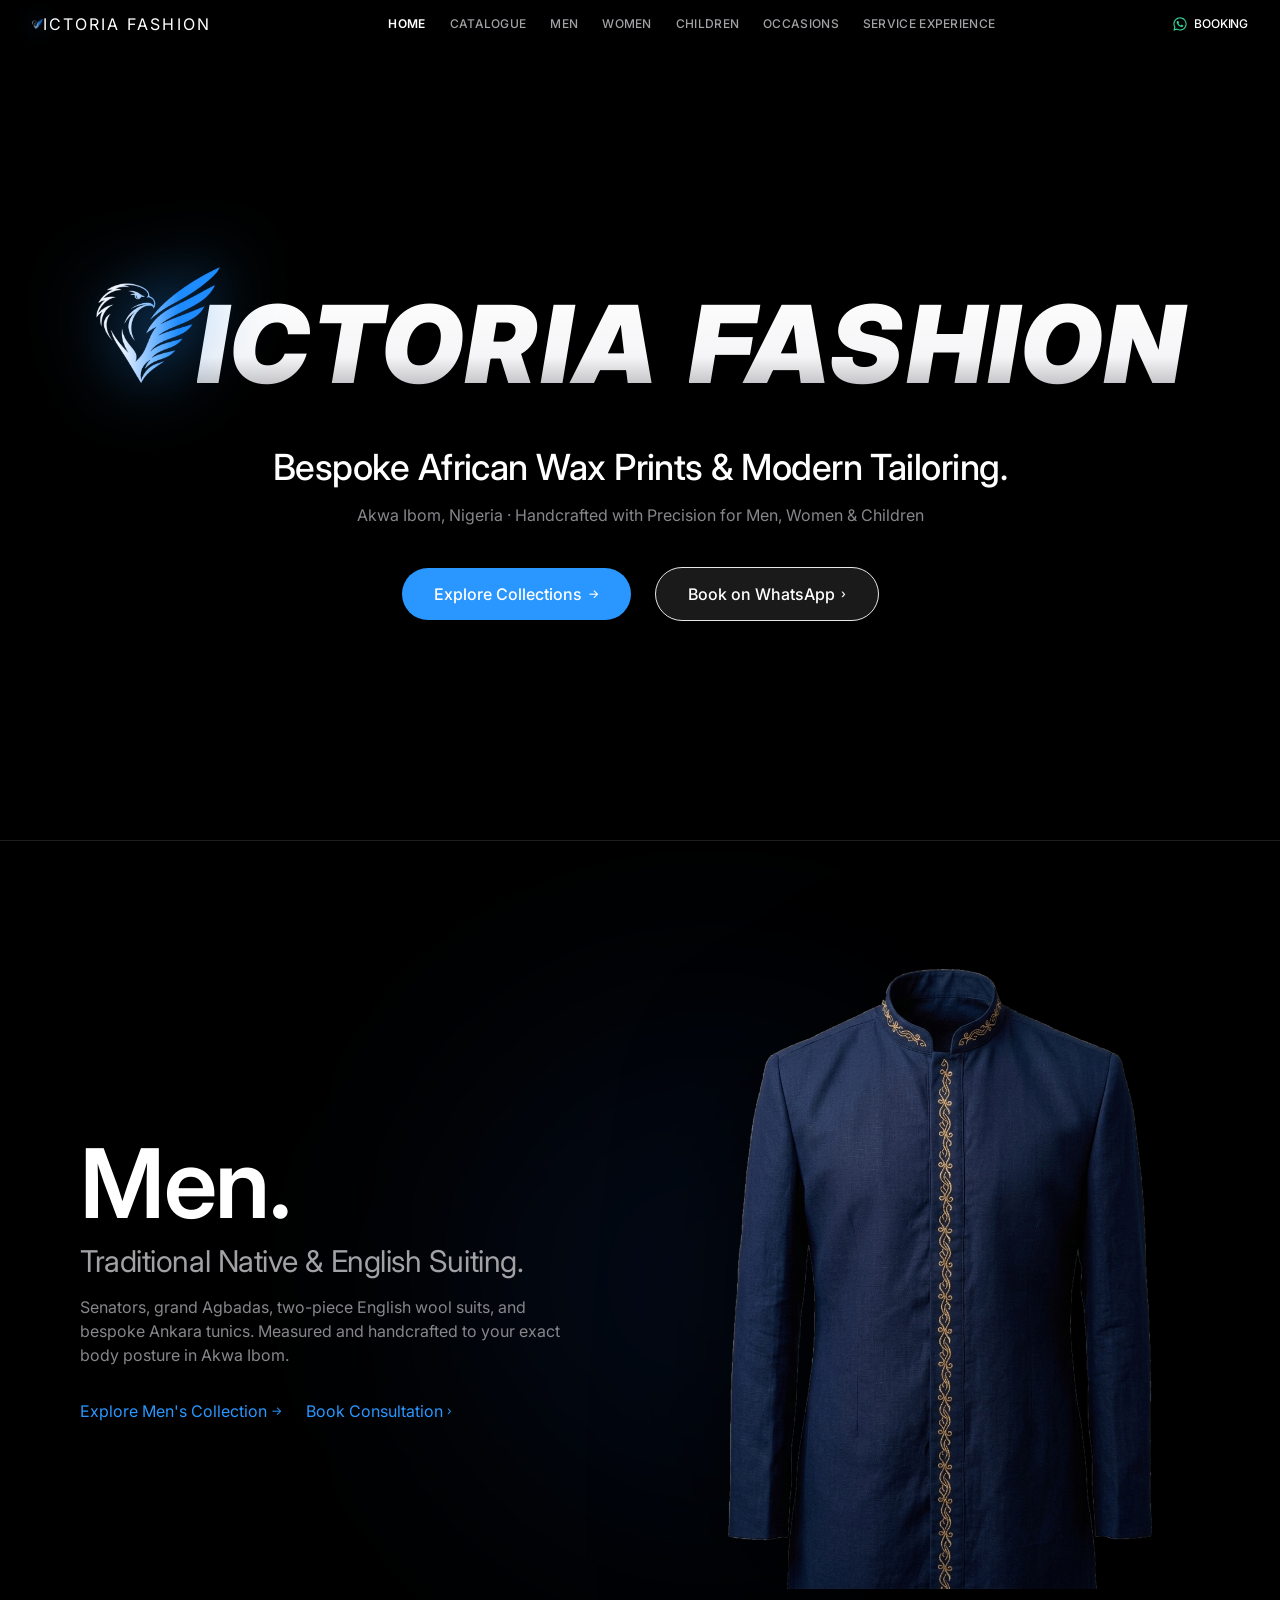
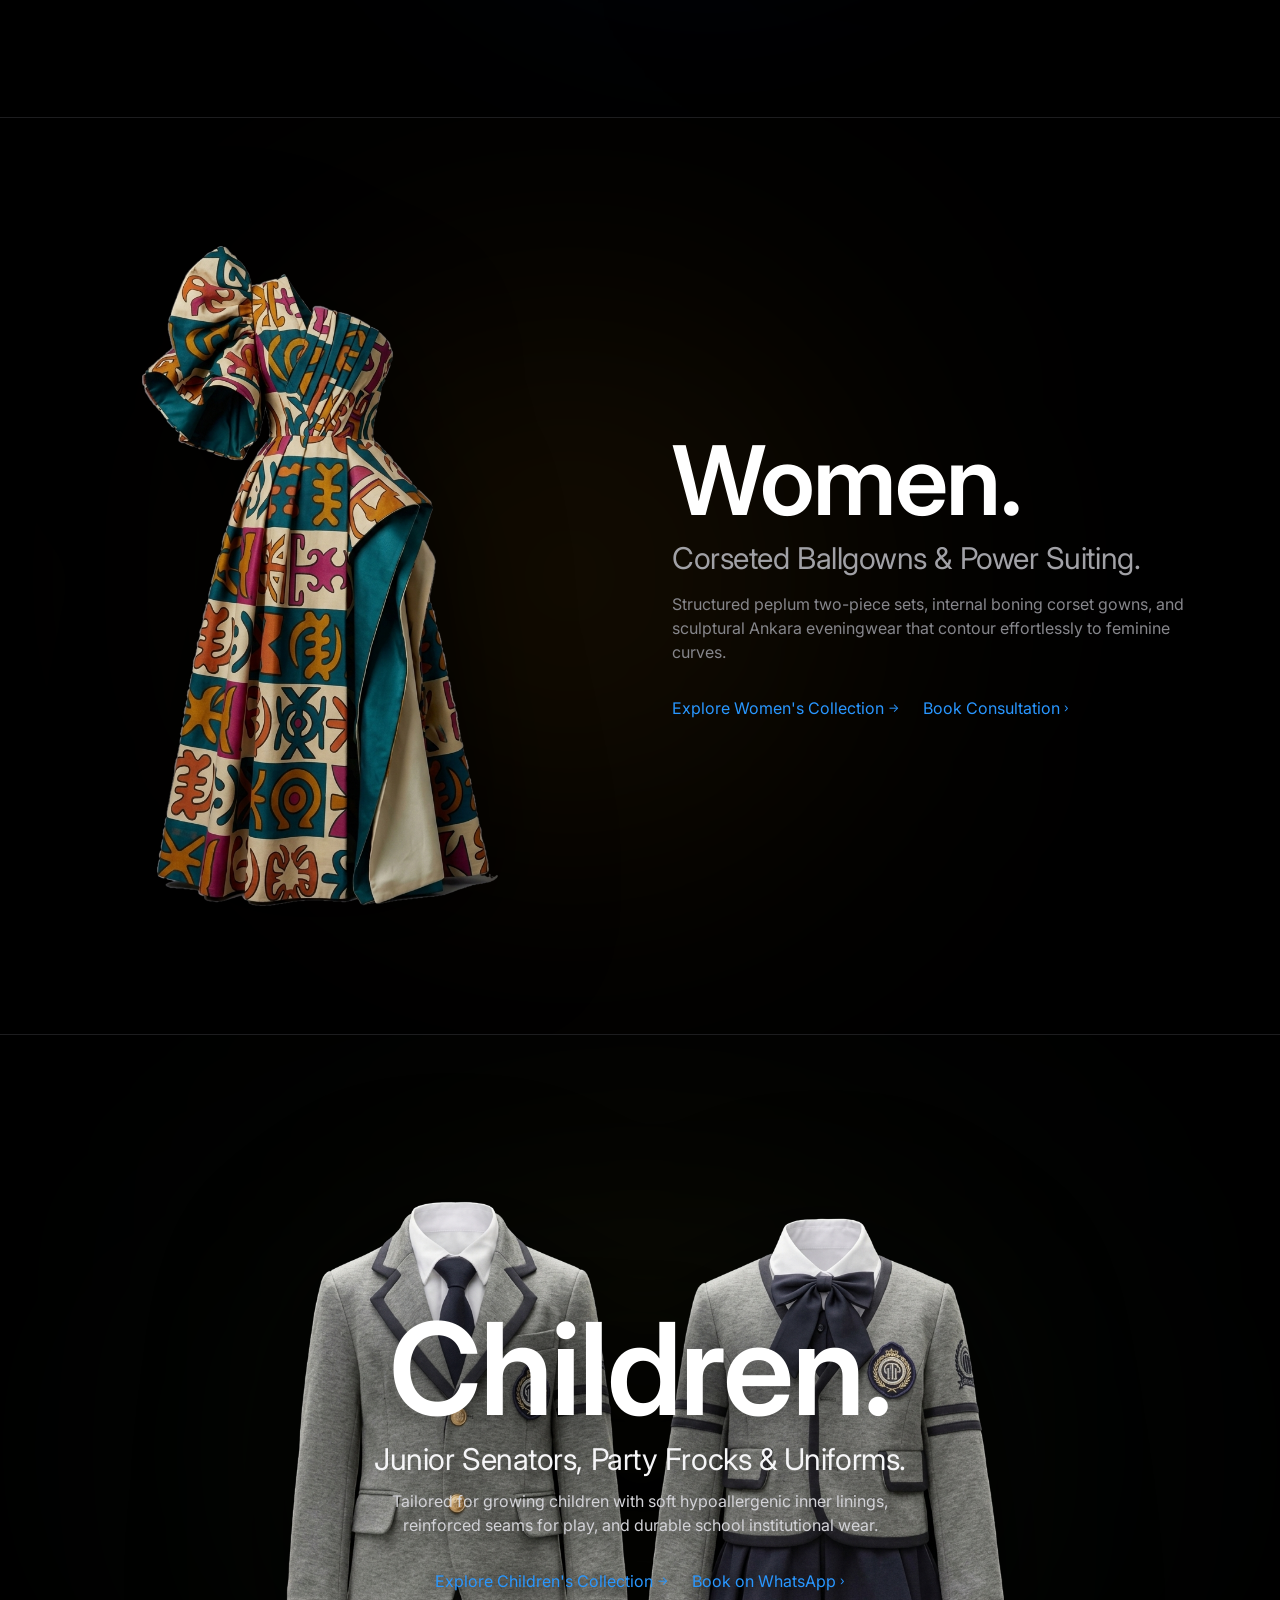
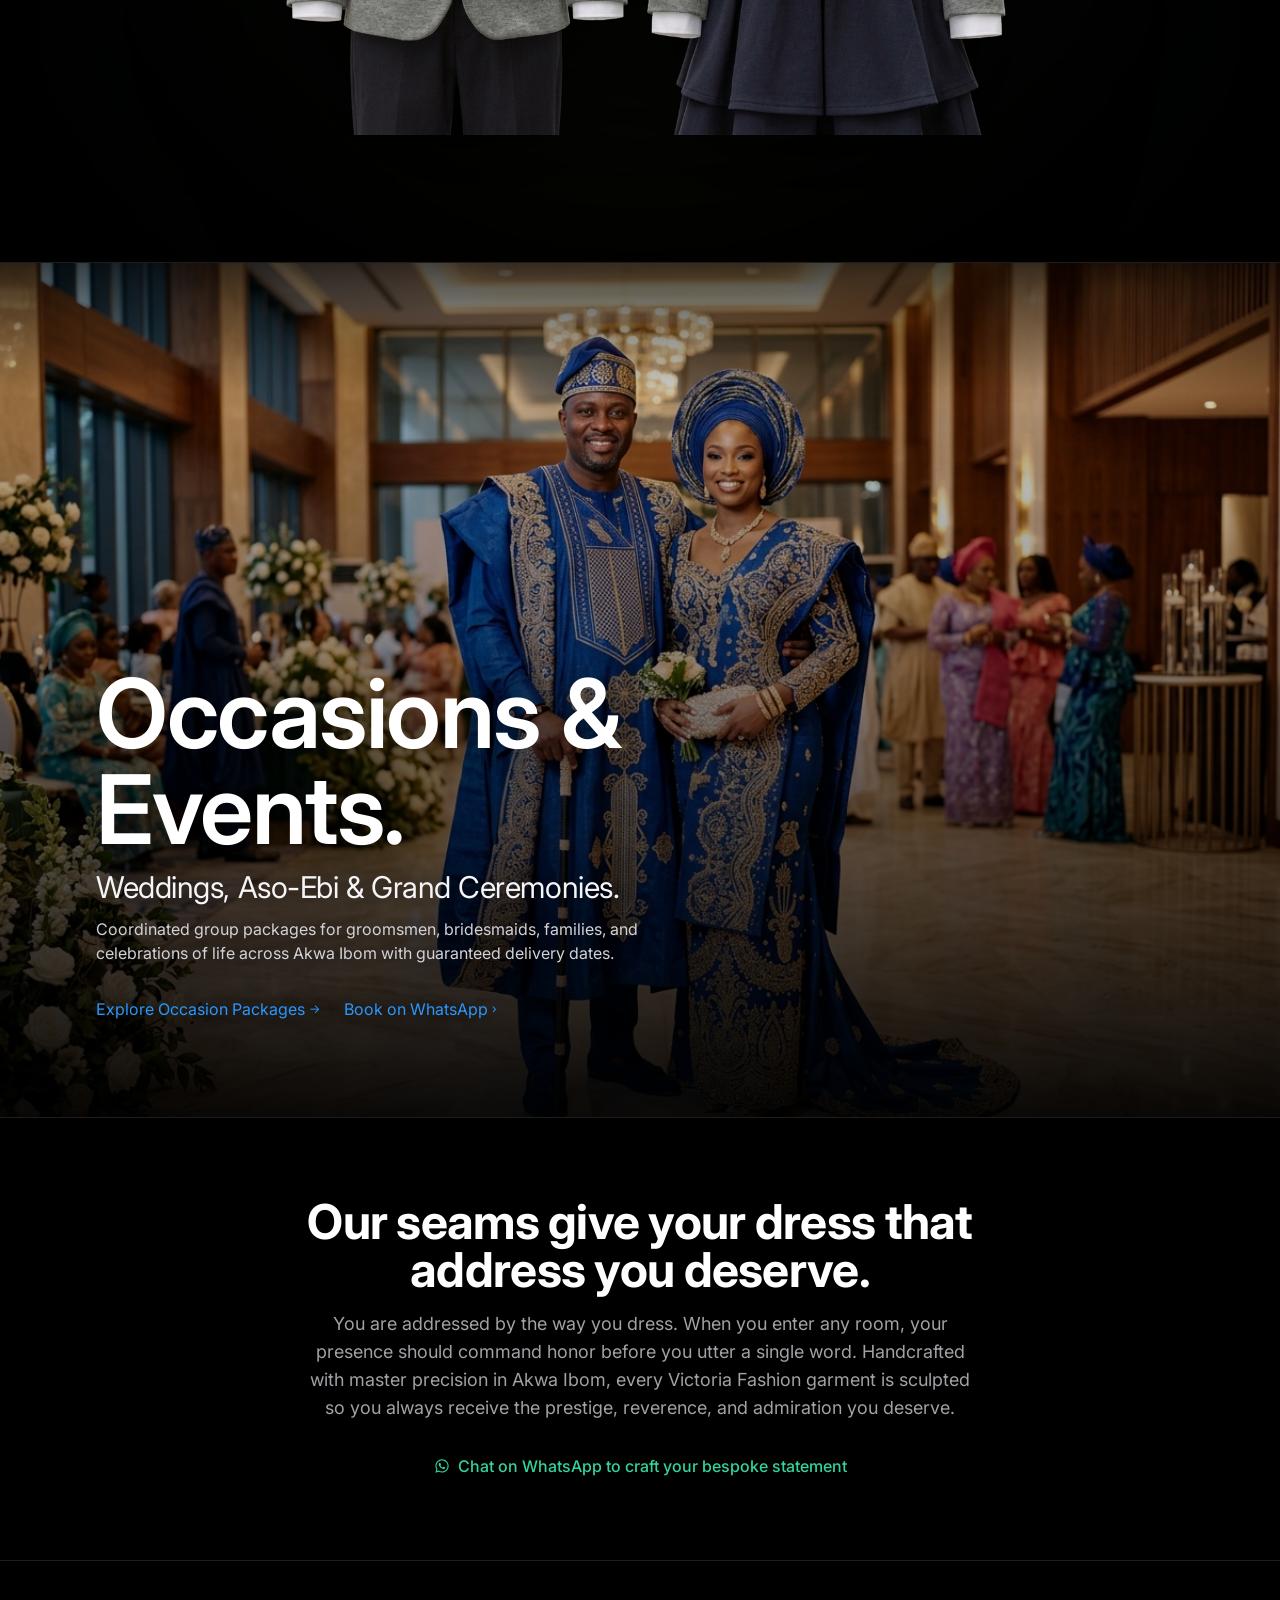
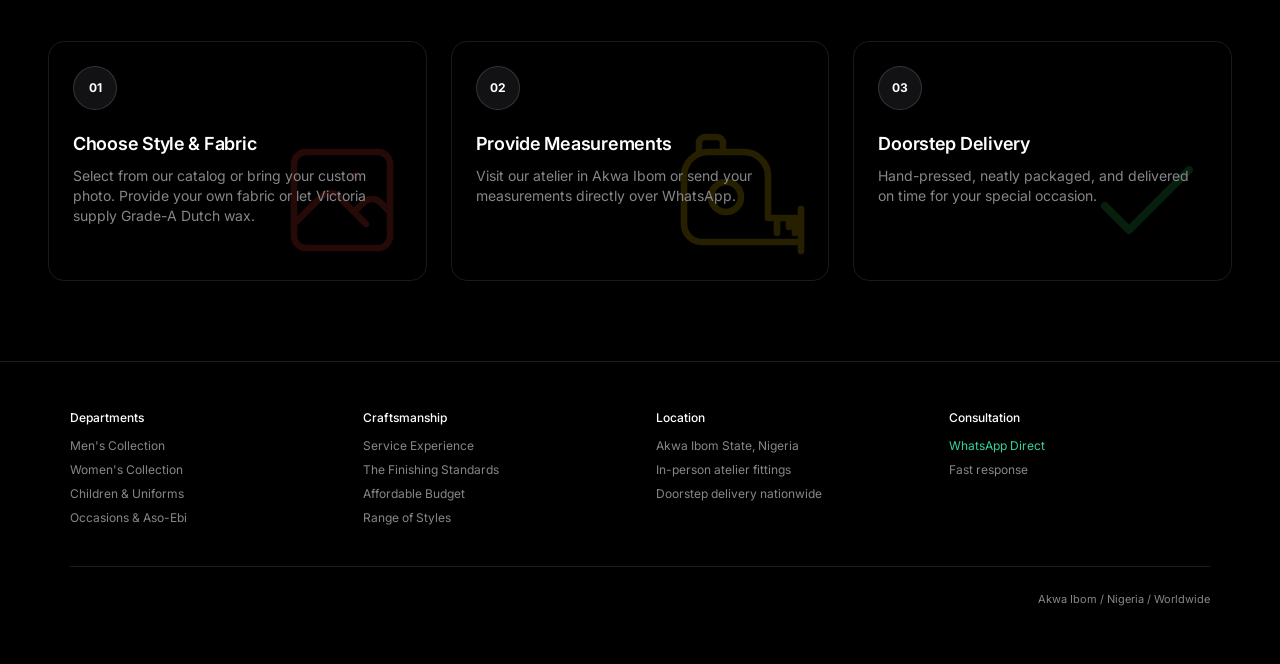
<file: index.html>
<!doctype html>
<html lang="en" class="scroll-smooth">
  <head>
    <meta charset="UTF-8" />
    <meta name="viewport" content="width=device-width, initial-scale=1.0, viewport-fit=cover" />
    <title>Victoria — Ankara Re-engineered. Designed in Akwa Ibom.</title>
    <meta name="description" content="Victoria Atelier. Discover bespoke and ready-to-wear Nigerian Ankara couture for men and women. Engineered with precision Dutch wax and bionic tailoring." />
    <meta name="theme-color" content="#000000" />
    <link rel="icon" type="image/png" href="./images/favicon.png" />
    <link rel="preconnect" href="https://fonts.googleapis.com" />
    <link rel="preconnect" href="https://fonts.gstatic.com" crossorigin />
    <link href="https://fonts.cdnfonts.com/css/sf-pro-display" rel="stylesheet" />
    <link href="https://fonts.googleapis.com/css2?family=Inter:ital,wght@0,300..900;1,300..900&display=swap" rel="stylesheet" />
    <link rel="stylesheet" href="./css/style.css" />
    <style>
      .hero-brand-heading {
        font-family: SF Pro Display, SF Pro, Inter, -apple-system, BlinkMacSystemFont, Segoe UI, Roboto, sans-serif;
        font-weight: 900;
        text-transform: uppercase;
        user-select: none;
        filter: drop-shadow(0 20px 50px rgba(0, 0, 0, 0.95));
        text-align: center;
        line-height: 0.94;
      }
      .hero-brand-word-1,
      .hero-brand-word-2 {
        display: inline-flex;
        align-items: baseline;
        justify-content: center;
      }
      .hero-brand-logo {
        height: 1.08em;
        width: auto;
        object-fit: contain;
        vertical-align: baseline;
        margin-right: -0.22em;
        display: inline-block;
        filter: drop-shadow(0 0 35px rgba(41, 151, 255, 0.85));
      }
      .hero-brand-text {
        background: linear-gradient(to bottom, #ffffff 0%, #f5f5f7 60%, #98989d 100%);
        -webkit-background-clip: text;
        -webkit-text-fill-color: transparent;
        font-weight: 900;
        font-style: italic;
        padding-right: 0.06em;
      }
      @media (max-width: 639px) {
        .hero-brand-heading {
          font-size: clamp(2.35rem, 11.2vw, 3.25rem);
          display: flex;
          flex-direction: column;
          align-items: center;
          gap: 0.04em;
        }
        .hero-brand-word-2 .hero-brand-text {
          letter-spacing: 0.05em;
        }
      }
      @media (min-width: 640px) {
        .hero-brand-heading {
          font-size: clamp(2.4rem, 8.4vw, 7.8rem);
          letter-spacing: 0.03em;
          display: block;
          white-space: nowrap;
          line-height: 1;
        }
        .hero-brand-word-1,
        .hero-brand-word-2 {
          display: inline-block;
        }
      }

      /* Mobile Overlay for Men & Women (Desktop 100% preserved >= 1024px) */
      @media (max-width: 1023px) {
        .mobile-overlay-section {
          min-height: 75vh !important;
          padding-top: 5rem !important;
          padding-bottom: 3.5rem !important;
          padding-left: 1.5rem !important;
          padding-right: 1.5rem !important;
          display: flex !important;
          flex-direction: column !important;
          justify-content: flex-end !important;
          position: relative !important;
          overflow: hidden !important;
        }
        .mobile-overlay-section .grid-wrapper {
          display: flex !important;
          flex-direction: column !important;
          justify-content: flex-end !important;
          width: 100% !important;
          margin: 0 !important;
        }
        .mobile-overlay-section .mobile-garment-wrapper {
          position: absolute !important;
          top: 0 !important;
          left: 0 !important;
          right: 0 !important;
          height: 72% !important;
          display: flex !important;
          justify-content: center !important;
          align-items: flex-start !important;
          pointer-events: none !important;
          z-index: 1 !important;
          order: 1 !important;
        }
        .mobile-overlay-section .mobile-garment-wrapper div {
          width: 100% !important;
          height: 100% !important;
          max-width: none !important;
          display: flex !important;
          justify-content: center !important;
          align-items: flex-start !important;
        }
        .mobile-overlay-section .mobile-garment-wrapper img {
          width: 100% !important;
          height: 100% !important;
          object-fit: contain !important;
          object-position: top center !important;
          max-height: none !important;
          filter: drop-shadow(0 20px 40px rgba(0, 0, 0, 0.85)) !important;
        }
        .mobile-overlay-section .mobile-scrim {
          position: absolute !important;
          inset: 0 !important;
          background: linear-gradient(to top, rgba(0,0,0,0.98) 0%, rgba(0,0,0,0.85) 35%, rgba(0,0,0,0.4) 58%, transparent 78%) !important;
          pointer-events: none !important;
          z-index: 2 !important;
        }
        .mobile-overlay-section .mobile-text-wrapper {
          position: relative !important;
          z-index: 10 !important;
          order: 2 !important;
          text-align: left !important;
        }
        .mobile-overlay-section .mobile-text-wrapper h2 {
          font-size: 2.25rem !important;
          line-height: 1.1 !important;
          font-weight: 600 !important;
          margin-bottom: 0.5rem !important;
          color: #fff !important;
          filter: drop-shadow(0 4px 20px rgba(0, 0, 0, 0.9)) !important;
        }
        .mobile-overlay-section .mobile-text-wrapper .section-subhead {
          font-size: 1.125rem !important;
          line-height: 1.35 !important;
          color: #f5f5f7 !important;
          margin-bottom: 0.75rem !important;
          filter: drop-shadow(0 2px 10px rgba(0, 0, 0, 0.9)) !important;
        }
        .mobile-overlay-section .mobile-text-wrapper .section-desc {
          font-size: 0.8125rem !important;
          line-height: 1.45 !important;
          color: #d2d2d7 !important;
          margin-bottom: 1.5rem !important;
          filter: drop-shadow(0 2px 8px rgba(0, 0, 0, 0.9)) !important;
        }
        .mobile-overlay-section .mobile-text-wrapper .section-links {
          display: flex !important;
          flex-wrap: wrap !important;
          gap: 1.25rem !important;
          font-size: 0.875rem !important;
        }
        .mobile-overlay-section .mobile-text-wrapper .section-links button {
          filter: drop-shadow(0 2px 8px rgba(0, 0, 0, 0.9)) !important;
        }
      }

      /* ===================================================
         Apple-Grade Mobile Navigation Drawer & Toggle
         Desktop layout is 100% preserved (>= 1024px)
         =================================================== */
      #mobile-drawer {
        display: none !important;
      }

      @media (max-width: 1023px) {
        #mobile-drawer {
          display: none !important;
          position: fixed !important;
          top: 48px !important;
          left: 0 !important;
          right: 0 !important;
          bottom: 0 !important;
          width: 100vw !important;
          height: calc(100vh - 48px) !important;
          height: calc(100dvh - 48px) !important;
          background: #000000 !important;
          background-color: #000000 !important;
          z-index: 99999 !important;
          overflow-y: auto !important;
          -webkit-overflow-scrolling: touch !important;
          flex-direction: column !important;
          justify-content: space-between !important;
          padding: 1.5rem 1.75rem 2.5rem 1.75rem !important;
          box-sizing: border-box !important;
        }

        #mobile-drawer.is-open {
          display: flex !important;
        }

        #mobile-menu-toggle.is-active #hamburger-icon-bars {
          display: none !important;
        }
        #mobile-menu-toggle.is-active #hamburger-icon-close {
          display: block !important;
        }

        .mobile-nav-link {
          display: flex !important;
          align-items: center !important;
          justify-content: space-between !important;
          width: 100% !important;
          text-align: left !important;
          padding: 1rem 0 !important;
          border-bottom: 1px solid rgba(255, 255, 255, 0.08) !important;
          font-family: -apple-system, BlinkMacSystemFont, 'SF Pro Display', 'Segoe UI', Roboto, sans-serif !important;
          background: transparent !important;
          cursor: pointer !important;
          transition: opacity 0.15s ease !important;
        }
        .mobile-nav-link:active {
          opacity: 0.6 !important;
        }
        .mobile-nav-link .nav-label {
          font-size: 24px !important;
          font-weight: 600 !important;
          letter-spacing: -0.015em !important;
          color: #86868b !important;
          transition: color 0.15s ease !important;
        }
        .mobile-nav-link.is-active .nav-label,
        .mobile-nav-link:active .nav-label {
          color: #ffffff !important;
        }
        .mobile-nav-link .nav-arrow {
          width: 14px !important;
          height: 14px !important;
          color: #424245 !important;
          transition: color 0.15s ease !important;
        }
        .mobile-nav-link.is-active .nav-arrow,
        .mobile-nav-link:active .nav-arrow {
          color: #ffffff !important;
        }
      }

      @media (min-width: 1024px) {
        #mobile-drawer {
          display: none !important;
        }
      }

      /* ===================================================
         Mobile Vertical Showcase Feeds (Apple Editorial Feed)
         Desktop layout (>= 1024px) is 100% UNTOUCHED
         =================================================== */
      @media (max-width: 1023px) {
        #view-men.active,
        #view-women.active,
        #view-children.active,
        #view-occasions.active {
          display: block !important;
          height: auto !important;
          min-height: auto !important;
          overflow-y: visible !important;
          overflow-x: hidden !important;
          -webkit-overflow-scrolling: touch !important;
          padding-bottom: 1.5rem !important;
        }
        .desktop-showcase-container {
          display: none !important;
        }
        .mobile-showcase-feed {
          display: block !important;
          width: 100% !important;
          max-width: 1240px !important;
          margin-left: auto !important;
          margin-right: auto !important;
          padding-left: 0.75rem !important;
          padding-right: 0.75rem !important;
          padding-bottom: 0 !important;
        }
      }

      @media (min-width: 1024px) {
        #view-men.active,
        #view-women.active,
        #view-children.active,
        #view-occasions.active {
          display: flex !important;
          flex-direction: column !important;
          justify-content: space-between !important;
          overflow: hidden !important;
          min-height: 100vh !important;
        }
        .desktop-showcase-container {
          display: flex !important;
        }
        .mobile-showcase-feed {
          display: none !important;
        }
      }
    </style>
  </head>
  <body class="bg-black text-[#f5f5f7] font-apple antialiased selection:bg-[#0071e3] selection:text-white overflow-x-hidden min-h-screen flex flex-col">

    <!-- ============================================================= -->
    <!-- 1. HEADER NAVIGATION (Minimal Desktop & Mobile Drawer)         -->
    <!-- ============================================================= -->
    <header id="main-header" class="sticky top-0 z-50 w-full transition-all duration-300 bg-black/90 backdrop-blur-md">
      <div class="max-w-[1280px] mx-auto px-4 sm:px-8 h-[48px] flex items-center justify-between text-[12px] font-normal tracking-tight text-[#d6d6d8]">
        
        <!-- Brand Name -->
        <a 
          href="#home"
          data-nav-target="home"
          class="flex items-center text-white hover:opacity-80 transition-opacity text-left whitespace-nowrap"
        >
          <img 
            src="./images/logo-v.png" 
            alt="V" 
            style="height: 0.88em; width: auto; object-fit: contain; margin-right: -0.04em; display: inline-block; vertical-align: middle; filter: drop-shadow(0 0 10px rgba(41,151,255,0.7));" 
            loading="eager"
          /><span class="font-apple font-extrabold text-sm sm:text-base tracking-[0.14em] sm:tracking-[0.16em] uppercase text-white whitespace-nowrap leading-none flex items-center">ICTORIA FASHION</span>
        </a>

        <!-- Desktop Navigation Tabs -->
        <nav class="hidden lg:flex items-center space-x-6 text-[12px] font-medium tracking-wide">
          <button data-tab="home" data-nav-target="home" class="nav-tab-btn text-white font-semibold transition-colors duration-150">HOME</button>
          <button data-tab="catalogue" data-nav-target="catalogue" class="nav-tab-btn text-[#a1a1a6] hover:text-white transition-colors duration-150">CATALOGUE</button>
          <button data-tab="men" data-nav-target="men" class="nav-tab-btn text-[#a1a1a6] hover:text-white transition-colors duration-150">MEN</button>
          <button data-tab="women" data-nav-target="women" class="nav-tab-btn text-[#a1a1a6] hover:text-white transition-colors duration-150">WOMEN</button>
          <button data-tab="children" data-nav-target="children" class="nav-tab-btn text-[#a1a1a6] hover:text-white transition-colors duration-150">CHILDREN</button>
          <button data-tab="occasions" data-nav-target="occasions" class="nav-tab-btn text-[#a1a1a6] hover:text-white transition-colors duration-150">OCCASIONS</button>
          <button data-tab="experience" data-nav-target="experience" class="nav-tab-btn text-[#a1a1a6] hover:text-white transition-colors duration-150">SERVICE EXPERIENCE</button>
        </nav>

        <!-- Right CTA: Direct WhatsApp Booking -->
        <div class="flex items-center space-x-3 sm:space-x-4 shrink-0">
          <button
            onclick="window.VictoriaApp.openBooking('', 'Men')"
            class="text-white hover:text-emerald-400 font-medium text-[12px] transition-colors flex items-center gap-1.5"
            aria-label="WhatsApp Booking"
          >
            <svg class="w-4 h-4 text-emerald-400" fill="currentColor" viewBox="0 0 24 24"><path d="M12.04 2C6.58 2 2.13 6.45 2.13 11.91C2.13 13.66 2.59 15.36 3.45 16.86L2.05 22L7.3 20.62C8.75 21.41 10.38 21.83 12.04 21.83C17.5 21.83 21.95 17.38 21.95 11.92C21.95 9.27 20.92 6.78 19.05 4.91C17.18 3.03 14.69 2 12.04 2M12.05 3.67C14.25 3.67 16.31 4.53 17.87 6.09C19.42 7.65 20.28 9.72 20.28 11.92C20.28 16.46 16.58 20.15 12.04 20.15C10.56 20.15 9.11 19.76 7.85 19L7.55 18.83L4.43 19.65L5.26 16.61L5.06 16.29C4.24 14.99 3.8 13.47 3.8 11.91C3.81 7.37 7.5 3.67 12.05 3.67M8.53 7.33C8.37 7.33 8.1 7.39 7.87 7.64C7.65 7.89 7.02 8.48 7.02 9.68C7.02 10.88 7.89 12.04 8.01 12.2C8.13 12.37 9.72 14.82 12.16 15.87C12.74 16.12 13.19 16.27 13.55 16.38C14.13 16.57 14.66 16.54 15.08 16.48C15.55 16.41 16.52 15.89 16.72 15.33C16.92 14.77 16.92 14.29 16.86 14.2C16.8 14.1 16.64 14.04 16.4 13.92C16.16 13.8 15.01 13.23 14.8 13.15C14.59 13.07 14.43 13.03 14.27 13.27C14.11 13.51 13.65 14.04 13.51 14.2C13.37 14.36 13.23 14.38 12.99 14.26C12.75 14.14 11.98 13.89 11.07 13.08C10.36 12.45 9.88 11.67 9.74 11.43C9.6 11.19 9.73 11.06 9.85 10.94C9.96 10.83 10.09 10.66 10.21 10.52C10.33 10.38 10.37 10.28 10.45 10.12C10.53 9.96 10.49 9.82 10.43 9.7C10.37 9.58 9.91 8.45 9.72 7.99C9.53 7.54 9.34 7.6 9.19 7.59C9.05 7.58 8.89 7.58 8.73 7.58L8.53 7.33Z"/></svg>
            <span class="hidden sm:inline">BOOKING</span>
          </button>

          <!-- Mobile Menu Button (Apple Minimalist Toggle) -->
          <button
            id="mobile-menu-toggle"
            class="lg:hidden text-white p-2 -mr-1.5 focus:outline-none flex items-center justify-center transition-colors cursor-pointer"
            aria-label="Toggle navigation menu"
            aria-expanded="false"
          >
            <!-- 3-line hamburger icon (visible when closed) -->
            <svg id="hamburger-icon-bars" class="w-5 h-5 text-white" fill="none" stroke="currentColor" stroke-width="2" viewBox="0 0 24 24">
              <path stroke-linecap="round" stroke-linejoin="round" d="M4 6h16M4 12h16M4 18h16"/>
            </svg>
            <!-- Apple close 'X' icon (visible when open) -->
            <svg id="hamburger-icon-close" class="w-5 h-5 text-white hidden" fill="none" stroke="currentColor" stroke-width="2" viewBox="0 0 24 24">
              <path stroke-linecap="round" stroke-linejoin="round" d="M6 18L18 6M6 6l12 12"/>
            </svg>
          </button>
        </div>
      </div>
    </header>

    <!-- Mobile Navigation Drawer (Apple Mobile Standard: 100% Jet Black, Full Viewport Overlay) -->
    <div 
      id="mobile-drawer" 
      class="mobile-drawer-apple"
    >
      <!-- Nav Links List -->
      <nav class="flex flex-col w-full" aria-label="Mobile navigation">
        <button data-nav-target="home" class="mobile-nav-link group">
          <span class="nav-label">Home</span>
          <svg class="nav-arrow" fill="none" stroke="currentColor" stroke-width="2.5" viewBox="0 0 24 24"><path stroke-linecap="round" stroke-linejoin="round" d="M9 5l7 7-7 7"/></svg>
        </button>
        
        <button data-nav-target="catalogue" class="mobile-nav-link group">
          <span class="nav-label">Catalogue</span>
          <svg class="nav-arrow" fill="none" stroke="currentColor" stroke-width="2.5" viewBox="0 0 24 24"><path stroke-linecap="round" stroke-linejoin="round" d="M9 5l7 7-7 7"/></svg>
        </button>
        
        <button data-nav-target="men" class="mobile-nav-link group">
          <span class="nav-label">Men</span>
          <svg class="nav-arrow" fill="none" stroke="currentColor" stroke-width="2.5" viewBox="0 0 24 24"><path stroke-linecap="round" stroke-linejoin="round" d="M9 5l7 7-7 7"/></svg>
        </button>
        
        <button data-nav-target="women" class="mobile-nav-link group">
          <span class="nav-label">Women</span>
          <svg class="nav-arrow" fill="none" stroke="currentColor" stroke-width="2.5" viewBox="0 0 24 24"><path stroke-linecap="round" stroke-linejoin="round" d="M9 5l7 7-7 7"/></svg>
        </button>
        
        <button data-nav-target="children" class="mobile-nav-link group">
          <span class="nav-label">Children</span>
          <svg class="nav-arrow" fill="none" stroke="currentColor" stroke-width="2.5" viewBox="0 0 24 24"><path stroke-linecap="round" stroke-linejoin="round" d="M9 5l7 7-7 7"/></svg>
        </button>
        
        <button data-nav-target="occasions" class="mobile-nav-link group">
          <span class="nav-label">Occasions</span>
          <svg class="nav-arrow" fill="none" stroke="currentColor" stroke-width="2.5" viewBox="0 0 24 24"><path stroke-linecap="round" stroke-linejoin="round" d="M9 5l7 7-7 7"/></svg>
        </button>
        
        <button data-nav-target="experience" class="mobile-nav-link group">
          <span class="nav-label">Service Experience</span>
          <svg class="nav-arrow" fill="none" stroke="currentColor" stroke-width="2.5" viewBox="0 0 24 24"><path stroke-linecap="round" stroke-linejoin="round" d="M9 5l7 7-7 7"/></svg>
        </button>
      </nav>

      <!-- Bottom Luxury Atelier Action -->
      <div class="pt-6 pb-2 w-full">
        <button
          onclick="window.VictoriaApp.openBooking('', 'General')"
          class="w-full py-4 rounded-full font-semibold text-sm text-white tracking-wide flex items-center justify-center gap-2.5 transition-all duration-200 active:scale-[0.98]"
          style="background: linear-gradient(135deg, #25D366 0%, #0d9668 100%); border: 1px solid rgba(255, 255, 255, 0.2); box-shadow: 0 10px 25px -5px rgba(37, 211, 102, 0.4), inset 0 1px 0 rgba(255, 255, 255, 0.3);"
        >
          <svg class="w-4 h-4 fill-white shrink-0" viewBox="0 0 24 24"><path d="M12.04 2C6.58 2 2.13 6.45 2.13 11.91C2.13 13.66 2.59 15.36 3.45 16.86L2.05 22L7.3 20.62C8.75 21.41 10.38 21.83 12.04 21.83C17.5 21.83 21.95 17.38 21.95 11.92C21.95 9.27 20.92 6.78 19.05 4.91C17.18 3.03 14.69 2 12.04 2M12.05 3.67C14.25 3.67 16.31 4.53 17.87 6.09C19.42 7.65 20.28 9.72 20.28 11.92C20.28 16.46 16.58 20.15 12.04 20.15C10.56 20.15 9.11 19.76 7.85 19L7.55 18.83L4.43 19.65L5.26 16.61L5.06 16.29C4.24 14.99 3.8 13.47 3.8 11.91C3.81 7.37 7.5 3.67 12.05 3.67M8.53 7.33C8.37 7.33 8.1 7.39 7.87 7.64C7.65 7.89 7.02 8.48 7.02 9.68C7.02 10.88 7.89 12.04 8.01 12.2C8.13 12.37 9.72 14.82 12.16 15.87C12.74 16.12 13.19 16.27 13.55 16.38C14.13 16.57 14.66 16.54 15.08 16.48C15.55 16.41 16.52 15.89 16.72 15.33C16.92 14.77 16.92 14.29 16.86 14.2C16.8 14.1 16.64 14.04 16.4 13.92C16.16 13.8 15.01 13.23 14.8 13.15C14.59 13.07 14.43 13.03 14.27 13.27C14.11 13.51 13.65 14.04 13.51 14.2C13.37 14.36 13.23 14.38 12.99 14.26C12.75 14.14 11.98 13.89 11.07 13.08C10.36 12.45 9.88 11.67 9.74 11.43C9.6 11.19 9.73 11.06 9.85 10.94C9.96 10.83 10.09 10.66 10.21 10.52C10.33 10.38 10.37 10.28 10.45 10.12C10.53 9.96 10.49 9.82 10.43 9.7C10.37 9.58 9.91 8.45 9.72 7.99C9.53 7.54 9.34 7.6 9.19 7.59C9.05 7.58 8.89 7.58 8.73 7.58L8.53 7.33Z"/></svg>
          <span>Chat with Victoria on WhatsApp</span>
        </button>
        <p class="text-center text-[11px] tracking-wider text-[#86868b] mt-3">Akwa Ibom Atelier · Handcrafted Haute Couture</p>
      </div>
    </div>

    <!-- ============================================================= -->
    <!-- 2. MAIN DYNAMIC VIEW CONTAINER                                 -->
    <!-- ============================================================= -->
    <main class="w-full flex-1 overflow-x-hidden">

      <!-- =========================================================== -->
      <!-- VIEW: HOME                                                  -->
      <!-- =========================================================== -->
      <section id="view-home" class="view-section active w-full bg-[#000000] text-white overflow-x-hidden">
        
        <!-- 1. HERO SECTION (Clean Luxury Brand Centerpiece) -->
        <section class="relative w-full bg-black overflow-hidden flex items-center justify-center min-h-[75vh] sm:min-h-[88vh] py-14 sm:py-28">
          <!-- Ambient Royal Sapphire & Gold Aura -->
          <div class="absolute top-1/2 left-1/2 -translate-x-1/2 -translate-y-1/2 w-[800px] h-[460px] bg-gradient-to-r from-blue-600/25 via-blue-500/15 to-indigo-600/20 blur-[150px] pointer-events-none rounded-full"></div>

          <div class="relative z-10 max-w-6xl mx-auto px-4 sm:px-8 flex flex-col items-center justify-center text-center">
            <!-- Brand Lockup: Stacked & Bold on Mobile, Single-Line on Desktop -->
            <h1 class="hero-brand-heading font-apple font-black uppercase text-center select-none drop-shadow-[0_20px_60px_rgba(0,0,0,0.95)] mb-4 sm:mb-12">
              <span class="hero-brand-word-1">
                <img 
                  src="./images/logo-v.png" 
                  alt="Victoria Fashion Logo" 
                  class="hero-brand-logo"
                /><span class="hero-brand-text">ICTORIA</span>
              </span><span class="hidden sm:inline">&nbsp;</span><span class="hero-brand-word-2">
                <span class="hero-brand-text">FASHION</span>
              </span>
            </h1>

            <!-- Subheading Tagline (Apple Balanced Rhythm) -->
            <p class="font-apple text-base sm:text-3xl lg:text-4xl text-white font-medium tracking-tight mb-2.5 sm:mb-4 max-w-[340px] sm:max-w-3xl drop-shadow-[0_4px_24px_rgba(0,0,0,0.95)]" style="text-wrap: balance;">
              Bespoke African Wax Prints &amp; Modern Tailoring.
            </p>

            <p class="font-apple text-[11px] sm:text-base text-[#86868b] sm:text-[#a1a1a6] mb-6 sm:mb-10 font-normal max-w-[320px] sm:max-w-xl mx-auto drop-shadow-[0_2px_12px_rgba(0,0,0,0.95)] px-2" style="text-wrap: balance;">
              Akwa Ibom, Nigeria · Handcrafted with Precision for Men, Women &amp; Children
            </p>

            <!-- Luxury Action Buttons (Side-by-Side Apple Pills on Mobile & Desktop) -->
            <div class="flex flex-row items-center justify-center gap-2.5 sm:gap-6 text-xs sm:text-base">
              <button
                data-nav-target="men"
                class="bg-[#2997ff] hover:bg-[#0077ed] text-white px-5 sm:px-8 py-2.5 sm:py-3.5 rounded-full font-medium transition-all duration-300 drop-shadow-[0_4px_20px_rgba(41,151,255,0.4)] hover:scale-105 inline-flex items-center gap-1.5 sm:gap-2 shrink-0 cursor-pointer"
              >
                <span>Explore Collections</span>
                <span class="text-[10px] sm:text-xs">→</span>
              </button>
              <button
                onclick="window.VictoriaApp.openBooking('', 'Men')"
                class="bg-white/10 hover:bg-white/20 text-white border border-white/25 px-4.5 sm:px-8 py-2.5 sm:py-3.5 rounded-full font-medium transition-all duration-300 backdrop-blur-md hover:scale-105 inline-flex items-center gap-1.5 sm:gap-2 shrink-0 cursor-pointer"
              >
                <span>Book on WhatsApp</span>
                <span class="text-[10px] sm:text-xs">›</span>
              </button>
            </div>
          </div>
        </section>

        <!-- 2. MEN SECTION -->
        <section class="mobile-overlay-section relative w-full py-20 sm:py-32 px-6 sm:px-12 lg:px-20 border-t border-[#1d1d1f] overflow-hidden bg-black">
          <div class="mobile-scrim lg:hidden"></div>
          <div class="absolute right-1/4 top-1/2 -translate-y-1/2 w-[500px] h-[500px] bg-blue-600/10 blur-[130px] pointer-events-none rounded-full"></div>
          <div class="grid-wrapper max-w-[1300px] mx-auto grid grid-cols-1 lg:grid-cols-12 gap-10 lg:gap-16 items-center">
            <div class="mobile-text-wrapper lg:col-span-6 text-left z-10">
              <h2 class="font-apple text-5xl sm:text-7xl lg:text-8xl font-semibold tracking-tight text-white mb-3">Men.</h2>
              <p class="section-subhead text-xl sm:text-3xl text-[#a1a1a6] font-normal tracking-tight mb-4">Traditional Native & English Suiting.</p>
              <p class="section-desc text-sm sm:text-base text-[#86868b] leading-relaxed mb-8 font-normal max-w-lg">
                Senators, grand Agbadas, two-piece English wool suits, and bespoke Ankara tunics. Measured and handcrafted to your exact body posture in Akwa Ibom.
              </p>
              <div class="section-links flex flex-wrap items-center gap-6 text-sm sm:text-base">
                <button data-nav-target="men" class="text-[#2997ff] hover:underline inline-flex items-center gap-1 font-normal">
                  <span>Explore Men's Collection</span><span class="text-xs">→</span>
                </button>
                <button onclick="window.VictoriaApp.openBooking('', 'Men')" class="text-[#2997ff] hover:underline inline-flex items-center gap-1 font-normal">
                  <span>Book Consultation</span><span class="text-xs">›</span>
                </button>
              </div>
            </div>
            <div class="mobile-garment-wrapper lg:col-span-6 flex justify-center lg:justify-end z-10">
              <div class="w-full max-w-[520px] flex justify-center lg:justify-end">
                <img src="./images/men-garment.png" alt="Victoria Fashion Bespoke Men Native Tunic" class="w-full h-auto max-h-[620px] object-contain drop-shadow-[0_25px_60px_rgba(0,0,0,0.85)]" loading="lazy" />
              </div>
            </div>
          </div>
        </section>

        <!-- 3. WOMEN SECTION -->
        <section class="mobile-overlay-section relative w-full py-20 sm:py-32 px-6 sm:px-12 lg:px-20 border-t border-[#1d1d1f] overflow-hidden bg-black">
          <div class="mobile-scrim lg:hidden"></div>
          <div class="absolute left-1/4 top-1/2 -translate-y-1/2 w-[500px] h-[500px] bg-amber-500/10 blur-[140px] pointer-events-none rounded-full"></div>
          <div class="grid-wrapper max-w-[1300px] mx-auto grid grid-cols-1 lg:grid-cols-12 gap-10 lg:gap-16 items-center">
            <div class="mobile-garment-wrapper lg:col-span-6 flex justify-center lg:justify-start z-10 order-2 lg:order-1">
              <div class="w-full max-w-[480px] flex justify-center lg:justify-start">
                <img src="./images/women-garment.png" alt="Victoria Fashion Bespoke Women One-Shoulder Gown" class="w-full h-auto max-h-[660px] object-contain drop-shadow-[0_25px_60px_rgba(0,0,0,0.9)]" loading="lazy" />
              </div>
            </div>
            <div class="mobile-text-wrapper lg:col-span-6 text-left z-10 order-1 lg:order-2">
              <h2 class="font-apple text-5xl sm:text-7xl lg:text-8xl font-semibold tracking-tight text-white mb-3">Women.</h2>
              <p class="section-subhead text-xl sm:text-3xl text-[#a1a1a6] font-normal tracking-tight mb-4">Corseted Ballgowns & Power Suiting.</p>
              <p class="section-desc text-sm sm:text-base text-[#86868b] leading-relaxed mb-8 font-normal max-w-lg">
                Structured peplum two-piece sets, internal boning corset gowns, and sculptural Ankara eveningwear that contour effortlessly to feminine curves.
              </p>
              <div class="section-links flex flex-wrap items-center gap-6 text-sm sm:text-base">
                <button data-nav-target="women" class="text-[#2997ff] hover:underline inline-flex items-center gap-1 font-normal">
                  <span>Explore Women's Collection</span><span class="text-xs">→</span>
                </button>
                <button onclick="window.VictoriaApp.openBooking('', 'Women')" class="text-[#2997ff] hover:underline inline-flex items-center gap-1 font-normal">
                  <span>Book Consultation</span><span class="text-xs">›</span>
                </button>
              </div>
            </div>
          </div>
        </section>

        <!-- 4. CHILDREN SECTION -->
        <section class="relative w-full min-h-[85vh] sm:min-h-[92vh] border-t border-[#1d1d1f] overflow-hidden bg-black flex items-center justify-center py-16 sm:py-24 px-4 sm:px-8">
          <div class="absolute top-1/2 left-1/2 -translate-x-1/2 -translate-y-1/2 w-[700px] h-[450px] bg-gradient-to-r from-emerald-500/10 via-amber-500/10 to-teal-500/10 blur-[150px] pointer-events-none rounded-full"></div>
          <div class="relative z-0 max-w-3xl w-full flex justify-center items-center">
            <img src="./images/children-garment.png" alt="Victoria Fashion Children Attire & Institutional Uniforms" class="w-full h-auto max-h-[620px] sm:max-h-[720px] object-contain drop-shadow-[0_30px_70px_rgba(0,0,0,0.95)] select-none" loading="lazy" />
          </div>
          <div class="absolute inset-0 bg-radial from-black/50 via-black/30 to-transparent pointer-events-none"></div>
          <div class="absolute inset-0 z-10 flex flex-col items-center justify-center text-center px-6 pointer-events-none">
            <div class="pointer-events-auto max-w-2xl flex flex-col items-center">
              <h2 class="font-apple text-4xl sm:text-6xl lg:text-8xl xl:text-9xl font-semibold tracking-tight text-white mb-2 drop-shadow-[0_6px_32px_rgba(0,0,0,0.95)]">Children.</h2>
              <p class="font-apple text-lg sm:text-2xl lg:text-3xl text-[#f5f5f7] font-normal tracking-tight mb-3 drop-shadow-[0_4px_16px_rgba(0,0,0,0.95)]">Junior Senators, Party Frocks & Uniforms.</p>
              <p class="font-apple text-xs sm:text-sm md:text-base text-[#d2d2d7] leading-relaxed max-w-xl mx-auto mb-8 font-normal drop-shadow-[0_3px_12px_rgba(0,0,0,0.95)] px-4">
                Tailored for growing children with soft hypoallergenic inner linings, reinforced seams for play, and durable school institutional wear.
              </p>
              <div class="flex flex-wrap items-center justify-center gap-6 text-sm sm:text-base">
                <button data-nav-target="children" class="text-[#2997ff] hover:underline inline-flex items-center gap-1 font-normal drop-shadow-[0_2px_8px_rgba(0,0,0,0.95)]">
                  <span>Explore Children's Collection</span><span class="text-xs">→</span>
                </button>
                <button onclick="window.VictoriaApp.openBooking('', 'Children & School Uniforms')" class="text-[#2997ff] hover:underline inline-flex items-center gap-1 font-normal drop-shadow-[0_2px_8px_rgba(0,0,0,0.95)]">
                  <span>Book on WhatsApp</span><span class="text-xs">›</span>
                </button>
              </div>
            </div>
          </div>
        </section>

        <!-- 5. OCCASIONS SECTION -->
        <section class="relative w-full min-h-[75vh] sm:min-h-[88vh] lg:min-h-[95vh] border-t border-[#1d1d1f] overflow-hidden bg-black flex items-end">
          <img src="./images/occasions-asoebi.jpg" alt="Victoria Fashion Royal Couple Aso-Ebi" class="absolute inset-0 w-full h-full object-cover object-top sm:object-center select-none" loading="lazy" />
          <div class="absolute inset-0 bg-gradient-to-t from-black/95 via-black/45 to-black/10 pointer-events-none"></div>
          <div class="absolute inset-x-0 top-0 h-32 bg-gradient-to-b from-black/70 to-transparent pointer-events-none"></div>
          <div class="relative z-10 w-full px-6 sm:px-16 lg:px-24 pb-14 sm:pb-24 pt-32 max-w-[1300px] mx-auto text-left">
            <div class="max-w-3xl">
              <h2 class="font-apple text-3xl xs:text-4xl sm:text-6xl lg:text-7xl xl:text-8xl font-semibold tracking-tight text-white mb-3 drop-shadow-[0_4px_24px_rgba(0,0,0,0.9)]">Occasions & Events.</h2>
              <p class="font-apple text-lg sm:text-2xl lg:text-3xl text-[#f5f5f7] font-normal tracking-tight mb-3 drop-shadow-[0_2px_12px_rgba(0,0,0,0.9)]">Weddings, Aso-Ebi & Grand Ceremonies.</p>
              <p class="text-sm sm:text-base text-[#d2d2d7] leading-relaxed mb-8 font-normal max-w-xl drop-shadow-[0_2px_8px_rgba(0,0,0,0.9)]">
                Coordinated group packages for groomsmen, bridesmaids, families, and celebrations of life across Akwa Ibom with guaranteed delivery dates.
              </p>
              <div class="flex flex-wrap items-center gap-6 text-sm sm:text-base">
                <button data-nav-target="occasions" class="text-[#2997ff] hover:underline inline-flex items-center gap-1 font-normal drop-shadow-[0_2px_8px_rgba(0,0,0,0.9)]">
                  <span>Explore Occasion Packages</span><span class="text-xs">→</span>
                </button>
                <button onclick="window.VictoriaApp.openBooking('', 'Occasions & Aso-Ebi')" class="text-[#2997ff] hover:underline inline-flex items-center gap-1 font-normal drop-shadow-[0_2px_8px_rgba(0,0,0,0.9)]">
                  <span>Book on WhatsApp</span><span class="text-xs">›</span>
                </button>
              </div>
            </div>
          </div>
        </section>

        <!-- 6. BESPOKE PRESTIGE & PRESENCE -->
        <section class="w-full py-20 px-6 sm:px-12 border-t border-[#1d1d1f] text-center">
          <div class="max-w-3xl mx-auto">
            <h3 class="font-apple text-2xl sm:text-4xl lg:text-5xl font-bold text-white tracking-tight mb-4">
              Our seams give your dress that address you deserve.
            </h3>
            <p class="text-base sm:text-lg text-[#a1a1a6] leading-relaxed mb-8 max-w-2xl mx-auto">
              You are addressed by the way you dress. When you enter any room, your presence should command honor before you utter a single word. Handcrafted with master precision in Akwa Ibom, every Victoria Fashion garment is sculpted so you always receive the prestige, reverence, and admiration you deserve.
            </p>
            <button onclick="window.VictoriaApp.openBooking('Bespoke Commission', 'Men')" class="text-emerald-400 hover:underline text-base font-medium inline-flex items-center gap-2">
              <svg class="w-4 h-4 fill-emerald-400" viewBox="0 0 24 24"><path d="M12.04 2C6.58 2 2.13 6.45 2.13 11.91C2.13 13.66 2.59 15.36 3.45 16.86L2.05 22L7.3 20.62C8.75 21.41 10.38 21.83 12.04 21.83C17.5 21.83 21.95 17.38 21.95 11.92C21.95 9.27 20.92 6.78 19.05 4.91C17.18 3.03 14.69 2 12.04 2M12.05 3.67C14.25 3.67 16.31 4.53 17.87 6.09C19.42 7.65 20.28 9.72 20.28 11.92C20.28 16.46 16.58 20.15 12.04 20.15C10.56 20.15 9.11 19.76 7.85 19L7.55 18.83L4.43 19.65L5.26 16.61L5.06 16.29C4.24 14.99 3.8 13.47 3.8 11.91C3.81 7.37 7.5 3.67 12.05 3.67M8.53 7.33C8.37 7.33 8.1 7.39 7.87 7.64C7.65 7.89 7.02 8.48 7.02 9.68C7.02 10.88 7.89 12.04 8.01 12.2C8.13 12.37 9.72 14.82 12.16 15.87C12.74 16.12 13.19 16.27 13.55 16.38C14.13 16.57 14.66 16.54 15.08 16.48C15.55 16.41 16.52 15.89 16.72 15.33C16.92 14.77 16.92 14.29 16.86 14.2C16.8 14.1 16.64 14.04 16.4 13.92C16.16 13.8 15.01 13.23 14.8 13.15C14.59 13.07 14.43 13.03 14.27 13.27C14.11 13.51 13.65 14.04 13.51 14.2C13.37 14.36 13.23 14.38 12.99 14.26C12.75 14.14 11.98 13.89 11.07 13.08C10.36 12.45 9.88 11.67 9.74 11.43C9.6 11.19 9.73 11.06 9.85 10.94C9.96 10.83 10.09 10.66 10.21 10.52C10.33 10.38 10.37 10.28 10.45 10.12C10.53 9.96 10.49 9.82 10.43 9.7C10.37 9.58 9.91 8.45 9.72 7.99C9.53 7.54 9.34 7.6 9.19 7.59C9.05 7.58 8.89 7.58 8.73 7.58L8.53 7.33Z"/></svg>
              <span>Chat on WhatsApp to craft your bespoke statement</span>
            </button>
          </div>
        </section>

        <!-- 7. 3-STEP PROCESS WITH ANIMATED BESPOKE JOURNEY -->
        <section class="w-full py-20 px-6 sm:px-12 border-t border-[#1d1d1f] relative overflow-hidden">
          <style>
            .process-track-beam {
              position: absolute;
              top: 0;
              width: 140px;
              height: 100%;
              background: linear-gradient(90deg, transparent 0%, rgba(255,69,58,0.85) 20%, rgba(255,214,10,0.85) 50%, rgba(48,209,88,0.85) 80%, transparent 100%);
              filter: drop-shadow(0 0 8px rgba(255,214,10,0.5));
              animation: stepBeamMove 7.5s ease-in-out infinite;
            }
            @keyframes stepBeamMove {
              0% { left: -140px; opacity: 0; }
              5% { opacity: 1; }
              85% { opacity: 1; }
              100% { left: 100%; opacity: 0; }
            }
            .step-card-1 {
              animation: stepHighlight1 7.5s ease-in-out infinite;
            }
            .step-card-2 {
              animation: stepHighlight2 7.5s ease-in-out infinite;
            }
            .step-card-3 {
              animation: stepHighlight3 7.5s ease-in-out infinite;
            }
            @keyframes stepHighlight1 {
              0%, 30% {
                border-color: rgba(255, 69, 58, 0.45);
                box-shadow: 0 10px 30px -10px rgba(255, 69, 58, 0.25), inset 0 1px 0 rgba(255,255,255,0.15);
                transform: translateY(-4px);
              }
              36%, 100% {
                border-color: rgba(255, 255, 255, 0.08);
                box-shadow: 0 4px 14px rgba(0,0,0,0.3);
                transform: translateY(0);
              }
            }
            @keyframes stepHighlight2 {
              0%, 28% {
                border-color: rgba(255, 255, 255, 0.08);
                box-shadow: 0 4px 14px rgba(0,0,0,0.3);
                transform: translateY(0);
              }
              33%, 63% {
                border-color: rgba(255, 214, 10, 0.45);
                box-shadow: 0 10px 30px -10px rgba(255, 214, 10, 0.25), inset 0 1px 0 rgba(255,255,255,0.15);
                transform: translateY(-4px);
              }
              69%, 100% {
                border-color: rgba(255, 255, 255, 0.08);
                box-shadow: 0 4px 14px rgba(0,0,0,0.3);
                transform: translateY(0);
              }
            }
            @keyframes stepHighlight3 {
              0%, 61% {
                border-color: rgba(255, 255, 255, 0.08);
                box-shadow: 0 4px 14px rgba(0,0,0,0.3);
                transform: translateY(0);
              }
              66%, 96% {
                border-color: rgba(48, 209, 88, 0.45);
                box-shadow: 0 10px 30px -10px rgba(48, 209, 88, 0.25), inset 0 1px 0 rgba(255,255,255,0.15);
                transform: translateY(-4px);
              }
              100% {
                border-color: rgba(255, 255, 255, 0.08);
                box-shadow: 0 4px 14px rgba(0,0,0,0.3);
                transform: translateY(0);
              }
            }
            .step-badge-1 {
              animation: badgePulse1 7.5s ease-in-out infinite;
            }
            .step-badge-2 {
              animation: badgePulse2 7.5s ease-in-out infinite;
            }
            .step-badge-3 {
              animation: badgePulse3 7.5s ease-in-out infinite;
            }
            @keyframes badgePulse1 {
              0%, 30% {
                border-color: #ff453a;
                background: rgba(255, 69, 58, 0.15);
                color: #ff453a;
                box-shadow: 0 0 18px rgba(255, 69, 58, 0.6);
                transform: scale(1.06);
              }
              36%, 100% {
                border-color: rgba(255, 255, 255, 0.15);
                background: #121214;
                color: #86868b;
                box-shadow: none;
                transform: scale(1);
              }
            }
            @keyframes badgePulse2 {
              0%, 28% {
                border-color: rgba(255, 255, 255, 0.15);
                background: #121214;
                color: #86868b;
                box-shadow: none;
                transform: scale(1);
              }
              33%, 63% {
                border-color: #ffd60a;
                background: rgba(255, 214, 10, 0.15);
                color: #ffd60a;
                box-shadow: 0 0 18px rgba(255, 214, 10, 0.6);
                transform: scale(1.06);
              }
              69%, 100% {
                border-color: rgba(255, 255, 255, 0.15);
                background: #121214;
                color: #86868b;
                box-shadow: none;
                transform: scale(1);
              }
            }
            @keyframes badgePulse3 {
              0%, 61% {
                border-color: rgba(255, 255, 255, 0.15);
                background: #121214;
                color: #86868b;
                box-shadow: none;
                transform: scale(1);
              }
              66%, 96% {
                border-color: #30d158;
                background: rgba(48, 209, 88, 0.15);
                color: #30d158;
                box-shadow: 0 0 18px rgba(48, 209, 88, 0.6);
                transform: scale(1.06);
              }
              100% {
                border-color: rgba(255, 255, 255, 0.15);
                background: #121214;
                color: #86868b;
                box-shadow: none;
                transform: scale(1);
              }
            }
            .step-card-1:hover {
              animation: none !important;
              border-color: rgba(255, 69, 58, 0.45) !important;
              box-shadow: 0 16px 40px -10px rgba(255, 69, 58, 0.25) !important;
              transform: translateY(-6px) !important;
            }
            .step-card-1:hover .step-badge {
              animation: none !important;
              border-color: #ff453a !important;
              background: rgba(255, 69, 58, 0.15) !important;
              color: #ff453a !important;
              box-shadow: 0 0 20px rgba(255, 69, 58, 0.5) !important;
            }
            .step-card-2:hover {
              animation: none !important;
              border-color: rgba(255, 214, 10, 0.45) !important;
              box-shadow: 0 16px 40px -10px rgba(255, 214, 10, 0.25) !important;
              transform: translateY(-6px) !important;
            }
            .step-card-2:hover .step-badge {
              animation: none !important;
              border-color: #ffd60a !important;
              background: rgba(255, 214, 10, 0.15) !important;
              color: #ffd60a !important;
              box-shadow: 0 0 20px rgba(255, 214, 10, 0.5) !important;
            }
            .step-card-3:hover {
              animation: none !important;
              border-color: rgba(48, 209, 88, 0.45) !important;
              box-shadow: 0 16px 40px -10px rgba(48, 209, 88, 0.25) !important;
              transform: translateY(-6px) !important;
            }
            .step-card-3:hover .step-badge {
              animation: none !important;
              border-color: #30d158 !important;
              background: rgba(48, 209, 88, 0.15) !important;
              color: #30d158 !important;
              box-shadow: 0 0 20px rgba(48, 209, 88, 0.5) !important;
            }
            .step-watermark-icon {
              position: absolute !important;
              right: 12px !important;
              bottom: 8px !important;
              left: auto !important;
              top: auto !important;
              pointer-events: none !important;
              z-index: 1 !important;
              opacity: 0.15 !important;
              transition: all 0.4s ease !important;
            }
            .step-watermark-icon svg {
              width: 144px !important;
              height: 144px !important;
              display: block !important;
            }
            .step-watermark-1 {
              color: #ff453a !important;
              animation: watermarkPulse1 7.5s ease-in-out infinite;
            }
            .step-watermark-2 {
              color: #ffd60a !important;
              animation: watermarkPulse2 7.5s ease-in-out infinite;
            }
            .step-watermark-3 {
              color: #30d158 !important;
              animation: watermarkPulse3 7.5s ease-in-out infinite;
            }
            @keyframes watermarkPulse1 {
              0%, 30% { opacity: 0.35 !important; transform: scale(1.04); }
              36%, 100% { opacity: 0.15 !important; transform: scale(1); }
            }
            @keyframes watermarkPulse2 {
              0%, 28% { opacity: 0.15 !important; transform: scale(1); }
              33%, 63% { opacity: 0.35 !important; transform: scale(1.04); }
              69%, 100% { opacity: 0.15 !important; transform: scale(1); }
            }
            @keyframes watermarkPulse3 {
              0%, 61% { opacity: 0.15 !important; transform: scale(1); }
              66%, 96% { opacity: 0.35 !important; transform: scale(1.04); }
              100% { opacity: 0.15 !important; transform: scale(1); }
            }
            .process-step-card:hover .step-watermark-icon {
              animation: none !important;
              opacity: 0.45 !important;
              transform: scale(1.06) !important;
            }
            @media (prefers-reduced-motion: reduce) {
              .process-step-card,
              .step-badge,
              .step-watermark-icon,
              .process-track-beam {
                animation: none !important;
                transform: none !important;
              }
            }
            #view-booking.active {
              display: flex !important;
            }
          </style>

          <div class="max-w-[1080px] mx-auto text-left">
            
            <!-- Process Step Cards Grid -->
            <div class="relative grid grid-cols-1 md:grid-cols-3 gap-6 sm:gap-8">
              
              <!-- Connecting Line between Cards (Desktop) -->
              <div class="hidden md:block absolute top-[52px] left-[15%] right-[15%] h-[2px] bg-white/10 overflow-hidden pointer-events-none z-0">
                <div class="process-track-beam"></div>
              </div>

              <!-- Step 1 Card -->
              <div class="process-step-card step-card-1 relative z-10 bg-[#121214]/90 backdrop-blur-md border border-white/10 rounded-2xl p-6 sm:p-7 flex flex-col justify-between transition-all duration-300 overflow-hidden" style="position: relative; overflow: hidden; min-height: 240px;">
                <div class="relative z-10">
                  <div class="mb-5">
                    <div class="step-badge step-badge-1 w-11 h-11 rounded-full border border-white/15 bg-[#121214] flex items-center justify-center font-bold text-xs transition-all duration-300">
                      01
                    </div>
                  </div>
                  <h4 class="text-white text-base sm:text-lg font-semibold tracking-tight mb-2">Choose Style & Fabric</h4>
                  <p class="text-xs sm:text-sm text-[#86868b] leading-relaxed">Select from our catalog or bring your custom photo. Provide your own fabric or let Victoria supply Grade-A Dutch wax.</p>
                </div>
                <!-- Big Watermark Icon in Bottom Right - Traffic Red -->
                <div class="step-watermark-icon step-watermark-1 text-[#ff453a]" style="position: absolute; right: 12px; bottom: 8px; left: auto; top: auto; pointer-events: none; z-index: 1; color: #ff453a;">
                  <svg style="width: 144px; height: 144px; display: block;" fill="none" stroke="currentColor" viewBox="0 0 24 24"><path stroke-linecap="round" stroke-linejoin="round" stroke-width="1.1" d="M4 16l4.586-4.586a2 2 0 012.828 0L16 16m-2-2l1.586-1.586a2 2 0 012.828 0L20 14m-6-6h.01M6 20h12a2 2 0 002-2V6a2 2 0 00-2-2H6a2 2 0 00-2 2v12a2 2 0 002 2z"/></svg>
                </div>
              </div>

              <!-- Step 2 Card -->
              <div class="process-step-card step-card-2 relative z-10 bg-[#121214]/90 backdrop-blur-md border border-white/10 rounded-2xl p-6 sm:p-7 flex flex-col justify-between transition-all duration-300 overflow-hidden" style="position: relative; overflow: hidden; min-height: 240px;">
                <div class="relative z-10">
                  <div class="mb-5">
                    <div class="step-badge step-badge-2 w-11 h-11 rounded-full border border-white/15 bg-[#121214] flex items-center justify-center font-bold text-xs transition-all duration-300">
                      02
                    </div>
                  </div>
                  <h4 class="text-white text-base sm:text-lg font-semibold tracking-tight mb-2">Provide Measurements</h4>
                  <p class="text-xs sm:text-sm text-[#86868b] leading-relaxed">Visit our atelier in Akwa Ibom or send your measurements directly over WhatsApp.</p>
                </div>
                <!-- Big Watermark Icon in Bottom Right - Traffic Yellow -->
                <div class="step-watermark-icon step-watermark-2 text-[#ffd60a]" style="position: absolute; right: 12px; bottom: 8px; left: auto; top: auto; pointer-events: none; z-index: 1; color: #ffd60a;">
                  <svg style="width: 144px; height: 144px; display: block;" fill="none" stroke="currentColor" viewBox="0 0 24 24"><path stroke-linecap="round" stroke-linejoin="round" stroke-width="1.1" d="M21.5 19H5a3 3 0 0 1-3-3V8a4 4 0 0 1 4-4h6a4 4 0 0 1 4 4v7h5.5M21.5 13.5v7M4.5 4V2.5A1 1 0 0 1 5.5 1.5h2a1 1 0 0 1 1 1V4M17.5 15v2.5M19.5 15v1.5M20.5 15v2.5M6.5 11.5a2.5 2.5 0 1 0 5 0a2.5 2.5 0 1 0-5 0"/></svg>
                </div>
              </div>

              <!-- Step 3 Card -->
              <div class="process-step-card step-card-3 relative z-10 bg-[#121214]/90 backdrop-blur-md border border-white/10 rounded-2xl p-6 sm:p-7 flex flex-col justify-between transition-all duration-300 overflow-hidden" style="position: relative; overflow: hidden; min-height: 240px;">
                <div class="relative z-10">
                  <div class="mb-5">
                    <div class="step-badge step-badge-3 w-11 h-11 rounded-full border border-white/15 bg-[#121214] flex items-center justify-center font-bold text-xs transition-all duration-300">
                      03
                    </div>
                  </div>
                  <h4 class="text-white text-base sm:text-lg font-semibold tracking-tight mb-2">Doorstep Delivery</h4>
                  <p class="text-xs sm:text-sm text-[#86868b] leading-relaxed">Hand-pressed, neatly packaged, and delivered on time for your special occasion.</p>
                </div>
                <!-- Big Watermark Icon in Bottom Right - Traffic Green -->
                <div class="step-watermark-icon step-watermark-3 text-[#30d158]" style="position: absolute; right: 12px; bottom: 8px; left: auto; top: auto; pointer-events: none; z-index: 1; color: #30d158;">
                  <svg style="width: 144px; height: 144px; display: block;" fill="none" stroke="currentColor" viewBox="0 0 24 24"><path stroke-linecap="round" stroke-linejoin="round" stroke-width="1.3" d="M5 13l4 4L19 7"/></svg>
                </div>
              </div>

            </div>

          </div>
        </section>


      </section>


      <!-- =========================================================== -->
      <!-- VIEW: CATALOGUE (80 Handcrafted Items)                      -->
      <!-- =========================================================== -->
      <section id="view-catalogue" class="view-section w-full bg-[#000000] text-white min-h-screen py-6 sm:py-10 px-4 sm:px-12 text-left">
        <div class="max-w-[1240px] mx-auto">
          <!-- Top Bar: Left = Back to Home, Right = Category Filter Tabs (Same Line) -->
          <div class="flex flex-col sm:flex-row sm:items-center justify-between gap-4 pb-4 mb-8 sm:mb-10 border-b border-[#1d1d1f]">
            <button data-nav-target="home" class="text-xs text-[#86868b] hover:text-white transition-colors inline-flex items-center gap-1.5 shrink-0">
              <span>← Back to Home</span>
            </button>

            <!-- Category Filter Tabs on the Right -->
            <div class="flex items-center gap-4 sm:gap-6 overflow-x-auto text-xs sm:text-sm">
              <button data-filter="all" class="cat-filter-btn pb-1 transition-colors whitespace-nowrap text-white font-semibold border-b-2 border-white">
                All Collections
              </button>
              <button data-filter="men" class="cat-filter-btn pb-1 transition-colors whitespace-nowrap text-[#86868b] hover:text-white">
                Men Wears
              </button>
              <button data-filter="women" class="cat-filter-btn pb-1 transition-colors whitespace-nowrap text-[#86868b] hover:text-white">
                Female Wears
              </button>
              <button data-filter="children" class="cat-filter-btn pb-1 transition-colors whitespace-nowrap text-[#86868b] hover:text-white">
                Children Wears
              </button>
              <button data-filter="occasions" class="cat-filter-btn pb-1 transition-colors whitespace-nowrap text-[#86868b] hover:text-white">
                Occasions
              </button>
            </div>
          </div>

          <!-- Dynamic 80-Item Grid Container -->
          <div id="catalogue-grid" class="grid grid-cols-2 sm:grid-cols-3 lg:grid-cols-4 gap-3 sm:gap-6 lg:gap-8"></div>

          <!-- Bottom Custom Fabric Banner -->
          <div class="mt-24 pt-12 border-t border-[#1d1d1f] text-center">
            <h3 class="text-2xl sm:text-3xl font-semibold text-white mb-4 sm:mb-5">Have your own fabric or style in mind?</h3>
            <button onclick="window.VictoriaApp.openBooking('Custom Style from Catalogue', 'Men')" class="text-emerald-400 hover:underline text-base font-medium inline-flex items-center gap-2">
              <svg class="w-4 h-4 fill-emerald-400" viewBox="0 0 24 24"><path d="M12.04 2C6.58 2 2.13 6.45 2.13 11.91C2.13 13.66 2.59 15.36 3.45 16.86L2.05 22L7.3 20.62C8.75 21.41 10.38 21.83 12.04 21.83C17.5 21.83 21.95 17.38 21.95 11.92C21.95 9.27 20.92 6.78 19.05 4.91C17.18 3.03 14.69 2 12.04 2M12.05 3.67C14.25 3.67 16.31 4.53 17.87 6.09C19.42 7.65 20.28 9.72 20.28 11.92C20.28 16.46 16.58 20.15 12.04 20.15C10.56 20.15 9.11 19.76 7.85 19L7.55 18.83L4.43 19.65L5.26 16.61L5.06 16.29C4.24 14.99 3.8 13.47 3.8 11.91C3.81 7.37 7.5 3.67 12.05 3.67M8.53 7.33C8.37 7.33 8.1 7.39 7.87 7.64C7.65 7.89 7.02 8.48 7.02 9.68C7.02 10.88 7.89 12.04 8.01 12.2C8.13 12.37 9.72 14.82 12.16 15.87C12.74 16.12 13.19 16.27 13.55 16.38C14.13 16.57 14.66 16.54 15.08 16.48C15.55 16.41 16.52 15.89 16.72 15.33C16.92 14.77 16.92 14.29 16.86 14.2C16.8 14.1 16.64 14.04 16.4 13.92C16.16 13.8 15.01 13.23 14.8 13.15C14.59 13.07 14.43 13.03 14.27 13.27C14.11 13.51 13.65 14.04 13.51 14.2C13.37 14.36 13.23 14.38 12.99 14.26C12.75 14.14 11.98 13.89 11.07 13.08C10.36 12.45 9.88 11.67 9.74 11.43C9.6 11.19 9.73 11.06 9.85 10.94C9.96 10.83 10.09 10.66 10.21 10.52C10.33 10.38 10.37 10.28 10.45 10.12C10.53 9.96 10.49 9.82 10.43 9.7C10.37 9.58 9.91 8.45 9.72 7.99C9.53 7.54 9.34 7.6 9.19 7.59C9.05 7.58 8.89 7.58 8.73 7.58L8.53 7.33Z"/></svg>
              <span>Chat directly with Victoria on WhatsApp (Akwa Ibom)</span>
            </button>
          </div>
        </div>
      </section>


      <!-- =========================================================== -->
      <!-- VIEW: MEN SHOWCASE                                          -->
      <!-- =========================================================== -->
      <section id="view-men" class="view-section w-full min-h-screen bg-men-pattern text-white flex flex-col justify-between select-none relative overflow-hidden">
        <div class="absolute top-1/3 left-1/4 w-[500px] h-[500px] bg-amber-600/10 blur-[160px] pointer-events-none rounded-full"></div>
        <div class="absolute top-1/3 right-1/4 w-[500px] h-[500px] bg-blue-600/10 blur-[160px] pointer-events-none rounded-full"></div>

        <div class="w-full max-w-[1400px] mx-auto px-4 sm:px-12 pt-4 sm:pt-6 pb-2 z-20 flex items-center justify-between">
          <button onclick="window.VictoriaApp.navigateTo('home')" data-nav-target="home" class="inline-flex items-center gap-2 px-3.5 py-1.5 rounded-full bg-white/[0.08] hover:bg-white/[0.15] border border-white/[0.12] text-xs font-medium text-white/90 backdrop-blur-md active:scale-95 transition-all">
            <svg class="w-3.5 h-3.5" fill="none" stroke="currentColor" viewBox="0 0 24 24"><path stroke-linecap="round" stroke-linejoin="round" stroke-width="2" d="M15 19l-7-7 7-7"/></svg>
            <span>Back to Home</span>
          </button>
        </div>

        <div class="desktop-showcase-container w-full max-w-[1100px] mx-auto px-3 sm:px-8 py-3 sm:py-8 flex-1 flex-col justify-center items-center z-10">
          <div class="relative w-full max-w-[1000px] mx-auto flex items-center justify-center">
            <button onclick="window.VictoriaApp.prevMen()" class="hidden md:flex absolute -left-12 lg:-left-16 z-30 w-11 h-11 rounded-full bg-white/10 hover:bg-white/20 border border-white/20 backdrop-blur-md items-center justify-center text-white transition-all active:scale-95 shadow-xl" aria-label="Previous">
              <svg class="w-5 h-5" fill="none" stroke="currentColor" viewBox="0 0 24 24"><path stroke-linecap="round" stroke-linejoin="round" stroke-width="2" d="M15 19l-7-7 7-7"/></svg>
            </button>

            <!-- Dual Slanted Cards Grid -->
            <div class="w-full grid grid-cols-2 gap-2 sm:gap-6 md:gap-8 items-center">
              <div onclick="window.VictoriaApp.bookCurrentMen('Front View')" class="relative w-full aspect-[9/13] sm:aspect-[3/4] max-h-[58vh] sm:max-h-[66vh] filter drop-shadow-[0_20px_40px_rgba(0,0,0,0.9)] cursor-pointer group">
                <div class="w-full h-full relative overflow-hidden bg-[#151517] transition-transform duration-300 group-hover:scale-[1.01] slanted-card-shape">
                  <img id="men-front-img" src="./images/men-look1-front.jpg" alt="Men Front" class="w-full h-full object-cover object-top origin-top transform scale-[1.04] transition-transform duration-500 group-hover:scale-[1.07]" />
                  <div class="absolute inset-0 bg-gradient-to-t from-black/90 via-black/25 to-transparent pointer-events-none"></div>
                  <div class="absolute inset-x-0 bottom-4 sm:bottom-8 flex flex-col items-center justify-center text-center px-2 pointer-events-none">
                    <span class="font-apple font-bold text-xs xs:text-sm sm:text-2xl md:text-3xl tracking-[0.14em] sm:tracking-[0.2em] text-[#f5e396] uppercase drop-shadow-[0_2px_12px_rgba(0,0,0,0.95)]">FRONT VIEW</span>
                    <span class="text-[9px] sm:text-xs text-[#a1a1a6] tracking-wider uppercase mt-0.5">Front Perspective</span>
                  </div>
                </div>
              </div>

              <div onclick="window.VictoriaApp.bookCurrentMen('Back View')" class="relative w-full aspect-[9/13] sm:aspect-[3/4] max-h-[58vh] sm:max-h-[66vh] filter drop-shadow-[0_20px_40px_rgba(0,0,0,0.9)] cursor-pointer group">
                <div class="w-full h-full relative overflow-hidden bg-[#151517] transition-transform duration-300 group-hover:scale-[1.01] slanted-card-shape">
                  <img id="men-back-img" src="./images/men-look1-back.jpg" alt="Men Back" class="w-full h-full object-cover object-top origin-top transform scale-[1.04] transition-transform duration-500 group-hover:scale-[1.07]" />
                  <div class="absolute inset-0 bg-gradient-to-t from-black/90 via-black/25 to-transparent pointer-events-none"></div>
                  <div class="absolute inset-x-0 bottom-4 sm:bottom-8 flex flex-col items-center justify-center text-center px-2 pointer-events-none">
                    <span class="font-apple font-bold text-xs xs:text-sm sm:text-2xl md:text-3xl tracking-[0.14em] sm:tracking-[0.2em] text-[#f5e396] uppercase drop-shadow-[0_2px_12px_rgba(0,0,0,0.95)]">BACK VIEW</span>
                    <span class="text-[9px] sm:text-xs text-[#a1a1a6] tracking-wider uppercase mt-0.5">Back Perspective</span>
                  </div>
                </div>
              </div>
            </div>

            <button onclick="window.VictoriaApp.nextMen()" class="hidden md:flex absolute -right-12 lg:-right-16 z-30 w-11 h-11 rounded-full bg-white/10 hover:bg-white/20 border border-white/20 backdrop-blur-md items-center justify-center text-white transition-all active:scale-95 shadow-xl" aria-label="Next">
              <svg class="w-5 h-5" fill="none" stroke="currentColor" viewBox="0 0 24 24"><path stroke-linecap="round" stroke-linejoin="round" stroke-width="2" d="M9 5l7 7-7 7"/></svg>
            </button>
          </div>

          <!-- Footer Bar -->
          <footer class="w-full max-w-[1000px] mx-auto pt-4 sm:pt-6 pb-2 flex flex-col sm:flex-row items-center justify-between gap-4 border-t border-white/10 mt-3 sm:mt-6">
            <div class="text-center sm:text-left">
              <h3 id="men-title" class="font-apple text-base sm:text-lg font-bold text-white tracking-wide">Bespoke Plum Silk-Wool Native Tunic</h3>
            </div>
            <div>
              <button onclick="window.VictoriaApp.bookCurrentMen('')" class="bg-[#25D366] hover:bg-[#20bd5a] text-black font-semibold text-xs sm:text-sm px-6 py-2.5 rounded-full flex items-center justify-center gap-2 transition-transform active:scale-95 shadow-[0_4px_20px_rgba(37,211,102,0.3)]">
                <svg class="w-4 h-4 fill-black" viewBox="0 0 24 24"><path d="M12.04 2C6.58 2 2.13 6.45 2.13 11.91C2.13 13.66 2.59 15.36 3.45 16.86L2.05 22L7.3 20.62C8.75 21.41 10.38 21.83 12.04 21.83C17.5 21.83 21.95 17.38 21.95 11.92C21.95 9.27 20.92 6.78 19.05 4.91C17.18 3.03 14.69 2 12.04 2M12.05 3.67C14.25 3.67 16.31 4.53 17.87 6.09C19.42 7.65 20.28 9.72 20.28 11.92C20.28 16.46 16.58 20.15 12.04 20.15C10.56 20.15 9.11 19.76 7.85 19L7.55 18.83L4.43 19.65L5.26 16.61L5.06 16.29C4.24 14.99 3.8 13.47 3.8 11.91C3.81 7.37 7.5 3.67 12.05 3.67M8.53 7.33C8.37 7.33 8.1 7.39 7.87 7.64C7.65 7.89 7.02 8.48 7.02 9.68C7.02 10.88 7.89 12.04 8.01 12.2C8.13 12.37 9.72 14.82 12.16 15.87C12.74 16.12 13.19 16.27 13.55 16.38C14.13 16.57 14.66 16.54 15.08 16.48C15.55 16.41 16.52 15.89 16.72 15.33C16.92 14.77 16.92 14.29 16.86 14.2C16.8 14.1 16.64 14.04 16.4 13.92C16.16 13.8 15.01 13.23 14.8 13.15C14.59 13.07 14.43 13.03 14.27 13.27C14.11 13.51 13.65 14.04 13.51 14.2C13.37 14.36 13.23 14.38 12.99 14.26C12.75 14.14 11.98 13.89 11.07 13.08C10.36 12.45 9.88 11.67 9.74 11.43C9.6 11.19 9.73 11.06 9.85 10.94C9.96 10.83 10.09 10.66 10.21 10.52C10.33 10.38 10.37 10.28 10.45 10.12C10.53 9.96 10.49 9.82 10.43 9.7C10.37 9.58 9.91 8.45 9.72 7.99C9.53 7.54 9.34 7.6 9.19 7.59C9.05 7.58 8.89 7.58 8.73 7.58L8.53 7.33Z"/></svg>
                <span>Order on WhatsApp</span>
              </button>
            </div>
          </footer>
        </div>

        <!-- Dedicated Mobile Showcase Feed (< 1024px) -->
        <div id="men-mobile-feed" class="mobile-showcase-feed w-full max-w-[1240px] mx-auto px-3 sm:px-6 pt-2 pb-2 z-10"></div>
      </section>


      <!-- =========================================================== -->
      <!-- VIEW: WOMEN SHOWCASE (Love Heart Pattern)                   -->
      <!-- =========================================================== -->
      <section id="view-women" class="view-section w-full min-h-screen bg-heart-pattern text-white flex flex-col justify-between select-none relative overflow-hidden">
        <div class="absolute top-1/4 left-1/4 w-[500px] h-[500px] bg-pink-500/15 blur-[160px] pointer-events-none rounded-full"></div>
        <div class="absolute top-1/3 right-1/4 w-[500px] h-[500px] bg-rose-600/15 blur-[160px] pointer-events-none rounded-full"></div>
        <div class="absolute bottom-1/4 left-1/2 -translate-x-1/2 w-[600px] h-[400px] bg-fuchsia-900/10 blur-[180px] pointer-events-none rounded-full"></div>

        <div class="w-full max-w-[1400px] mx-auto px-4 sm:px-12 pt-4 sm:pt-6 pb-2 z-20 flex items-center justify-between">
          <button onclick="window.VictoriaApp.navigateTo('home')" data-nav-target="home" class="inline-flex items-center gap-2 px-3.5 py-1.5 rounded-full bg-white/[0.08] hover:bg-white/[0.15] border border-white/[0.12] text-xs font-medium text-white/90 backdrop-blur-md active:scale-95 transition-all">
            <svg class="w-3.5 h-3.5" fill="none" stroke="currentColor" viewBox="0 0 24 24"><path stroke-linecap="round" stroke-linejoin="round" stroke-width="2" d="M15 19l-7-7 7-7"/></svg>
            <span>Back to Home</span>
          </button>
        </div>

        <div class="desktop-showcase-container w-full max-w-[1100px] mx-auto px-3 sm:px-8 py-3 sm:py-8 flex-1 flex-col justify-center items-center z-10">
          <div class="relative w-full max-w-[1000px] mx-auto flex items-center justify-center">
            <button onclick="window.VictoriaApp.prevWomen()" class="hidden md:flex absolute -left-12 lg:-left-16 z-30 w-11 h-11 rounded-full bg-pink-950/40 hover:bg-pink-900/60 border border-pink-400/30 hover:border-pink-400/60 backdrop-blur-md items-center justify-center text-pink-200 transition-all active:scale-95 shadow-[0_0_20px_rgba(236,72,153,0.3)]" aria-label="Previous">
              <svg class="w-5 h-5" fill="none" stroke="currentColor" viewBox="0 0 24 24"><path stroke-linecap="round" stroke-linejoin="round" stroke-width="2" d="M15 19l-7-7 7-7"/></svg>
            </button>

            <!-- Dual Slanted Cards Grid: Left = Card 1, Right = Card 2 -->
            <div class="w-full grid grid-cols-2 gap-2 sm:gap-6 md:gap-8 items-center">
              <div onclick="window.VictoriaApp.bookCurrentWomen('Card1')" class="relative w-full aspect-[9/13] sm:aspect-[3/4] max-h-[58vh] sm:max-h-[66vh] filter drop-shadow-[0_20px_45px_rgba(0,0,0,0.95)] cursor-pointer group">
                <div class="w-full h-full relative overflow-hidden bg-neutral-950 transition-transform duration-300 group-hover:scale-[1.01] border border-pink-500/20 slanted-card-shape">
                  <img id="women-front-img" src="./images/women-bespoke-grey-balloon.jpg" alt="Women Design 1" class="w-full h-full object-cover object-top origin-top transform scale-[1.04] transition-transform duration-500 group-hover:scale-[1.07]" />
                </div>
              </div>

              <div onclick="window.VictoriaApp.bookCurrentWomen('Card2')" class="relative w-full aspect-[9/13] sm:aspect-[3/4] max-h-[58vh] sm:max-h-[66vh] filter drop-shadow-[0_20px_45px_rgba(0,0,0,0.95)] cursor-pointer group">
                <div class="w-full h-full relative overflow-hidden bg-neutral-950 transition-transform duration-300 group-hover:scale-[1.01] border border-pink-500/20 slanted-card-shape">
                  <img id="women-back-img" src="./images/women-bespoke-pink-lace.jpg" alt="Women Design 2" class="w-full h-full object-cover object-top origin-top transform scale-[1.04] transition-transform duration-500 group-hover:scale-[1.07]" />
                </div>
              </div>
            </div>

            <button onclick="window.VictoriaApp.nextWomen()" class="hidden md:flex absolute -right-12 lg:-right-16 z-30 w-11 h-11 rounded-full bg-pink-950/40 hover:bg-pink-900/60 border border-pink-400/30 hover:border-pink-400/60 backdrop-blur-md items-center justify-center text-pink-200 transition-all active:scale-95 shadow-[0_0_20px_rgba(236,72,153,0.3)]" aria-label="Next">
              <svg class="w-5 h-5" fill="none" stroke="currentColor" viewBox="0 0 24 24"><path stroke-linecap="round" stroke-linejoin="round" stroke-width="2" d="M9 5l7 7-7 7"/></svg>
            </button>
          </div>

          <!-- Footer Bar -->
          <footer class="w-full max-w-[1000px] mx-auto pt-4 sm:pt-6 pb-2 flex flex-col sm:flex-row items-center justify-between gap-4 border-t border-pink-500/20 mt-3 sm:mt-6">
            <div class="text-center sm:text-left">
              <h3 id="women-title" class="font-apple text-base sm:text-lg font-bold text-white tracking-wide">Executive Sheath & Beaded Lace Ceremony</h3>
            </div>
            <div>
              <button onclick="window.VictoriaApp.bookCurrentWomen('')" class="bg-[#25D366] hover:bg-[#20bd5a] text-black font-semibold text-xs sm:text-sm px-6 py-2.5 rounded-full flex items-center justify-center gap-2 transition-transform active:scale-95 shadow-[0_4px_20px_rgba(37,211,102,0.3)]">
                <svg class="w-4 h-4 fill-black" viewBox="0 0 24 24"><path d="M12.04 2C6.58 2 2.13 6.45 2.13 11.91C2.13 13.66 2.59 15.36 3.45 16.86L2.05 22L7.3 20.62C8.75 21.41 10.38 21.83 12.04 21.83C17.5 21.83 21.95 17.38 21.95 11.92C21.95 9.27 20.92 6.78 19.05 4.91C17.18 3.03 14.69 2 12.04 2M12.05 3.67C14.25 3.67 16.31 4.53 17.87 6.09C19.42 7.65 20.28 9.72 20.28 11.92C20.28 16.46 16.58 20.15 12.04 20.15C10.56 20.15 9.11 19.76 7.85 19L7.55 18.83L4.43 19.65L5.26 16.61L5.06 16.29C4.24 14.99 3.8 13.47 3.8 11.91C3.81 7.37 7.5 3.67 12.05 3.67M8.53 7.33C8.37 7.33 8.1 7.39 7.87 7.64C7.65 7.89 7.02 8.48 7.02 9.68C7.02 10.88 7.89 12.04 8.01 12.2C8.13 12.37 9.72 14.82 12.16 15.87C12.74 16.12 13.19 16.27 13.55 16.38C14.13 16.57 14.66 16.54 15.08 16.48C15.55 16.41 16.52 15.89 16.72 15.33C16.92 14.77 16.92 14.29 16.86 14.2C16.8 14.1 16.64 14.04 16.4 13.92C16.16 13.8 15.01 13.23 14.8 13.15C14.59 13.07 14.43 13.03 14.27 13.27C14.11 13.51 13.65 14.04 13.51 14.2C13.37 14.36 13.23 14.38 12.99 14.26C12.75 14.14 11.98 13.89 11.07 13.08C10.36 12.45 9.88 11.67 9.74 11.43C9.6 11.19 9.73 11.06 9.85 10.94C9.96 10.83 10.09 10.66 10.21 10.52C10.33 10.38 10.37 10.28 10.45 10.12C10.53 9.96 10.49 9.82 10.43 9.7C10.37 9.58 9.91 8.45 9.72 7.99C9.53 7.54 9.34 7.6 9.19 7.59C9.05 7.58 8.89 7.58 8.73 7.58L8.53 7.33Z"/></svg>
                <span>Order on WhatsApp</span>
              </button>
            </div>
          </footer>
        </div>

        <!-- Dedicated Mobile Showcase Feed (< 1024px) -->
        <div id="women-mobile-feed" class="mobile-showcase-feed w-full max-w-[1240px] mx-auto px-3 sm:px-6 pt-2 pb-2 z-10"></div>
      </section>


      <!-- =========================================================== -->
      <!-- VIEW: CHILDREN SHOWCASE (50% Dimmed Star Background)        -->
      <!-- =========================================================== -->
      <section id="view-children" class="view-section w-full min-h-screen bg-star-pattern text-white flex flex-col justify-between select-none relative overflow-hidden">
        <div class="w-full max-w-[1400px] mx-auto px-4 sm:px-12 pt-4 sm:pt-6 pb-2 z-20 flex items-center justify-between">
          <button onclick="window.VictoriaApp.navigateTo('home')" data-nav-target="home" class="inline-flex items-center gap-2 px-3.5 py-1.5 rounded-full bg-white/[0.08] hover:bg-white/[0.15] border border-white/[0.12] text-xs font-medium text-white/90 backdrop-blur-md active:scale-95 transition-all">
            <svg class="w-3.5 h-3.5" fill="none" stroke="currentColor" viewBox="0 0 24 24"><path stroke-linecap="round" stroke-linejoin="round" stroke-width="2" d="M15 19l-7-7 7-7"/></svg>
            <span>Back to Home</span>
          </button>
        </div>

        <div class="desktop-showcase-container w-full max-w-[1100px] mx-auto px-3 sm:px-8 py-3 sm:py-8 flex-1 flex-col justify-center items-center z-10">
          <div class="relative w-full max-w-[1000px] mx-auto flex items-center justify-center">
            <button onclick="window.VictoriaApp.prevChildren()" class="hidden md:flex absolute -left-12 lg:-left-16 z-30 w-11 h-11 rounded-full bg-neutral-950/70 hover:bg-neutral-900 border border-white/20 hover:border-white/50 backdrop-blur-md items-center justify-center text-white transition-all active:scale-95 shadow-[0_0_20px_rgba(255,255,255,0.08)]" aria-label="Previous">
              <svg class="w-5 h-5" fill="none" stroke="currentColor" viewBox="0 0 24 24"><path stroke-linecap="round" stroke-linejoin="round" stroke-width="2" d="M15 19l-7-7 7-7"/></svg>
            </button>

            <!-- Dual Slanted Cards Grid: Left = Card 1, Right = Card 2 -->
            <div class="w-full grid grid-cols-2 gap-2 sm:gap-6 md:gap-8 items-center">
              <div onclick="window.VictoriaApp.bookCurrentChildren('Card1')" class="relative w-full aspect-[9/13] sm:aspect-[3/4] max-h-[58vh] sm:max-h-[66vh] filter drop-shadow-[0_20px_45px_rgba(0,0,0,0.95)] cursor-pointer group">
                <div class="w-full h-full relative overflow-hidden bg-[#d6c7b8] transition-transform duration-300 group-hover:scale-[1.01] border border-white/20 slanted-card-shape">
                  <img id="children-boy-img" src="./images/children-bespoke-teal-mosaic.jpg" alt="Children Look 1" class="w-full h-full object-cover object-center transition-transform duration-500 group-hover:scale-[1.03]" />
                </div>
              </div>

              <div onclick="window.VictoriaApp.bookCurrentChildren('Card2')" class="relative w-full aspect-[9/13] sm:aspect-[3/4] max-h-[58vh] sm:max-h-[66vh] filter drop-shadow-[0_20px_45px_rgba(0,0,0,0.95)] cursor-pointer group">
                <div class="w-full h-full relative overflow-hidden bg-[#d6c7b8] transition-transform duration-300 group-hover:scale-[1.01] border border-white/20 slanted-card-shape">
                  <img id="children-girl-img" src="./images/children-bespoke-yellow-lace.jpg" alt="Children Look 2" class="w-full h-full object-cover object-center transition-transform duration-500 group-hover:scale-[1.03]" />
                </div>
              </div>
            </div>

            <button onclick="window.VictoriaApp.nextChildren()" class="hidden md:flex absolute -right-12 lg:-right-16 z-30 w-11 h-11 rounded-full bg-neutral-950/70 hover:bg-neutral-900 border border-white/20 hover:border-white/50 backdrop-blur-md items-center justify-center text-white transition-all active:scale-95 shadow-[0_0_20px_rgba(255,255,255,0.08)]" aria-label="Next">
              <svg class="w-5 h-5" fill="none" stroke="currentColor" viewBox="0 0 24 24"><path stroke-linecap="round" stroke-linejoin="round" stroke-width="2" d="M9 5l7 7-7 7"/></svg>
            </button>
          </div>

          <!-- Footer Bar -->
          <footer class="w-full max-w-[1000px] mx-auto pt-4 sm:pt-6 pb-2 flex flex-col sm:flex-row items-center justify-between gap-4 border-t border-white/10 mt-3 sm:mt-6">
            <div class="text-center sm:text-left">
              <h3 id="children-title" class="font-apple text-base sm:text-lg font-bold text-white tracking-wide">Little Princess Festive Ankara Couture Collection</h3>
            </div>
            <div>
              <button onclick="window.VictoriaApp.bookCurrentChildren('')" class="bg-[#25D366] hover:bg-[#20bd5a] text-black font-semibold text-xs sm:text-sm px-6 py-2.5 rounded-full flex items-center justify-center gap-2 transition-transform active:scale-95 shadow-[0_4px_20px_rgba(37,211,102,0.3)]">
                <svg class="w-4 h-4 fill-black" viewBox="0 0 24 24"><path d="M12.04 2C6.58 2 2.13 6.45 2.13 11.91C2.13 13.66 2.59 15.36 3.45 16.86L2.05 22L7.3 20.62C8.75 21.41 10.38 21.83 12.04 21.83C17.5 21.83 21.95 17.38 21.95 11.92C21.95 9.27 20.92 6.78 19.05 4.91C17.18 3.03 14.69 2 12.04 2M12.05 3.67C14.25 3.67 16.31 4.53 17.87 6.09C19.42 7.65 20.28 9.72 20.28 11.92C20.28 16.46 16.58 20.15 12.04 20.15C10.56 20.15 9.11 19.76 7.85 19L7.55 18.83L4.43 19.65L5.26 16.61L5.06 16.29C4.24 14.99 3.8 13.47 3.8 11.91C3.81 7.37 7.5 3.67 12.05 3.67M8.53 7.33C8.37 7.33 8.1 7.39 7.87 7.64C7.65 7.89 7.02 8.48 7.02 9.68C7.02 10.88 7.89 12.04 8.01 12.2C8.13 12.37 9.72 14.82 12.16 15.87C12.74 16.12 13.19 16.27 13.55 16.38C14.13 16.57 14.66 16.54 15.08 16.48C15.55 16.41 16.52 15.89 16.72 15.33C16.92 14.77 16.92 14.29 16.86 14.2C16.8 14.1 16.64 14.04 16.4 13.92C16.16 13.8 15.01 13.23 14.8 13.15C14.59 13.07 14.43 13.03 14.27 13.27C14.11 13.51 13.65 14.04 13.51 14.2C13.37 14.36 13.23 14.38 12.99 14.26C12.75 14.14 11.98 13.89 11.07 13.08C10.36 12.45 9.88 11.67 9.74 11.43C9.6 11.19 9.73 11.06 9.85 10.94C9.96 10.83 10.09 10.66 10.21 10.52C10.33 10.38 10.37 10.28 10.45 10.12C10.53 9.96 10.49 9.82 10.43 9.7C10.37 9.58 9.91 8.45 9.72 7.99C9.53 7.54 9.34 7.6 9.19 7.59C9.05 7.58 8.89 7.58 8.73 7.58L8.53 7.33Z"/></svg>
                <span>Order on WhatsApp</span>
              </button>
            </div>
          </footer>
        </div>

        <!-- Dedicated Mobile Showcase Feed (< 1024px) -->
        <div id="children-mobile-feed" class="mobile-showcase-feed w-full max-w-[1240px] mx-auto px-3 sm:px-6 pt-2 pb-2 z-10"></div>
      </section>


      <!-- =========================================================== -->
      <!-- VIEW: OCCASIONS (Option A Cathedral Archways & Sub-Views)   -->
      <!-- =========================================================== -->
      <section id="view-occasions" class="view-section w-full min-h-screen bg-arch-lattice text-white flex flex-col justify-between select-none relative overflow-x-hidden">
        <div class="absolute top-1/4 left-1/4 w-[500px] h-[500px] bg-amber-500/10 blur-[180px] pointer-events-none rounded-full"></div>
        <div class="absolute bottom-1/3 right-1/4 w-[500px] h-[500px] bg-amber-600/10 blur-[180px] pointer-events-none rounded-full"></div>

        <!-- 1. Top Header & Breadcrumbs -->
        <header class="w-full max-w-[1400px] mx-auto px-4 sm:px-12 pt-5 pb-3 z-30 flex items-center justify-between gap-2">
          <button 
            onclick="window.VictoriaApp.navigateTo('home')"
            class="inline-flex items-center gap-2 px-3.5 py-1.5 rounded-full bg-white/[0.08] hover:bg-white/[0.15] border border-white/[0.12] text-xs font-medium text-white/90 backdrop-blur-md active:scale-95 transition-all"
          >
            <svg class="w-3.5 h-3.5" fill="none" stroke="currentColor" viewBox="0 0 24 24"><path stroke-linecap="round" stroke-linejoin="round" stroke-width="2" d="M15 19l-7-7 7-7"/></svg>
            <span id="occasions-back-btn-text">Back to Home</span>
          </button>



          <span id="occasions-breadcrumb-label" class="hidden"></span>
        </header>

        <!-- ========================================================= -->
        <!-- SUB-VIEW 3: OTHER CELEBRATIONS (Male & Female Pairs)      -->
        <!-- ========================================================= -->
        <div id="occasions-celebrations-section" class="w-full max-w-[1240px] mx-auto px-3 sm:px-8 py-2 sm:py-4 flex-1 flex flex-col justify-center items-center z-20">
          <!-- Desktop Dual Archways Slider (100% UNTOUCHED for >= 1024px) -->
          <div class="desktop-showcase-container w-full max-w-[1040px] mx-auto flex-col items-center justify-center">
            <div class="relative w-full max-w-[1040px] mx-auto flex items-center justify-center">
              <button onclick="window.VictoriaApp.prevCelebration()" class="hidden md:flex absolute -left-12 lg:-left-16 z-30 w-11 h-11 rounded-full bg-black/80 hover:bg-neutral-900 border border-amber-400/30 hover:border-amber-400 backdrop-blur-md items-center justify-center text-white transition-all active:scale-95 shadow-[0_0_20px_rgba(203,161,53,0.15)]" aria-label="Previous">
                <svg class="w-5 h-5 text-amber-300" fill="none" stroke="currentColor" viewBox="0 0 24 24"><path stroke-linecap="round" stroke-linejoin="round" stroke-width="2" d="M15 19l-7-7 7-7"/></svg>
              </button>

              <!-- 2 Archway Cards Grid: Left = Male Version, Right = Female Version -->
              <div class="w-full grid grid-cols-2 gap-2 sm:gap-8 lg:gap-14 max-w-[1040px] mx-auto justify-items-center">
                <!-- Left Arch -->
                <div onclick="window.VictoriaApp.bookCurrentCelebration('Male Version')" class="group cursor-pointer relative w-full aspect-[3/4] max-w-[420px] arch-card-shape overflow-hidden bg-neutral-950 border border-amber-400/40 hover:border-amber-400 transition-all duration-500 shadow-[0_15px_50px_rgba(0,0,0,0.9)] hover:shadow-[0_20px_60px_rgba(203,161,53,0.25)] mx-auto">
                  <img id="celebration-male-img" src="./images/women-bespoke-emerald-boubou.jpg" alt="Emerald Green Floral Brocade Boubou" class="w-full h-full object-cover object-top origin-top transition-transform duration-500 group-hover:scale-[1.03]" />
                </div>

                <!-- Right Arch -->
                <div onclick="window.VictoriaApp.bookCurrentCelebration('Female Version')" class="group cursor-pointer relative w-full aspect-[3/4] max-w-[420px] arch-card-shape overflow-hidden bg-neutral-950 border border-amber-400/40 hover:border-amber-400 transition-all duration-500 shadow-[0_15px_50px_rgba(0,0,0,0.9)] hover:shadow-[0_20px_60px_rgba(203,161,53,0.25)] mx-auto">
                  <img id="celebration-female-img" src="./images/women-bespoke-batik-bell-maxi.jpg" alt="Festive Multi-Hue Batik Brocade Maxi Gown" class="w-full h-full object-cover object-top origin-top transition-transform duration-500 group-hover:scale-[1.03]" />
                </div>
              </div>

              <button onclick="window.VictoriaApp.nextCelebration()" class="hidden md:flex absolute -right-12 lg:-right-16 z-30 w-11 h-11 rounded-full bg-black/80 hover:bg-neutral-900 border border-amber-400/30 hover:border-amber-400 backdrop-blur-md items-center justify-center text-white transition-all active:scale-95 shadow-[0_0_20px_rgba(203,161,53,0.15)]" aria-label="Next">
                <svg class="w-5 h-5 text-amber-300" fill="none" stroke="currentColor" viewBox="0 0 24 24"><path stroke-linecap="round" stroke-linejoin="round" stroke-width="2" d="M9 5l7 7-7 7"/></svg>
              </button>
            </div>

            <!-- Footer Bar -->
            <footer class="w-full max-w-[1040px] mx-auto pt-3 sm:pt-4 pb-2 flex flex-col sm:flex-row items-center justify-between gap-3 border-t border-amber-400/20 mt-3">
              <div class="text-center sm:text-left max-w-md">
                <h3 id="celebration-title" class="font-apple text-base sm:text-lg font-bold text-white tracking-wide">Emerald Brocade Boubou &amp; Multi-Hue Batik Maxi Pair</h3>
              </div>
              <div>
                <button onclick="window.VictoriaApp.bookCurrentCelebration('')" class="bg-[#25D366] hover:bg-[#20bd5a] text-black font-semibold text-xs sm:text-sm px-6 py-2.5 rounded-full flex items-center justify-center gap-2 transition-transform active:scale-95 shadow-[0_4px_20px_rgba(37,211,102,0.35)]">
                  <svg class="w-4 h-4 fill-black" viewBox="0 0 24 24"><path d="M12.04 2C6.58 2 2.13 6.45 2.13 11.91C2.13 13.66 2.59 15.36 3.45 16.86L2.05 22L7.3 20.62C8.75 21.41 10.38 21.83 12.04 21.83C17.5 21.83 21.95 17.38 21.95 11.92C21.95 9.27 20.92 6.78 19.05 4.91C17.18 3.03 14.69 2 12.04 2M12.05 3.67C14.25 3.67 16.31 4.53 17.87 6.09C19.42 7.65 20.28 9.72 20.28 11.92C20.28 16.46 16.58 20.15 12.04 20.15C10.56 20.15 9.11 19.76 7.85 19L7.55 18.83L4.43 19.65L5.26 16.61L5.06 16.29C4.24 14.99 3.8 13.47 3.8 11.91C3.81 7.37 7.5 3.67 12.05 3.67M8.53 7.33C8.37 7.33 8.1 7.39 7.87 7.64C7.65 7.89 7.02 8.48 7.02 9.68C7.02 10.88 7.89 12.04 8.01 12.2C8.13 12.37 9.72 14.82 12.16 15.87C12.74 16.12 13.19 16.27 13.55 16.38C14.13 16.57 14.66 16.54 15.08 16.48C15.55 16.41 16.52 15.89 16.72 15.33C16.92 14.77 16.92 14.29 16.86 14.2C16.8 14.1 16.64 14.04 16.4 13.92C16.16 13.8 15.01 13.23 14.8 13.15C14.59 13.07 14.43 13.03 14.27 13.27C14.11 13.51 13.65 14.04 13.51 14.2C13.37 14.36 13.23 14.38 12.99 14.26C12.75 14.14 11.98 13.89 11.07 13.08C10.36 12.45 9.88 11.67 9.74 11.43C9.6 11.19 9.73 11.06 9.85 10.94C9.96 10.83 10.09 10.66 10.21 10.52C10.33 10.38 10.37 10.28 10.45 10.12C10.53 9.96 10.49 9.82 10.43 9.7C10.37 9.58 9.91 8.45 9.72 7.99C9.53 7.54 9.34 7.6 9.19 7.59C9.05 7.58 8.89 7.58 8.73 7.58L8.53 7.33Z"/></svg>
                  <span>Order on WhatsApp</span>
                </button>
              </div>
            </footer>
          </div>

          <!-- Dedicated Mobile Showcase Feed (< 1024px) -->
          <div id="celebrations-mobile-feed" class="mobile-showcase-feed w-full max-w-[1240px] mx-auto px-3 sm:px-6 pt-2 pb-2 z-10"></div>
        </div>
      </section>


      <!-- =========================================================== -->
      <!-- VIEW: SERVICE EXPERIENCE (Bugatti.com Sequential Videos)     -->
      <!-- =========================================================== -->
      <section id="view-experience" class="view-section w-full bg-[#000000] text-white min-h-screen selection:bg-white selection:text-black">
        <nav class="w-full max-w-[1400px] mx-auto px-4 sm:px-12 pt-6 pb-4 flex items-center justify-between">
          <button data-nav-target="home" class="text-xs sm:text-sm text-neutral-400 hover:text-white transition-colors inline-flex items-center gap-2 group uppercase tracking-widest font-mono">
            <span>← Back to Home</span>
          </button>
        </nav>

        <main class="w-full pb-20">
          <!-- CHAPTER 1: VICTORIA BESPOKE (Signature Script) -->
          <section class="w-full max-w-[1360px] mx-auto px-3 sm:px-8 my-8 sm:my-16">
            <div class="relative w-full aspect-[16/10] sm:aspect-[16/8] lg:aspect-[21/9] min-h-[440px] sm:min-h-[520px] rounded-2xl sm:rounded-[32px] overflow-hidden bg-black group">
              <video src="./videos/chapter1-design.mp4" poster="./images/ankara-pro-hero.jpg" autoplay loop muted playsinline class="w-full h-full object-cover transform scale-[1.01] transition-transform duration-1000 group-hover:scale-[1.03]"></video>
              <div class="absolute inset-0 bg-black/35 pointer-events-none"></div>
              <div class="absolute inset-0 bg-gradient-to-t from-black/90 via-transparent to-black/80 pointer-events-none"></div>
              <div class="absolute inset-0 bg-gradient-to-r from-black/80 via-transparent to-black/80 pointer-events-none"></div>
              <div class="absolute inset-0 shadow-[inset_0_0_90px_45px_#000000] pointer-events-none"></div>
              <div class="absolute inset-0 flex flex-col items-center justify-center text-center p-6 sm:p-12 z-10 max-w-4xl mx-auto">
                <span class="font-serif italic text-3xl sm:text-4xl lg:text-5xl text-white/90 tracking-widest mb-3 drop-shadow-[0_4px_20px_rgba(0,0,0,0.9)]">Victoria</span>
                <p class="text-[11px] sm:text-xs lg:text-sm text-neutral-200 font-mono tracking-[0.18em] sm:tracking-[0.24em] uppercase leading-relaxed max-w-2xl mb-6 sm:mb-8 drop-shadow-[0_2px_12px_rgba(0,0,0,0.95)]">
                  ROOTED IN TRADITION. BUILT TO LEAVE A LEGACY.
                </p>
                <div>
                  <button onclick="window.VictoriaApp.openBooking('', 'Men')" class="border border-white/80 hover:border-white hover:bg-white hover:text-black text-white text-[10px] sm:text-xs font-mono tracking-[0.22em] uppercase px-8 sm:px-11 py-3 sm:py-3.5 rounded-full backdrop-blur-md transition-all duration-300 active:scale-95 shadow-[0_0_25px_rgba(0,0,0,0.7)]">
                    DISCOVER BESPOKE TAILORING
                  </button>
                </div>
              </div>
            </div>
          </section>

          <!-- CHAPTER 2: VICTORIA BESPOKE (The Pinnacle of Customization) -->
          <section class="w-full max-w-[1360px] mx-auto px-3 sm:px-8 my-8 sm:my-16">
            <div class="relative w-full aspect-[16/10] sm:aspect-[16/8] lg:aspect-[21/9] min-h-[440px] sm:min-h-[520px] rounded-2xl sm:rounded-[32px] overflow-hidden bg-black group">
              <video src="./videos/chapter2-cutting.mp4" poster="./images/textile-macro.jpg" autoplay loop muted playsinline class="w-full h-full object-cover transform scale-[1.01] transition-transform duration-1000 group-hover:scale-[1.03]"></video>
              <div class="absolute inset-0 bg-black/35 pointer-events-none"></div>
              <div class="absolute inset-0 bg-gradient-to-t from-black/90 via-transparent to-black/80 pointer-events-none"></div>
              <div class="absolute inset-0 bg-gradient-to-r from-black/80 via-transparent to-black/80 pointer-events-none"></div>
              <div class="absolute inset-0 shadow-[inset_0_0_90px_45px_#000000] pointer-events-none"></div>
              <div class="absolute inset-0 flex flex-col items-center justify-center text-center p-6 sm:p-12 z-10 max-w-4xl mx-auto">
                <h2 class="text-3xl sm:text-5xl lg:text-6xl font-apple font-bold text-white tracking-[0.14em] sm:tracking-[0.18em] uppercase mb-3 sm:mb-4 drop-shadow-[0_4px_25px_rgba(0,0,0,0.95)]">
                  VICTORIA BESPOKE
                </h2>
                <p class="text-[11px] sm:text-xs lg:text-sm text-neutral-200 font-mono tracking-[0.18em] sm:tracking-[0.24em] uppercase leading-relaxed max-w-2xl mb-6 sm:mb-8 drop-shadow-[0_2px_12px_rgba(0,0,0,0.95)]">
                  THE PINNACLE OF CUSTOMIZATION. UNLIMITED CREATIVITY. INFINITE POSSIBILITIES.
                </p>
                <div>
                  <button onclick="window.VictoriaApp.openBooking('', 'Men')" class="border border-white/80 hover:border-white hover:bg-white hover:text-black text-white text-[10px] sm:text-xs font-mono tracking-[0.22em] uppercase px-8 sm:px-11 py-3 sm:py-3.5 rounded-full backdrop-blur-md transition-all duration-300 active:scale-95 shadow-[0_0_25px_rgba(0,0,0,0.7)]">
                    BOOK PRIVATE FITTING
                  </button>
                </div>
              </div>
            </div>
          </section>

          <!-- CHAPTER 3: THE MASTER CUT -->
          <section class="w-full max-w-[1360px] mx-auto px-3 sm:px-8 my-8 sm:my-16">
            <div class="relative w-full aspect-[16/10] sm:aspect-[16/8] lg:aspect-[21/9] min-h-[440px] sm:min-h-[520px] rounded-2xl sm:rounded-[32px] overflow-hidden bg-black group">
              <video src="./videos/chapter3-sewing.mp4" poster="./images/agbada-ultra.jpg" autoplay loop muted playsinline class="w-full h-full object-cover transform scale-[1.01] transition-transform duration-1000 group-hover:scale-[1.03]"></video>
              <div class="absolute inset-0 bg-black/35 pointer-events-none"></div>
              <div class="absolute inset-0 bg-gradient-to-t from-black/90 via-transparent to-black/80 pointer-events-none"></div>
              <div class="absolute inset-0 bg-gradient-to-r from-black/80 via-transparent to-black/80 pointer-events-none"></div>
              <div class="absolute inset-0 shadow-[inset_0_0_90px_45px_#000000] pointer-events-none"></div>
              <div class="absolute inset-0 flex flex-col items-center justify-center text-center p-6 sm:p-12 z-10 max-w-4xl mx-auto">
                <h2 class="text-3xl sm:text-5xl lg:text-6xl font-apple font-bold text-white tracking-[0.14em] sm:tracking-[0.18em] uppercase mb-3 sm:mb-4 drop-shadow-[0_4px_25px_rgba(0,0,0,0.95)]">
                  THE MASTER CUT
                </h2>
                <p class="text-[11px] sm:text-xs lg:text-sm text-neutral-200 font-mono tracking-[0.18em] sm:tracking-[0.24em] uppercase leading-relaxed max-w-2xl mb-6 sm:mb-8 drop-shadow-[0_2px_12px_rgba(0,0,0,0.95)]">
                  PRECISION TO 0.2 MILLIMETERS. ARCHITECTURAL PATTERN SYMMETRY.
                </p>
                <div>
                  <button onclick="window.VictoriaApp.openBooking('', 'Men')" class="border border-white/80 hover:border-white hover:bg-white hover:text-black text-white text-[10px] sm:text-xs font-mono tracking-[0.22em] uppercase px-8 sm:px-11 py-3 sm:py-3.5 rounded-full backdrop-blur-md transition-all duration-300 active:scale-95 shadow-[0_0_25px_rgba(0,0,0,0.7)]">
                    EXPLORE THE CRAFT
                  </button>
                </div>
              </div>
            </div>
          </section>

          <!-- CHAPTER 4: INTERNAL ARCHITECTURE -->
          <section class="w-full max-w-[1360px] mx-auto px-3 sm:px-8 my-8 sm:my-16">
            <div class="relative w-full aspect-[16/10] sm:aspect-[16/8] lg:aspect-[21/9] min-h-[440px] sm:min-h-[520px] rounded-2xl sm:rounded-[32px] overflow-hidden bg-black group">
              <video src="./videos/chapter4-fitting.mp4" poster="./images/luxury-unboxing.jpg" autoplay loop muted playsinline class="w-full h-full object-cover transform scale-[1.01] transition-transform duration-1000 group-hover:scale-[1.03]"></video>
              <div class="absolute inset-0 bg-black/35 pointer-events-none"></div>
              <div class="absolute inset-0 bg-gradient-to-t from-black/90 via-transparent to-black/80 pointer-events-none"></div>
              <div class="absolute inset-0 bg-gradient-to-r from-black/80 via-transparent to-black/80 pointer-events-none"></div>
              <div class="absolute inset-0 shadow-[inset_0_0_90px_45px_#000000] pointer-events-none"></div>
              <div class="absolute inset-0 flex flex-col items-center justify-center text-center p-6 sm:p-12 z-10 max-w-4xl mx-auto">
                <h2 class="text-3xl sm:text-5xl lg:text-6xl font-apple font-bold text-white tracking-[0.14em] sm:tracking-[0.18em] uppercase mb-3 sm:mb-4 drop-shadow-[0_4px_25px_rgba(0,0,0,0.95)]">
                  INTERNAL ARCHITECTURE
                </h2>
                <p class="text-[11px] sm:text-xs lg:text-sm text-neutral-200 font-mono tracking-[0.18em] sm:tracking-[0.24em] uppercase leading-relaxed max-w-2xl mb-6 sm:mb-8 drop-shadow-[0_2px_12px_rgba(0,0,0,0.95)]">
                  AS IMPECCABLE ON THE INSIDE AS IT IS ON THE OUTSIDE. BUILT TO ENDURE.
                </p>
                <div>
                  <button onclick="window.VictoriaApp.openBooking('', 'Men')" class="border border-white/80 hover:border-white hover:bg-white hover:text-black text-white text-[10px] sm:text-xs font-mono tracking-[0.22em] uppercase px-8 sm:px-11 py-3 sm:py-3.5 rounded-full backdrop-blur-md transition-all duration-300 active:scale-95 shadow-[0_0_25px_rgba(0,0,0,0.7)]">
                    VIEW CRAFT STANDARDS
                  </button>
                </div>
              </div>
            </div>
          </section>

          <!-- CEREMONIAL PUNCTUALITY MILESTONE -->
          <section class="w-full max-w-[1360px] mx-auto px-4 sm:px-8 pt-12 sm:pt-20 pb-16 text-center">
            <div class="max-w-3xl mx-auto space-y-6">
              <h2 class="text-3xl sm:text-5xl lg:text-6xl font-apple font-bold text-white tracking-tight uppercase">
                Non-Negotiable Ceremonial Dates.
              </h2>
              <p class="text-xs sm:text-sm lg:text-base text-neutral-300 font-mono tracking-[0.2em] uppercase leading-relaxed max-w-2xl mx-auto">
                IF YOUR OUTFIT IS PROMISED FOR THURSDAY, IT WILL BE IN YOUR HANDS BY THURSDAY.
              </p>
              <div class="pt-4">
                <button onclick="window.VictoriaApp.openBooking('', 'Men')" class="border border-white text-white hover:bg-white hover:text-black text-xs sm:text-sm font-mono tracking-[0.25em] uppercase px-9 sm:px-12 py-3.5 sm:py-4 rounded-full transition-all active:scale-95 shadow-[0_0_30px_rgba(255,255,255,0.15)] inline-flex items-center gap-3">
                  <svg class="w-4 h-4" fill="currentColor" viewBox="0 0 24 24"><path d="M12.04 2C6.58 2 2.13 6.45 2.13 11.91C2.13 13.66 2.59 15.36 3.45 16.86L2.05 22L7.3 20.62C8.75 21.41 10.38 21.83 12.04 21.83C17.5 21.83 21.95 17.38 21.95 11.92C21.95 9.27 20.92 6.78 19.05 4.91C17.18 3.03 14.69 2 12.04 2M12.05 3.67C14.25 3.67 16.31 4.53 17.87 6.09C19.42 7.65 20.28 9.72 20.28 11.92C20.28 16.46 16.58 20.15 12.04 20.15C10.56 20.15 9.11 19.76 7.85 19L7.55 18.83L4.43 19.65L5.26 16.61L5.06 16.29C4.24 14.99 3.8 13.47 3.8 11.91C3.81 7.37 7.5 3.67 12.05 3.67M8.53 7.33C8.37 7.33 8.1 7.39 7.87 7.64C7.65 7.89 7.02 8.48 7.02 9.68C7.02 10.88 7.89 12.04 8.01 12.2C8.13 12.37 9.72 14.82 12.16 15.87C12.74 16.12 13.19 16.27 13.55 16.38C14.13 16.57 14.66 16.54 15.08 16.48C15.55 16.41 16.52 15.89 16.72 15.33C16.92 14.77 16.92 14.29 16.86 14.2C16.8 14.1 16.64 14.04 16.4 13.92C16.16 13.8 15.01 13.23 14.8 13.15C14.59 13.07 14.43 13.03 14.27 13.27C14.11 13.51 13.65 14.04 13.51 14.2C13.37 14.36 13.23 14.38 12.99 14.26C12.75 14.14 11.98 13.89 11.07 13.08C10.36 12.45 9.88 11.67 9.74 11.43C9.6 11.19 9.73 11.06 9.85 10.94C9.96 10.83 10.09 10.66 10.21 10.52C10.33 10.38 10.37 10.28 10.45 10.12C10.53 9.96 10.49 9.82 10.43 9.7C10.37 9.58 9.91 8.45 9.72 7.99C9.53 7.54 9.34 7.6 9.19 7.59C9.05 7.58 8.89 7.58 8.73 7.58L8.53 7.33Z"/></svg>
                  <span>Start Your Custom Order →</span>
                </button>
              </div>
              <div class="text-[10px] font-mono text-neutral-400 tracking-[0.25em] uppercase pt-4">
                VICTORIA FASHION · AKWA IBOM, NIGERIA · WORLDWIDE DELIVERY
              </div>
            </div>
          </section>
        </main>
      </section>

      <!-- =========================================================== -->
      <!-- VIEW: BOOKING & CONSULTATION (Full Page)                     -->
      <!-- =========================================================== -->
      <section id="view-booking" class="view-section w-full min-h-[calc(100vh-48px)] bg-[#000000] text-white flex flex-col justify-between select-none relative overflow-hidden" style="min-height: calc(100vh - 48px);">
        <!-- Ambient Atelier Glows -->
        <div class="absolute top-1/4 left-1/3 w-[500px] h-[500px] bg-emerald-600/10 blur-[180px] pointer-events-none rounded-full"></div>
        <div class="absolute bottom-1/4 right-1/3 w-[500px] h-[500px] bg-amber-500/10 blur-[180px] pointer-events-none rounded-full"></div>

        <!-- Top Navigation Bar -->
        <div class="w-full max-w-[1400px] mx-auto px-4 sm:px-12 pt-6 pb-2 z-20 flex items-center justify-between">
          <button onclick="window.VictoriaApp.closeBooking()" class="text-xs sm:text-sm text-neutral-400 hover:text-white transition-colors inline-flex items-center gap-1.5 font-mono uppercase tracking-widest">
            <span>← Back</span>
          </button>
        </div>

        <!-- Centered Atelier Concierge Section (No Unnecessary Boxes) -->
        <div class="w-full max-w-[900px] mx-auto px-4 sm:px-8 py-8 sm:py-14 flex-1 flex flex-col justify-center items-center text-center z-10">
          <div class="w-16 h-16 rounded-full bg-emerald-500/10 border border-emerald-500/20 flex items-center justify-center mb-6 text-emerald-400 shadow-[0_0_30px_rgba(37,211,102,0.18)]">
            <svg class="w-8 h-8 fill-emerald-400" viewBox="0 0 24 24">
              <path d="M12.04 2C6.58 2 2.13 6.45 2.13 11.91C2.13 13.66 2.59 15.36 3.45 16.86L2.05 22L7.3 20.62C8.75 21.41 10.38 21.83 12.04 21.83C17.5 21.83 21.95 17.38 21.95 11.92C21.95 9.27 20.92 6.78 19.05 4.91C17.18 3.03 14.69 2 12.04 2M12.05 3.67C14.25 3.67 16.31 4.53 17.87 6.09C19.42 7.65 20.28 9.72 20.28 11.92C20.28 16.46 16.58 20.15 12.04 20.15C10.56 20.15 9.11 19.76 7.85 19L7.55 18.83L4.43 19.65L5.26 16.61L5.06 16.29C4.24 14.99 3.8 13.47 3.8 11.91C3.81 7.37 7.5 3.67 12.05 3.67M8.53 7.33C8.37 7.33 8.1 7.39 7.87 7.64C7.65 7.89 7.02 8.48 7.02 9.68C7.02 10.88 7.89 12.04 8.01 12.2C8.13 12.37 9.72 14.82 12.16 15.87C12.74 16.12 13.19 16.27 13.55 16.38C14.13 16.57 14.66 16.54 15.08 16.48C15.55 16.41 16.52 15.89 16.72 15.33C16.92 14.77 16.92 14.29 16.86 14.2C16.8 14.1 16.64 14.04 16.4 13.92C16.16 13.8 15.01 13.23 14.8 13.15C14.59 13.07 14.43 13.03 14.27 13.27C14.11 13.51 13.65 14.04 13.51 14.2C13.37 14.36 13.23 14.38 12.99 14.26C12.75 14.14 11.98 13.89 11.07 13.08C10.36 12.45 9.88 11.67 9.74 11.43C9.6 11.19 9.73 11.06 9.85 10.94C9.96 10.83 10.09 10.66 10.21 10.52C10.33 10.38 10.37 10.28 10.45 10.12C10.53 9.96 10.49 9.82 10.43 9.7C10.37 9.58 9.91 8.45 9.72 7.99C9.53 7.54 9.34 7.6 9.19 7.59C9.05 7.58 8.89 7.58 8.73 7.58L8.53 7.33Z"/>
            </svg>
          </div>

          <h1 class="text-3xl sm:text-5xl font-semibold text-white tracking-tight mb-3">Book a Consultation</h1>
          <p class="text-sm sm:text-base text-[#86868b] max-w-lg mb-8">Direct bespoke tailoring and fabric consultation with Victoria in Akwa Ibom, Nigeria.</p>

          <!-- Selected Style Display (Appears when a style is chosen) -->
          <div id="booking-selected-style" class="hidden mb-8 max-w-lg mx-auto">
            <span class="text-[11px] font-mono uppercase tracking-[0.2em] text-emerald-400 block mb-1.5">Selected Style</span>
            <div id="booking-item-title" class="text-xl sm:text-2xl text-white font-medium"></div>
          </div>

          <!-- General Description (Appears when no style was pre-selected) -->
          <div id="booking-general-desc" class="mb-8 text-sm text-[#86868b] max-w-md mx-auto">
            Connect directly on WhatsApp to discuss your custom measurements, fabric selection (Dutch wax, brocade, lace), or bring your own design.
          </div>

          <!-- WhatsApp Primary Action Button (Luxury Atelier Styling) -->
          <button
            id="booking-submit-btn"
            class="group relative inline-flex items-center justify-center gap-3.5 px-8 sm:px-11 py-4 sm:py-4.5 rounded-full font-semibold text-sm sm:text-base text-white tracking-wide transition-all duration-300 hover:scale-[1.03] active:scale-[0.98] cursor-pointer overflow-hidden"
            style="background: linear-gradient(135deg, #25D366 0%, #0d9668 100%); border: 1px solid rgba(255, 255, 255, 0.22); box-shadow: inset 0 1px 0 rgba(255, 255, 255, 0.35), 0 14px 35px -8px rgba(37, 211, 102, 0.45);"
          >
            <!-- subtle top gloss shimmer highlight -->
            <span class="absolute inset-x-0 top-0 h-[1px] bg-gradient-to-r from-transparent via-white/50 to-transparent pointer-events-none"></span>

            <svg class="w-5 h-5 shrink-0 fill-white transition-transform duration-300 group-hover:rotate-12" viewBox="0 0 24 24">
              <path d="M12.04 2C6.58 2 2.13 6.45 2.13 11.91C2.13 13.66 2.59 15.36 3.45 16.86L2.05 22L7.3 20.62C8.75 21.41 10.38 21.83 12.04 21.83C17.5 21.83 21.95 17.38 21.95 11.92C21.95 9.27 20.92 6.78 19.05 4.91C17.18 3.03 14.69 2 12.04 2M12.05 3.67C14.25 3.67 16.31 4.53 17.87 6.09C19.42 7.65 20.28 9.72 20.28 11.92C20.28 16.46 16.58 20.15 12.04 20.15C10.56 20.15 9.11 19.76 7.85 19L7.55 18.83L4.43 19.65L5.26 16.61L5.06 16.29C4.24 14.99 3.8 13.47 3.8 11.91C3.81 7.37 7.5 3.67 12.05 3.67M8.53 7.33C8.37 7.33 8.1 7.39 7.87 7.64C7.65 7.89 7.02 8.48 7.02 9.68C7.02 10.88 7.89 12.04 8.01 12.2C8.13 12.37 9.72 14.82 12.16 15.87C12.74 16.12 13.19 16.27 13.55 16.38C14.13 16.57 14.66 16.54 15.08 16.48C15.55 16.41 16.52 15.89 16.72 15.33C16.92 14.77 16.92 14.29 16.86 14.2C16.8 14.1 16.64 14.04 16.4 13.92C16.16 13.8 15.01 13.23 14.8 13.15C14.59 13.07 14.43 13.03 14.27 13.27C14.11 13.51 13.65 14.04 13.51 14.2C13.37 14.36 13.23 14.38 12.99 14.26C12.75 14.14 11.98 13.89 11.07 13.08C10.36 12.45 9.88 11.67 9.74 11.43C9.6 11.19 9.73 11.06 9.85 10.94C9.96 10.83 10.09 10.66 10.21 10.52C10.33 10.38 10.37 10.28 10.45 10.12C10.53 9.96 10.49 9.82 10.43 9.7C10.37 9.58 9.91 8.45 9.72 7.99C9.53 7.54 9.34 7.6 9.19 7.59C9.05 7.58 8.89 7.58 8.73 7.58L8.53 7.33Z"/>
            </svg>
            <span class="drop-shadow-[0_1px_2px_rgba(0,0,0,0.3)]">Chat with Victoria on WhatsApp</span>
            <span class="text-xs opacity-80 group-hover:translate-x-1 transition-transform duration-200">→</span>
          </button>
        </div>
      </section>

    </main>

    <!-- ============================================================= -->
    <!-- 4. APPLE CLEAN DIRECTORY FOOTER                                -->
    <!-- ============================================================= -->
    <footer class="w-full bg-black text-[#86868b] text-[12px] border-t border-[#1d1d1f] pt-12 pb-14 px-6 sm:px-12 text-left">
      <div class="max-w-[1140px] mx-auto">
        <div class="grid grid-cols-2 sm:grid-cols-4 gap-8 mb-10 text-xs">
          <div>
            <div class="text-white font-medium mb-3">Departments</div>
            <ul class="space-y-2">
              <li><button data-nav-target="men" class="hover:text-white transition-colors">Men's Collection</button></li>
              <li><button data-nav-target="women" class="hover:text-white transition-colors">Women's Collection</button></li>
              <li><button data-nav-target="children" class="hover:text-white transition-colors">Children & Uniforms</button></li>
              <li><button data-nav-target="occasions" class="hover:text-white transition-colors">Occasions & Aso-Ebi</button></li>
            </ul>
          </div>

          <div>
            <div class="text-white font-medium mb-3">Craftsmanship</div>
            <ul class="space-y-2">
              <li><button data-nav-target="experience" class="hover:text-white transition-colors">Service Experience</button></li>
              <li><button data-nav-target="experience" class="hover:text-white transition-colors">The Finishing Standards</button></li>
              <li><button data-nav-target="experience" class="hover:text-white transition-colors">Affordable Budget</button></li>
              <li><button data-nav-target="experience" class="hover:text-white transition-colors">Range of Styles</button></li>
            </ul>
          </div>

          <div>
            <div class="text-white font-medium mb-3">Location</div>
            <ul class="space-y-2 text-[#86868b]">
              <li>Akwa Ibom State, Nigeria</li>
              <li>In-person atelier fittings</li>
              <li>Doorstep delivery nationwide</li>
            </ul>
          </div>

          <div>
            <div class="text-white font-medium mb-3">Consultation</div>
            <ul class="space-y-2">
              <li><a href="https://wa.me/2348000000000" target="_blank" rel="noreferrer" class="text-emerald-400 hover:underline">WhatsApp Direct</a></li>
              <li><span class="text-[#86868b]">Fast response</span></li>
            </ul>
          </div>
        </div>

        <div class="pt-6 border-t border-[#1d1d1f] flex flex-col sm:flex-row items-start sm:items-center justify-end gap-3 text-[11px] text-[#6e6e73]">
          <div class="text-[#86868b]">
            Akwa Ibom / Nigeria / Worldwide
          </div>
        </div>
      </div>
    </footer>

    <!-- Scripts: Pure Vanilla JS, Zero Bundlers or Node Needed -->
    <script src="./js/data.js"></script>
    <script src="./js/app.js"></script>
  </body>
</html>
</file>
<file: css/style.css>
@keyframes spin{to{transform:rotate(360deg)}}.animate-spin{animation:spin 1s linear infinite}.border-amber-500\/20{border-color:#f59e0b33}.border-sky-400\/20{border-color:#38bdf833}.bg-\[\#070a14\]{--tw-bg-opacity: 1;background-color:rgb(7 10 20 / var(--tw-bg-opacity, 1))}.bg-\[\#0a1122\]{--tw-bg-opacity: 1;background-color:rgb(10 17 34 / var(--tw-bg-opacity, 1))}.bg-\[\#161208\]{--tw-bg-opacity: 1;background-color:rgb(22 18 8 / var(--tw-bg-opacity, 1))}.bg-amber-200\/20{background-color:#fde68a33}.bg-amber-500\/15{background-color:#f59e0b26}.bg-blue-600\/15{background-color:#2563eb26}.bg-purple-900\/15{background-color:#581c8726}.bg-slate-900\/50{background-color:#0f172a80}.from-\[\#060c18\]\/95{--tw-gradient-from: rgb(6 12 24 / .95) var(--tw-gradient-from-position);--tw-gradient-to: rgb(6 12 24 / 0) var(--tw-gradient-to-position);--tw-gradient-stops: var(--tw-gradient-from), var(--tw-gradient-to)}.from-\[\#140f06\]\/95{--tw-gradient-from: rgb(20 15 6 / .95) var(--tw-gradient-from-position);--tw-gradient-to: rgb(20 15 6 / 0) var(--tw-gradient-to-position);--tw-gradient-stops: var(--tw-gradient-from), var(--tw-gradient-to)}.text-amber-200{--tw-text-opacity: 1;color:rgb(253 230 138 / var(--tw-text-opacity, 1))}.text-amber-200\/70{color:#fde68ab3}.shadow-\[0_0_12px_rgba\(251\,191\,36\,0\.9\)\]{--tw-shadow: 0 0 12px rgba(251,191,36,.9);--tw-shadow-colored: 0 0 12px var(--tw-shadow-color);box-shadow:var(--tw-ring-offset-shadow, 0 0 #0000),var(--tw-ring-shadow, 0 0 #0000),var(--tw-shadow)}.shadow-\[0_0_20px_rgba\(251\,191\,36\,0\.25\)\]{--tw-shadow: 0 0 20px rgba(251,191,36,.25);--tw-shadow-colored: 0 0 20px var(--tw-shadow-color);box-shadow:var(--tw-ring-offset-shadow, 0 0 #0000),var(--tw-ring-shadow, 0 0 #0000),var(--tw-shadow)}.drop-shadow-\[0_20px_45px_rgba\(14\,165\,233\,0\.25\)\]{--tw-drop-shadow: drop-shadow(0 20px 45px rgba(14,165,233,.25));filter:var(--tw-blur) var(--tw-brightness) var(--tw-contrast) var(--tw-grayscale) var(--tw-hue-rotate) var(--tw-invert) var(--tw-saturate) var(--tw-sepia) var(--tw-drop-shadow)}.drop-shadow-\[0_20px_45px_rgba\(251\,191\,36\,0\.25\)\]{--tw-drop-shadow: drop-shadow(0 20px 45px rgba(251,191,36,.25));filter:var(--tw-blur) var(--tw-brightness) var(--tw-contrast) var(--tw-grayscale) var(--tw-hue-rotate) var(--tw-invert) var(--tw-saturate) var(--tw-sepia) var(--tw-drop-shadow)}.hover\:border-amber-400\/60:hover{border-color:#fbbf2499}.hover\:bg-amber-200\/40:hover{background-color:#fde68a66}.hover\:bg-slate-800\/80:hover{background-color:#1e293bcc}.hover\:text-amber-100:hover{--tw-text-opacity: 1;color:rgb(254 243 199 / var(--tw-text-opacity, 1))}.mb-20{margin-bottom:5rem}.h-80{height:20rem}.pt-8{padding-top:2rem}@media (min-width: 640px){.sm\:bottom-10{bottom:2.5rem}.sm\:bottom-8{bottom:2rem}.sm\:left-10{left:2.5rem}.sm\:left-8{left:2rem}.sm\:right-8{right:2rem}.sm\:mb-10{margin-bottom:2.5rem}.sm\:mb-3{margin-bottom:.75rem}.sm\:mb-8{margin-bottom:2rem}.sm\:block{display:block}.sm\:inline-block{display:inline-block}.sm\:inline{display:inline}.sm\:aspect-\[3\/4\]{aspect-ratio:3/4}.sm\:h-\[460px\]{height:460px}.sm\:h-\[500px\]{height:500px}.sm\:max-h-\[64vh\]{max-height:64vh}.sm\:max-h-\[66vh\]{max-height:66vh}.sm\:max-h-\[700px\]{max-height:700px}.sm\:min-h-\[580px\]{min-height:580px}.sm\:min-h-\[88vh\]{min-height:88vh}.sm\:min-h-\[92vh\]{min-height:92vh}.sm\:w-auto{width:auto}.sm\:grid-cols-2{grid-template-columns:repeat(2,minmax(0,1fr))}.sm\:grid-cols-3{grid-template-columns:repeat(3,minmax(0,1fr))}.sm\:grid-cols-4{grid-template-columns:repeat(4,minmax(0,1fr))}.sm\:flex-row{flex-direction:row}.sm\:items-center{align-items:center}.sm\:gap-4{gap:1rem}.sm\:gap-6{gap:1.5rem}.sm\:space-x-4>:not([hidden])~:not([hidden]){--tw-space-x-reverse: 0;margin-right:calc(1rem * var(--tw-space-x-reverse));margin-left:calc(1rem * calc(1 - var(--tw-space-x-reverse)))}.sm\:rounded-2xl{border-radius:1rem}.sm\:rounded-3xl{border-radius:1.5rem}.sm\:object-center{-o-object-position:center;object-position:center}.sm\:p-10{padding:2.5rem}.sm\:p-12{padding:3rem}.sm\:p-14{padding:3.5rem}.sm\:p-6{padding:1.5rem}.sm\:p-8{padding:2rem}.sm\:px-10{padding-left:2.5rem;padding-right:2.5rem}.sm\:px-12{padding-left:3rem;padding-right:3rem}.sm\:px-16{padding-left:4rem;padding-right:4rem}.sm\:px-4{padding-left:1rem;padding-right:1rem}.sm\:px-5{padding-left:1.25rem;padding-right:1.25rem}.sm\:px-6{padding-left:1.5rem;padding-right:1.5rem}.sm\:px-8{padding-left:2rem;padding-right:2rem}.sm\:py-16{padding-top:4rem;padding-bottom:4rem}.sm\:py-2{padding-top:.5rem;padding-bottom:.5rem}.sm\:py-2\.5{padding-top:.625rem;padding-bottom:.625rem}.sm\:py-24{padding-top:6rem;padding-bottom:6rem}.sm\:py-28{padding-top:7rem;padding-bottom:7rem}.sm\:py-32{padding-top:8rem;padding-bottom:8rem}.sm\:py-4{padding-top:1rem;padding-bottom:1rem}.sm\:py-8{padding-top:2rem;padding-bottom:2rem}.sm\:pb-14{padding-bottom:3.5rem}.sm\:pb-24{padding-bottom:6rem}.sm\:pt-14{padding-top:3.5rem}.sm\:pt-20{padding-top:5rem}.sm\:pt-24{padding-top:6rem}.sm\:pt-6{padding-top:1.5rem}.sm\:text-left{text-align:left}.sm\:text-2xl{font-size:1.5rem;line-height:2rem}.sm\:text-3xl{font-size:1.875rem;line-height:2.25rem}.sm\:text-4xl{font-size:2.25rem;line-height:2.5rem}.sm\:text-5xl{font-size:3rem;line-height:1}.sm\:text-6xl{font-size:3.75rem;line-height:1}.sm\:text-7xl{font-size:4.5rem;line-height:1}.sm\:text-\[5\.2vw\]{font-size:5.2vw}.sm\:text-base{font-size:1rem;line-height:1.5rem}.sm\:text-lg{font-size:1.125rem;line-height:1.75rem}.sm\:text-sm{font-size:.875rem;line-height:1.25rem}.sm\:text-xl{font-size:1.25rem;line-height:1.75rem}.sm\:text-xs{font-size:.75rem;line-height:1rem}.sm\:tracking-\[0\.03em\]{letter-spacing:.03em}.sm\:tracking-\[0\.15em\]{letter-spacing:.15em}.sm\:tracking-\[0\.2em\]{letter-spacing:.2em}.sm\:opacity-95{opacity:.95}}@media (min-width: 1024px){.lg\:sticky{position:sticky}.lg\:-left-16{left:-4rem}.lg\:-right-16{right:-4rem}.lg\:top-28{top:7rem}.lg\:order-1{order:1}.lg\:order-2{order:2}.lg\:col-span-5{grid-column:span 5 / span 5}.lg\:col-span-6{grid-column:span 6 / span 6}.lg\:col-span-7{grid-column:span 7 / span 7}.lg\:inline{display:inline}.lg\:flex{display:flex}.lg\:hidden{display:none}.lg\:min-h-\[95vh\]{min-height:95vh}.lg\:grid-cols-12{grid-template-columns:repeat(12,minmax(0,1fr))}.lg\:grid-cols-4{grid-template-columns:repeat(4,minmax(0,1fr))}.lg\:justify-start{justify-content:flex-start}.lg\:justify-end{justify-content:flex-end}.lg\:gap-16{gap:4rem}.lg\:p-16{padding:4rem}.lg\:p-20{padding:5rem}.lg\:px-20{padding-left:5rem;padding-right:5rem}.lg\:px-24{padding-left:6rem;padding-right:6rem}.lg\:text-3xl{font-size:1.875rem;line-height:2.25rem}.lg\:text-4xl{font-size:2.25rem;line-height:2.5rem}.lg\:text-5xl{font-size:3rem;line-height:1}.lg\:text-6xl{font-size:3.75rem;line-height:1}.lg\:text-7xl{font-size:4.5rem;line-height:1}.lg\:text-8xl{font-size:6rem;line-height:1}.lg\:text-\[5\.4vw\]{font-size:5.4vw}.lg\:tracking-\[0\.05em\]{letter-spacing:.05em}}.inset-x-4{left:1rem;right:1rem}.mb-24{margin-bottom:6rem}.ml-0\.5{margin-left:.125rem}.aspect-\[4\/3\]{aspect-ratio:4/3}.h-0\.5{height:.125rem}.h-1{height:.25rem}.h-8{height:2rem}.h-9{height:2.25rem}.grid-cols-4{grid-template-columns:repeat(4,minmax(0,1fr))}.justify-end{justify-content:flex-end}.rounded{border-radius:.25rem}.border-y{border-top-width:1px;border-bottom-width:1px}.border-white\/50{border-color:#ffffff80}.bg-emerald-400{--tw-bg-opacity: 1;background-color:rgb(52 211 153 / var(--tw-bg-opacity, 1))}.bg-neutral-900{--tw-bg-opacity: 1;background-color:rgb(23 23 23 / var(--tw-bg-opacity, 1))}.bg-neutral-950\/40{background-color:#0a0a0a66}.bg-neutral-950\/60{background-color:#0a0a0a99}.bg-white\/70{background-color:#ffffffb3}.py-10{padding-top:2.5rem;padding-bottom:2.5rem}.pl-4{padding-left:1rem}.font-light{font-weight:300}.leading-tight{line-height:1.25}.shadow-\[0_0_20px_rgba\(255\,255\,255\,0\.06\)\]{--tw-shadow: 0 0 20px rgba(255,255,255,.06);--tw-shadow-colored: 0 0 20px var(--tw-shadow-color);box-shadow:var(--tw-ring-offset-shadow, 0 0 #0000),var(--tw-ring-shadow, 0 0 #0000),var(--tw-shadow)}.shadow-\[0_0_30px_rgba\(255\,255\,255\,0\.2\)\]{--tw-shadow: 0 0 30px rgba(255,255,255,.2);--tw-shadow-colored: 0 0 30px var(--tw-shadow-color);box-shadow:var(--tw-ring-offset-shadow, 0 0 #0000),var(--tw-ring-shadow, 0 0 #0000),var(--tw-shadow)}.shadow-\[0_25px_60px_rgba\(0\,0\,0\,0\.9\)\]{--tw-shadow: 0 25px 60px rgba(0,0,0,.9);--tw-shadow-colored: 0 25px 60px var(--tw-shadow-color);box-shadow:var(--tw-ring-offset-shadow, 0 0 #0000),var(--tw-ring-shadow, 0 0 #0000),var(--tw-shadow)}.drop-shadow-\[0_2px_10px_rgba\(0\,0\,0\,0\.9\)\]{--tw-drop-shadow: drop-shadow(0 2px 10px rgba(0,0,0,.9));filter:var(--tw-blur) var(--tw-brightness) var(--tw-contrast) var(--tw-grayscale) var(--tw-hue-rotate) var(--tw-invert) var(--tw-saturate) var(--tw-sepia) var(--tw-drop-shadow)}.drop-shadow-\[0_2px_15px_rgba\(0\,0\,0\,0\.9\)\]{--tw-drop-shadow: drop-shadow(0 2px 15px rgba(0,0,0,.9));filter:var(--tw-blur) var(--tw-brightness) var(--tw-contrast) var(--tw-grayscale) var(--tw-hue-rotate) var(--tw-invert) var(--tw-saturate) var(--tw-sepia) var(--tw-drop-shadow)}.hover\:border-white\/30:hover{border-color:#ffffff4d}.hover\:border-white\/60:hover{border-color:#fff9}.hover\:bg-black\/90:hover{background-color:#000000e6}.hover\:bg-neutral-200:hover{--tw-bg-opacity: 1;background-color:rgb(229 229 229 / var(--tw-bg-opacity, 1))}@media (min-width: 640px){.sm\:inset-x-8{left:2rem;right:2rem}.sm\:bottom-10{bottom:2.5rem}.sm\:bottom-8{bottom:2rem}.sm\:left-10{left:2.5rem}.sm\:left-8{left:2rem}.sm\:right-8{right:2rem}.sm\:top-12{top:3rem}.sm\:top-6{top:1.5rem}.sm\:mb-10{margin-bottom:2.5rem}.sm\:mb-20{margin-bottom:5rem}.sm\:mb-3{margin-bottom:.75rem}.sm\:mb-4{margin-bottom:1rem}.sm\:mb-6{margin-bottom:1.5rem}.sm\:mb-8{margin-bottom:2rem}.sm\:block{display:block}.sm\:inline-block{display:inline-block}.sm\:inline{display:inline}.sm\:flex{display:flex}.sm\:aspect-\[16\/9\]{aspect-ratio:16/9}.sm\:aspect-\[3\/4\]{aspect-ratio:3/4}.sm\:h-10{height:2.5rem}.sm\:h-\[460px\]{height:460px}.sm\:h-\[500px\]{height:500px}.sm\:max-h-\[64vh\]{max-height:64vh}.sm\:max-h-\[66vh\]{max-height:66vh}.sm\:max-h-\[700px\]{max-height:700px}.sm\:min-h-\[580px\]{min-height:580px}.sm\:min-h-\[88vh\]{min-height:88vh}.sm\:min-h-\[92vh\]{min-height:92vh}.sm\:w-10{width:2.5rem}.sm\:w-auto{width:auto}.sm\:grid-cols-2{grid-template-columns:repeat(2,minmax(0,1fr))}.sm\:grid-cols-3{grid-template-columns:repeat(3,minmax(0,1fr))}.sm\:grid-cols-4{grid-template-columns:repeat(4,minmax(0,1fr))}.sm\:flex-row{flex-direction:row}.sm\:items-end{align-items:flex-end}.sm\:items-center{align-items:center}.sm\:gap-12{gap:3rem}.sm\:gap-4{gap:1rem}.sm\:gap-6{gap:1.5rem}.sm\:space-x-4>:not([hidden])~:not([hidden]){--tw-space-x-reverse: 0;margin-right:calc(1rem * var(--tw-space-x-reverse));margin-left:calc(1rem * calc(1 - var(--tw-space-x-reverse)))}.sm\:rounded-2xl{border-radius:1rem}.sm\:rounded-3xl{border-radius:1.5rem}.sm\:object-center{-o-object-position:center;object-position:center}.sm\:p-10{padding:2.5rem}.sm\:p-12{padding:3rem}.sm\:p-14{padding:3.5rem}.sm\:p-4{padding:1rem}.sm\:p-6{padding:1.5rem}.sm\:p-8{padding:2rem}.sm\:px-10{padding-left:2.5rem;padding-right:2.5rem}.sm\:px-12{padding-left:3rem;padding-right:3rem}.sm\:px-16{padding-left:4rem;padding-right:4rem}.sm\:px-4{padding-left:1rem;padding-right:1rem}.sm\:px-5{padding-left:1.25rem;padding-right:1.25rem}.sm\:px-6{padding-left:1.5rem;padding-right:1.5rem}.sm\:px-8{padding-left:2rem;padding-right:2rem}.sm\:py-12{padding-top:3rem;padding-bottom:3rem}.sm\:py-16{padding-top:4rem;padding-bottom:4rem}.sm\:py-2{padding-top:.5rem;padding-bottom:.5rem}.sm\:py-2\.5{padding-top:.625rem;padding-bottom:.625rem}.sm\:py-24{padding-top:6rem;padding-bottom:6rem}.sm\:py-28{padding-top:7rem;padding-bottom:7rem}.sm\:py-32{padding-top:8rem;padding-bottom:8rem}.sm\:py-4{padding-top:1rem;padding-bottom:1rem}.sm\:py-8{padding-top:2rem;padding-bottom:2rem}.sm\:pb-14{padding-bottom:3.5rem}.sm\:pb-24{padding-bottom:6rem}.sm\:pl-6{padding-left:1.5rem}.sm\:pt-14{padding-top:3.5rem}.sm\:pt-20{padding-top:5rem}.sm\:pt-24{padding-top:6rem}.sm\:pt-4{padding-top:1rem}.sm\:pt-6{padding-top:1.5rem}.sm\:text-left{text-align:left}.sm\:text-2xl{font-size:1.5rem;line-height:2rem}.sm\:text-3xl{font-size:1.875rem;line-height:2.25rem}.sm\:text-4xl{font-size:2.25rem;line-height:2.5rem}.sm\:text-5xl{font-size:3rem;line-height:1}.sm\:text-6xl{font-size:3.75rem;line-height:1}.sm\:text-7xl{font-size:4.5rem;line-height:1}.sm\:text-\[10px\]{font-size:10px}.sm\:text-\[5\.2vw\]{font-size:5.2vw}.sm\:text-base{font-size:1rem;line-height:1.5rem}.sm\:text-lg{font-size:1.125rem;line-height:1.75rem}.sm\:text-sm{font-size:.875rem;line-height:1.25rem}.sm\:text-xl{font-size:1.25rem;line-height:1.75rem}.sm\:text-xs{font-size:.75rem;line-height:1rem}.sm\:tracking-\[0\.03em\]{letter-spacing:.03em}.sm\:tracking-\[0\.15em\]{letter-spacing:.15em}.sm\:tracking-\[0\.2em\]{letter-spacing:.2em}.sm\:opacity-95{opacity:.95}}@media (min-width: 768px){.md\:col-span-4{grid-column:span 4 / span 4}.md\:col-span-8{grid-column:span 8 / span 8}.md\:inline{display:inline}.md\:flex{display:flex}.md\:hidden{display:none}.md\:grid-cols-12{grid-template-columns:repeat(12,minmax(0,1fr))}.md\:grid-cols-2{grid-template-columns:repeat(2,minmax(0,1fr))}.md\:grid-cols-3{grid-template-columns:repeat(3,minmax(0,1fr))}.md\:grid-cols-4{grid-template-columns:repeat(4,minmax(0,1fr))}.md\:flex-row{flex-direction:row}.md\:items-end{align-items:flex-end}.md\:gap-8{gap:2rem}.md\:text-3xl{font-size:1.875rem;line-height:2.25rem}.md\:text-7xl{font-size:4.5rem;line-height:1}.md\:text-base{font-size:1rem;line-height:1.5rem}}@media (min-width: 1024px){.lg\:sticky{position:sticky}.lg\:-left-16{left:-4rem}.lg\:-right-16{right:-4rem}.lg\:top-28{top:7rem}.lg\:order-1{order:1}.lg\:order-2{order:2}.lg\:col-span-5{grid-column:span 5 / span 5}.lg\:col-span-6{grid-column:span 6 / span 6}.lg\:col-span-7{grid-column:span 7 / span 7}.lg\:inline{display:inline}.lg\:flex{display:flex}.lg\:hidden{display:none}.lg\:aspect-\[21\/10\]{aspect-ratio:21/10}.lg\:min-h-\[95vh\]{min-height:95vh}.lg\:grid-cols-12{grid-template-columns:repeat(12,minmax(0,1fr))}.lg\:grid-cols-4{grid-template-columns:repeat(4,minmax(0,1fr))}.lg\:justify-start{justify-content:flex-start}.lg\:justify-end{justify-content:flex-end}.lg\:gap-12{gap:3rem}.lg\:gap-16{gap:4rem}.lg\:p-16{padding:4rem}.lg\:p-20{padding:5rem}.lg\:px-20{padding-left:5rem;padding-right:5rem}.lg\:px-24{padding-left:6rem;padding-right:6rem}.lg\:text-3xl{font-size:1.875rem;line-height:2.25rem}.lg\:text-4xl{font-size:2.25rem;line-height:2.5rem}.lg\:text-5xl{font-size:3rem;line-height:1}.lg\:text-6xl{font-size:3.75rem;line-height:1}.lg\:text-7xl{font-size:4.5rem;line-height:1}.lg\:text-8xl{font-size:6rem;line-height:1}.lg\:text-\[5\.4vw\]{font-size:5.4vw}.lg\:tracking-\[0\.05em\]{letter-spacing:.05em}}.max-w-\[1340px\]{max-width:1340px}.to-black\/50{--tw-gradient-to: rgb(0 0 0 / .5) var(--tw-gradient-to-position)}.tracking-\[0\.15em\]{letter-spacing:.15em}.tracking-\[0\.3em\]{letter-spacing:.3em}@media (min-width: 640px){.sm\:bottom-10{bottom:2.5rem}.sm\:bottom-8{bottom:2rem}.sm\:left-10{left:2.5rem}.sm\:left-8{left:2rem}.sm\:right-8{right:2rem}.sm\:my-12{margin-top:3rem;margin-bottom:3rem}.sm\:mb-10{margin-bottom:2.5rem}.sm\:mb-3{margin-bottom:.75rem}.sm\:mb-4{margin-bottom:1rem}.sm\:mb-8{margin-bottom:2rem}.sm\:block{display:block}.sm\:inline-block{display:inline-block}.sm\:inline{display:inline}.sm\:aspect-\[16\/8\]{aspect-ratio:16/8}.sm\:aspect-\[3\/4\]{aspect-ratio:3/4}.sm\:h-\[460px\]{height:460px}.sm\:h-\[500px\]{height:500px}.sm\:max-h-\[64vh\]{max-height:64vh}.sm\:max-h-\[66vh\]{max-height:66vh}.sm\:max-h-\[700px\]{max-height:700px}.sm\:min-h-\[580px\]{min-height:580px}.sm\:min-h-\[88vh\]{min-height:88vh}.sm\:min-h-\[92vh\]{min-height:92vh}.sm\:w-auto{width:auto}.sm\:grid-cols-2{grid-template-columns:repeat(2,minmax(0,1fr))}.sm\:grid-cols-3{grid-template-columns:repeat(3,minmax(0,1fr))}.sm\:grid-cols-4{grid-template-columns:repeat(4,minmax(0,1fr))}.sm\:flex-row{flex-direction:row}.sm\:items-center{align-items:center}.sm\:gap-4{gap:1rem}.sm\:gap-6{gap:1.5rem}.sm\:space-x-4>:not([hidden])~:not([hidden]){--tw-space-x-reverse: 0;margin-right:calc(1rem * var(--tw-space-x-reverse));margin-left:calc(1rem * calc(1 - var(--tw-space-x-reverse)))}.sm\:rounded-2xl{border-radius:1rem}.sm\:rounded-3xl{border-radius:1.5rem}.sm\:object-center{-o-object-position:center;object-position:center}.sm\:p-10{padding:2.5rem}.sm\:p-12{padding:3rem}.sm\:p-14{padding:3.5rem}.sm\:p-6{padding:1.5rem}.sm\:p-8{padding:2rem}.sm\:px-10{padding-left:2.5rem;padding-right:2.5rem}.sm\:px-12{padding-left:3rem;padding-right:3rem}.sm\:px-16{padding-left:4rem;padding-right:4rem}.sm\:px-4{padding-left:1rem;padding-right:1rem}.sm\:px-5{padding-left:1.25rem;padding-right:1.25rem}.sm\:px-6{padding-left:1.5rem;padding-right:1.5rem}.sm\:px-8{padding-left:2rem;padding-right:2rem}.sm\:px-9{padding-left:2.25rem;padding-right:2.25rem}.sm\:py-16{padding-top:4rem;padding-bottom:4rem}.sm\:py-2{padding-top:.5rem;padding-bottom:.5rem}.sm\:py-2\.5{padding-top:.625rem;padding-bottom:.625rem}.sm\:py-24{padding-top:6rem;padding-bottom:6rem}.sm\:py-28{padding-top:7rem;padding-bottom:7rem}.sm\:py-3{padding-top:.75rem;padding-bottom:.75rem}.sm\:py-32{padding-top:8rem;padding-bottom:8rem}.sm\:py-4{padding-top:1rem;padding-bottom:1rem}.sm\:py-8{padding-top:2rem;padding-bottom:2rem}.sm\:pb-14{padding-bottom:3.5rem}.sm\:pb-24{padding-bottom:6rem}.sm\:pt-14{padding-top:3.5rem}.sm\:pt-20{padding-top:5rem}.sm\:pt-24{padding-top:6rem}.sm\:pt-6{padding-top:1.5rem}.sm\:text-left{text-align:left}.sm\:text-2xl{font-size:1.5rem;line-height:2rem}.sm\:text-3xl{font-size:1.875rem;line-height:2.25rem}.sm\:text-4xl{font-size:2.25rem;line-height:2.5rem}.sm\:text-5xl{font-size:3rem;line-height:1}.sm\:text-6xl{font-size:3.75rem;line-height:1}.sm\:text-7xl{font-size:4.5rem;line-height:1}.sm\:text-\[5\.2vw\]{font-size:5.2vw}.sm\:text-base{font-size:1rem;line-height:1.5rem}.sm\:text-lg{font-size:1.125rem;line-height:1.75rem}.sm\:text-sm{font-size:.875rem;line-height:1.25rem}.sm\:text-xl{font-size:1.25rem;line-height:1.75rem}.sm\:text-xs{font-size:.75rem;line-height:1rem}.sm\:tracking-\[0\.03em\]{letter-spacing:.03em}.sm\:tracking-\[0\.15em\]{letter-spacing:.15em}.sm\:tracking-\[0\.22em\]{letter-spacing:.22em}.sm\:tracking-\[0\.2em\]{letter-spacing:.2em}.sm\:opacity-95{opacity:.95}}.aspect-\[16\/11\]{aspect-ratio:16/11}.min-h-\[380px\]{min-height:380px}.border-white\/60{border-color:#fff9}@media (min-width: 640px){.sm\:bottom-10{bottom:2.5rem}.sm\:bottom-8{bottom:2rem}.sm\:left-10{left:2.5rem}.sm\:left-8{left:2rem}.sm\:right-8{right:2rem}.sm\:my-14{margin-top:3.5rem;margin-bottom:3.5rem}.sm\:mb-10{margin-bottom:2.5rem}.sm\:mb-3{margin-bottom:.75rem}.sm\:mb-4{margin-bottom:1rem}.sm\:mb-8{margin-bottom:2rem}.sm\:block{display:block}.sm\:inline-block{display:inline-block}.sm\:inline{display:inline}.sm\:aspect-\[16\/8\]{aspect-ratio:16/8}.sm\:aspect-\[3\/4\]{aspect-ratio:3/4}.sm\:h-\[460px\]{height:460px}.sm\:h-\[500px\]{height:500px}.sm\:max-h-\[64vh\]{max-height:64vh}.sm\:max-h-\[66vh\]{max-height:66vh}.sm\:max-h-\[700px\]{max-height:700px}.sm\:min-h-\[480px\]{min-height:480px}.sm\:min-h-\[580px\]{min-height:580px}.sm\:min-h-\[88vh\]{min-height:88vh}.sm\:min-h-\[92vh\]{min-height:92vh}.sm\:w-auto{width:auto}.sm\:grid-cols-2{grid-template-columns:repeat(2,minmax(0,1fr))}.sm\:grid-cols-3{grid-template-columns:repeat(3,minmax(0,1fr))}.sm\:grid-cols-4{grid-template-columns:repeat(4,minmax(0,1fr))}.sm\:flex-row{flex-direction:row}.sm\:items-center{align-items:center}.sm\:gap-4{gap:1rem}.sm\:gap-6{gap:1.5rem}.sm\:space-x-4>:not([hidden])~:not([hidden]){--tw-space-x-reverse: 0;margin-right:calc(1rem * var(--tw-space-x-reverse));margin-left:calc(1rem * calc(1 - var(--tw-space-x-reverse)))}.sm\:rounded-2xl{border-radius:1rem}.sm\:rounded-3xl{border-radius:1.5rem}.sm\:object-center{-o-object-position:center;object-position:center}.sm\:p-10{padding:2.5rem}.sm\:p-12{padding:3rem}.sm\:p-14{padding:3.5rem}.sm\:p-6{padding:1.5rem}.sm\:p-8{padding:2rem}.sm\:px-10{padding-left:2.5rem;padding-right:2.5rem}.sm\:px-12{padding-left:3rem;padding-right:3rem}.sm\:px-16{padding-left:4rem;padding-right:4rem}.sm\:px-4{padding-left:1rem;padding-right:1rem}.sm\:px-5{padding-left:1.25rem;padding-right:1.25rem}.sm\:px-6{padding-left:1.5rem;padding-right:1.5rem}.sm\:px-8{padding-left:2rem;padding-right:2rem}.sm\:px-9{padding-left:2.25rem;padding-right:2.25rem}.sm\:py-16{padding-top:4rem;padding-bottom:4rem}.sm\:py-2{padding-top:.5rem;padding-bottom:.5rem}.sm\:py-2\.5{padding-top:.625rem;padding-bottom:.625rem}.sm\:py-24{padding-top:6rem;padding-bottom:6rem}.sm\:py-28{padding-top:7rem;padding-bottom:7rem}.sm\:py-3{padding-top:.75rem;padding-bottom:.75rem}.sm\:py-32{padding-top:8rem;padding-bottom:8rem}.sm\:py-4{padding-top:1rem;padding-bottom:1rem}.sm\:py-8{padding-top:2rem;padding-bottom:2rem}.sm\:pb-14{padding-bottom:3.5rem}.sm\:pb-24{padding-bottom:6rem}.sm\:pt-14{padding-top:3.5rem}.sm\:pt-20{padding-top:5rem}.sm\:pt-24{padding-top:6rem}.sm\:pt-6{padding-top:1.5rem}.sm\:text-left{text-align:left}.sm\:text-2xl{font-size:1.5rem;line-height:2rem}.sm\:text-3xl{font-size:1.875rem;line-height:2.25rem}.sm\:text-4xl{font-size:2.25rem;line-height:2.5rem}.sm\:text-5xl{font-size:3rem;line-height:1}.sm\:text-6xl{font-size:3.75rem;line-height:1}.sm\:text-7xl{font-size:4.5rem;line-height:1}.sm\:text-\[5\.2vw\]{font-size:5.2vw}.sm\:text-base{font-size:1rem;line-height:1.5rem}.sm\:text-lg{font-size:1.125rem;line-height:1.75rem}.sm\:text-sm{font-size:.875rem;line-height:1.25rem}.sm\:text-xl{font-size:1.25rem;line-height:1.75rem}.sm\:text-xs{font-size:.75rem;line-height:1rem}.sm\:tracking-\[0\.03em\]{letter-spacing:.03em}.sm\:tracking-\[0\.15em\]{letter-spacing:.15em}.sm\:tracking-\[0\.25em\]{letter-spacing:.25em}.sm\:tracking-\[0\.2em\]{letter-spacing:.2em}.sm\:opacity-95{opacity:.95}}@media (min-width: 1024px){.lg\:sticky{position:sticky}.lg\:-left-16{left:-4rem}.lg\:-right-16{right:-4rem}.lg\:top-28{top:7rem}.lg\:order-1{order:1}.lg\:order-2{order:2}.lg\:col-span-5{grid-column:span 5 / span 5}.lg\:col-span-6{grid-column:span 6 / span 6}.lg\:col-span-7{grid-column:span 7 / span 7}.lg\:inline{display:inline}.lg\:flex{display:flex}.lg\:hidden{display:none}.lg\:aspect-\[21\/9\]{aspect-ratio:21/9}.lg\:min-h-\[95vh\]{min-height:95vh}.lg\:grid-cols-12{grid-template-columns:repeat(12,minmax(0,1fr))}.lg\:grid-cols-4{grid-template-columns:repeat(4,minmax(0,1fr))}.lg\:justify-start{justify-content:flex-start}.lg\:justify-end{justify-content:flex-end}.lg\:gap-16{gap:4rem}.lg\:p-16{padding:4rem}.lg\:p-20{padding:5rem}.lg\:px-20{padding-left:5rem;padding-right:5rem}.lg\:px-24{padding-left:6rem;padding-right:6rem}.lg\:text-3xl{font-size:1.875rem;line-height:2.25rem}.lg\:text-4xl{font-size:2.25rem;line-height:2.5rem}.lg\:text-5xl{font-size:3rem;line-height:1}.lg\:text-6xl{font-size:3.75rem;line-height:1}.lg\:text-7xl{font-size:4.5rem;line-height:1}.lg\:text-8xl{font-size:6rem;line-height:1}.lg\:text-\[5\.4vw\]{font-size:5.4vw}.lg\:text-base{font-size:1rem;line-height:1.5rem}.lg\:tracking-\[0\.05em\]{letter-spacing:.05em}}.my-6{margin-top:1.5rem;margin-bottom:1.5rem}.min-h-\[420px\]{min-height:420px}.border-white\/70{border-color:#ffffffb3}.from-black\/85{--tw-gradient-from: rgb(0 0 0 / .85) var(--tw-gradient-from-position);--tw-gradient-to: rgb(0 0 0 / 0) var(--tw-gradient-to-position);--tw-gradient-stops: var(--tw-gradient-from), var(--tw-gradient-to)}.to-black\/60{--tw-gradient-to: rgb(0 0 0 / .6) var(--tw-gradient-to-position)}.shadow-\[0_0_20px_rgba\(0\,0\,0\,0\.6\)\]{--tw-shadow: 0 0 20px rgba(0,0,0,.6);--tw-shadow-colored: 0 0 20px var(--tw-shadow-color);box-shadow:var(--tw-ring-offset-shadow, 0 0 #0000),var(--tw-ring-shadow, 0 0 #0000),var(--tw-shadow)}.shadow-\[0_20px_60px_rgba\(0\,0\,0\,0\.9\)\]{--tw-shadow: 0 20px 60px rgba(0,0,0,.9);--tw-shadow-colored: 0 20px 60px var(--tw-shadow-color);box-shadow:var(--tw-ring-offset-shadow, 0 0 #0000),var(--tw-ring-shadow, 0 0 #0000),var(--tw-shadow)}.drop-shadow-\[0_2px_10px_rgba\(0\,0\,0\,0\.95\)\]{--tw-drop-shadow: drop-shadow(0 2px 10px rgba(0,0,0,.95));filter:var(--tw-blur) var(--tw-brightness) var(--tw-contrast) var(--tw-grayscale) var(--tw-hue-rotate) var(--tw-invert) var(--tw-saturate) var(--tw-sepia) var(--tw-drop-shadow)}.drop-shadow-\[0_4px_20px_rgba\(0\,0\,0\,0\.95\)\]{--tw-drop-shadow: drop-shadow(0 4px 20px rgba(0,0,0,.95));filter:var(--tw-blur) var(--tw-brightness) var(--tw-contrast) var(--tw-grayscale) var(--tw-hue-rotate) var(--tw-invert) var(--tw-saturate) var(--tw-sepia) var(--tw-drop-shadow)}.backdrop-blur-sm{--tw-backdrop-blur: blur(4px);-webkit-backdrop-filter:var(--tw-backdrop-blur) var(--tw-backdrop-brightness) var(--tw-backdrop-contrast) var(--tw-backdrop-grayscale) var(--tw-backdrop-hue-rotate) var(--tw-backdrop-invert) var(--tw-backdrop-opacity) var(--tw-backdrop-saturate) var(--tw-backdrop-sepia);backdrop-filter:var(--tw-backdrop-blur) var(--tw-backdrop-brightness) var(--tw-backdrop-contrast) var(--tw-backdrop-grayscale) var(--tw-backdrop-hue-rotate) var(--tw-backdrop-invert) var(--tw-backdrop-opacity) var(--tw-backdrop-saturate) var(--tw-backdrop-sepia)}@media (min-width: 640px){.sm\:bottom-10{bottom:2.5rem}.sm\:bottom-8{bottom:2rem}.sm\:left-10{left:2.5rem}.sm\:left-8{left:2rem}.sm\:right-8{right:2rem}.sm\:my-14{margin-top:3.5rem;margin-bottom:3.5rem}.sm\:mb-10{margin-bottom:2.5rem}.sm\:mb-3{margin-bottom:.75rem}.sm\:mb-6{margin-bottom:1.5rem}.sm\:mb-8{margin-bottom:2rem}.sm\:block{display:block}.sm\:inline-block{display:inline-block}.sm\:inline{display:inline}.sm\:aspect-\[16\/8\]{aspect-ratio:16/8}.sm\:aspect-\[3\/4\]{aspect-ratio:3/4}.sm\:h-\[460px\]{height:460px}.sm\:h-\[500px\]{height:500px}.sm\:max-h-\[64vh\]{max-height:64vh}.sm\:max-h-\[66vh\]{max-height:66vh}.sm\:max-h-\[700px\]{max-height:700px}.sm\:min-h-\[500px\]{min-height:500px}.sm\:min-h-\[580px\]{min-height:580px}.sm\:min-h-\[88vh\]{min-height:88vh}.sm\:min-h-\[92vh\]{min-height:92vh}.sm\:w-auto{width:auto}.sm\:grid-cols-2{grid-template-columns:repeat(2,minmax(0,1fr))}.sm\:grid-cols-3{grid-template-columns:repeat(3,minmax(0,1fr))}.sm\:grid-cols-4{grid-template-columns:repeat(4,minmax(0,1fr))}.sm\:flex-row{flex-direction:row}.sm\:items-center{align-items:center}.sm\:gap-4{gap:1rem}.sm\:gap-6{gap:1.5rem}.sm\:space-x-4>:not([hidden])~:not([hidden]){--tw-space-x-reverse: 0;margin-right:calc(1rem * var(--tw-space-x-reverse));margin-left:calc(1rem * calc(1 - var(--tw-space-x-reverse)))}.sm\:rounded-2xl{border-radius:1rem}.sm\:rounded-3xl{border-radius:1.5rem}.sm\:object-center{-o-object-position:center;object-position:center}.sm\:p-10{padding:2.5rem}.sm\:p-12{padding:3rem}.sm\:p-14{padding:3.5rem}.sm\:p-6{padding:1.5rem}.sm\:p-8{padding:2rem}.sm\:px-10{padding-left:2.5rem;padding-right:2.5rem}.sm\:px-12{padding-left:3rem;padding-right:3rem}.sm\:px-16{padding-left:4rem;padding-right:4rem}.sm\:px-4{padding-left:1rem;padding-right:1rem}.sm\:px-5{padding-left:1.25rem;padding-right:1.25rem}.sm\:px-6{padding-left:1.5rem;padding-right:1.5rem}.sm\:px-8{padding-left:2rem;padding-right:2rem}.sm\:px-9{padding-left:2.25rem;padding-right:2.25rem}.sm\:py-16{padding-top:4rem;padding-bottom:4rem}.sm\:py-2{padding-top:.5rem;padding-bottom:.5rem}.sm\:py-2\.5{padding-top:.625rem;padding-bottom:.625rem}.sm\:py-24{padding-top:6rem;padding-bottom:6rem}.sm\:py-28{padding-top:7rem;padding-bottom:7rem}.sm\:py-3{padding-top:.75rem;padding-bottom:.75rem}.sm\:py-32{padding-top:8rem;padding-bottom:8rem}.sm\:py-4{padding-top:1rem;padding-bottom:1rem}.sm\:py-8{padding-top:2rem;padding-bottom:2rem}.sm\:pb-14{padding-bottom:3.5rem}.sm\:pb-24{padding-bottom:6rem}.sm\:pt-14{padding-top:3.5rem}.sm\:pt-20{padding-top:5rem}.sm\:pt-24{padding-top:6rem}.sm\:pt-6{padding-top:1.5rem}.sm\:text-left{text-align:left}.sm\:text-2xl{font-size:1.5rem;line-height:2rem}.sm\:text-3xl{font-size:1.875rem;line-height:2.25rem}.sm\:text-4xl{font-size:2.25rem;line-height:2.5rem}.sm\:text-5xl{font-size:3rem;line-height:1}.sm\:text-6xl{font-size:3.75rem;line-height:1}.sm\:text-7xl{font-size:4.5rem;line-height:1}.sm\:text-\[5\.2vw\]{font-size:5.2vw}.sm\:text-base{font-size:1rem;line-height:1.5rem}.sm\:text-lg{font-size:1.125rem;line-height:1.75rem}.sm\:text-sm{font-size:.875rem;line-height:1.25rem}.sm\:text-xl{font-size:1.25rem;line-height:1.75rem}.sm\:text-xs{font-size:.75rem;line-height:1rem}.sm\:tracking-\[0\.03em\]{letter-spacing:.03em}.sm\:tracking-\[0\.15em\]{letter-spacing:.15em}.sm\:tracking-\[0\.22em\]{letter-spacing:.22em}.sm\:tracking-\[0\.2em\]{letter-spacing:.2em}.sm\:opacity-95{opacity:.95}}@media (min-width: 640px){.sm\:bottom-10{bottom:2.5rem}.sm\:bottom-8{bottom:2rem}.sm\:left-10{left:2.5rem}.sm\:left-8{left:2rem}.sm\:right-8{right:2rem}.sm\:my-16{margin-top:4rem;margin-bottom:4rem}.sm\:mb-10{margin-bottom:2.5rem}.sm\:mb-3{margin-bottom:.75rem}.sm\:mb-4{margin-bottom:1rem}.sm\:mb-8{margin-bottom:2rem}.sm\:block{display:block}.sm\:inline-block{display:inline-block}.sm\:inline{display:inline}.sm\:aspect-\[16\/8\]{aspect-ratio:16/8}.sm\:aspect-\[3\/4\]{aspect-ratio:3/4}.sm\:h-\[460px\]{height:460px}.sm\:h-\[500px\]{height:500px}.sm\:max-h-\[64vh\]{max-height:64vh}.sm\:max-h-\[66vh\]{max-height:66vh}.sm\:max-h-\[700px\]{max-height:700px}.sm\:min-h-\[520px\]{min-height:520px}.sm\:min-h-\[580px\]{min-height:580px}.sm\:min-h-\[88vh\]{min-height:88vh}.sm\:min-h-\[92vh\]{min-height:92vh}.sm\:w-auto{width:auto}.sm\:grid-cols-2{grid-template-columns:repeat(2,minmax(0,1fr))}.sm\:grid-cols-3{grid-template-columns:repeat(3,minmax(0,1fr))}.sm\:grid-cols-4{grid-template-columns:repeat(4,minmax(0,1fr))}.sm\:flex-row{flex-direction:row}.sm\:items-center{align-items:center}.sm\:gap-4{gap:1rem}.sm\:gap-6{gap:1.5rem}.sm\:space-x-4>:not([hidden])~:not([hidden]){--tw-space-x-reverse: 0;margin-right:calc(1rem * var(--tw-space-x-reverse));margin-left:calc(1rem * calc(1 - var(--tw-space-x-reverse)))}.sm\:rounded-2xl{border-radius:1rem}.sm\:rounded-3xl{border-radius:1.5rem}.sm\:rounded-\[32px\]{border-radius:32px}.sm\:object-center{-o-object-position:center;object-position:center}.sm\:p-10{padding:2.5rem}.sm\:p-12{padding:3rem}.sm\:p-14{padding:3.5rem}.sm\:p-6{padding:1.5rem}.sm\:p-8{padding:2rem}.sm\:px-10{padding-left:2.5rem;padding-right:2.5rem}.sm\:px-11{padding-left:2.75rem;padding-right:2.75rem}.sm\:px-12{padding-left:3rem;padding-right:3rem}.sm\:px-16{padding-left:4rem;padding-right:4rem}.sm\:px-4{padding-left:1rem;padding-right:1rem}.sm\:px-5{padding-left:1.25rem;padding-right:1.25rem}.sm\:px-6{padding-left:1.5rem;padding-right:1.5rem}.sm\:px-8{padding-left:2rem;padding-right:2rem}.sm\:py-16{padding-top:4rem;padding-bottom:4rem}.sm\:py-2{padding-top:.5rem;padding-bottom:.5rem}.sm\:py-2\.5{padding-top:.625rem;padding-bottom:.625rem}.sm\:py-24{padding-top:6rem;padding-bottom:6rem}.sm\:py-28{padding-top:7rem;padding-bottom:7rem}.sm\:py-3\.5{padding-top:.875rem;padding-bottom:.875rem}.sm\:py-32{padding-top:8rem;padding-bottom:8rem}.sm\:py-4{padding-top:1rem;padding-bottom:1rem}.sm\:py-8{padding-top:2rem;padding-bottom:2rem}.sm\:pb-14{padding-bottom:3.5rem}.sm\:pb-24{padding-bottom:6rem}.sm\:pt-14{padding-top:3.5rem}.sm\:pt-20{padding-top:5rem}.sm\:pt-24{padding-top:6rem}.sm\:pt-6{padding-top:1.5rem}.sm\:text-left{text-align:left}.sm\:text-2xl{font-size:1.5rem;line-height:2rem}.sm\:text-3xl{font-size:1.875rem;line-height:2.25rem}.sm\:text-4xl{font-size:2.25rem;line-height:2.5rem}.sm\:text-5xl{font-size:3rem;line-height:1}.sm\:text-6xl{font-size:3.75rem;line-height:1}.sm\:text-7xl{font-size:4.5rem;line-height:1}.sm\:text-\[5\.2vw\]{font-size:5.2vw}.sm\:text-base{font-size:1rem;line-height:1.5rem}.sm\:text-lg{font-size:1.125rem;line-height:1.75rem}.sm\:text-sm{font-size:.875rem;line-height:1.25rem}.sm\:text-xl{font-size:1.25rem;line-height:1.75rem}.sm\:text-xs{font-size:.75rem;line-height:1rem}.sm\:tracking-\[0\.03em\]{letter-spacing:.03em}.sm\:tracking-\[0\.15em\]{letter-spacing:.15em}.sm\:tracking-\[0\.18em\]{letter-spacing:.18em}.sm\:tracking-\[0\.24em\]{letter-spacing:.24em}.sm\:tracking-\[0\.2em\]{letter-spacing:.2em}.sm\:opacity-95{opacity:.95}}@media (min-width: 768px){.md\:col-span-4{grid-column:span 4 / span 4}.md\:col-span-8{grid-column:span 8 / span 8}.md\:inline{display:inline}.md\:flex{display:flex}.md\:hidden{display:none}.md\:grid-cols-12{grid-template-columns:repeat(12,minmax(0,1fr))}.md\:grid-cols-2{grid-template-columns:repeat(2,minmax(0,1fr))}.md\:grid-cols-3{grid-template-columns:repeat(3,minmax(0,1fr))}.md\:gap-8{gap:2rem}.md\:text-3xl{font-size:1.875rem;line-height:2.25rem}.md\:text-7xl{font-size:4.5rem;line-height:1}.md\:text-base{font-size:1rem;line-height:1.5rem}}@media (min-width: 1024px){.lg\:sticky{position:sticky}.lg\:-left-16{left:-4rem}.lg\:-right-16{right:-4rem}.lg\:top-28{top:7rem}.lg\:order-1{order:1}.lg\:order-2{order:2}.lg\:col-span-5{grid-column:span 5 / span 5}.lg\:col-span-6{grid-column:span 6 / span 6}.lg\:col-span-7{grid-column:span 7 / span 7}.lg\:inline{display:inline}.lg\:flex{display:flex}.lg\:hidden{display:none}.lg\:aspect-\[21\/9\]{aspect-ratio:21/9}.lg\:min-h-\[95vh\]{min-height:95vh}.lg\:grid-cols-12{grid-template-columns:repeat(12,minmax(0,1fr))}.lg\:grid-cols-4{grid-template-columns:repeat(4,minmax(0,1fr))}.lg\:justify-start{justify-content:flex-start}.lg\:justify-end{justify-content:flex-end}.lg\:gap-16{gap:4rem}.lg\:p-16{padding:4rem}.lg\:p-20{padding:5rem}.lg\:px-20{padding-left:5rem;padding-right:5rem}.lg\:px-24{padding-left:6rem;padding-right:6rem}.lg\:text-3xl{font-size:1.875rem;line-height:2.25rem}.lg\:text-4xl{font-size:2.25rem;line-height:2.5rem}.lg\:text-5xl{font-size:3rem;line-height:1}.lg\:text-6xl{font-size:3.75rem;line-height:1}.lg\:text-7xl{font-size:4.5rem;line-height:1}.lg\:text-8xl{font-size:6rem;line-height:1}.lg\:text-\[5\.4vw\]{font-size:5.4vw}.lg\:text-base{font-size:1rem;line-height:1.5rem}.lg\:text-sm{font-size:.875rem;line-height:1.25rem}.lg\:tracking-\[0\.05em\]{letter-spacing:.05em}}html,:host{line-height:1.5;-webkit-text-size-adjust:100%;-moz-tab-size:4;-o-tab-size:4;tab-size:4;font-family:ui-sans-serif,system-ui,sans-serif,"Apple Color Emoji","Segoe UI Emoji",Segoe UI Symbol,"Noto Color Emoji";font-feature-settings:normal;font-variation-settings:normal;-webkit-tap-highlight-color:transparent}code,kbd,samp,pre{font-family:ui-monospace,SFMono-Regular,Menlo,Monaco,Consolas,Liberation Mono,Courier New,monospace;font-feature-settings:normal;font-variation-settings:normal;font-size:1em}html{font-family:SF Pro Display,SF Pro,Inter,-apple-system,BlinkMacSystemFont,Segoe UI,Roboto,Helvetica Neue,sans-serif;-webkit-font-smoothing:antialiased;-moz-osx-font-smoothing:grayscale;text-rendering:optimizeLegibility}.font-apple{font-family:SF Pro Display,SF Pro,Inter,-apple-system,BlinkMacSystemFont,Segoe UI,Roboto,Helvetica Neue,sans-serif}.font-mono{font-family:ui-monospace,SFMono-Regular,Menlo,Monaco,Consolas,Liberation Mono,Courier New,monospace}.font-serif{font-family:ui-serif,Georgia,Cambria,Times New Roman,Times,serif}*,:before,:after{--tw-border-spacing-x: 0;--tw-border-spacing-y: 0;--tw-translate-x: 0;--tw-translate-y: 0;--tw-rotate: 0;--tw-skew-x: 0;--tw-skew-y: 0;--tw-scale-x: 1;--tw-scale-y: 1;--tw-pan-x: ;--tw-pan-y: ;--tw-pinch-zoom: ;--tw-scroll-snap-strictness: proximity;--tw-gradient-from-position: ;--tw-gradient-via-position: ;--tw-gradient-to-position: ;--tw-ordinal: ;--tw-slashed-zero: ;--tw-numeric-figure: ;--tw-numeric-spacing: ;--tw-numeric-fraction: ;--tw-ring-inset: ;--tw-ring-offset-width: 0px;--tw-ring-offset-color: #fff;--tw-ring-color: rgb(59 130 246 / .5);--tw-ring-offset-shadow: 0 0 #0000;--tw-ring-shadow: 0 0 #0000;--tw-shadow: 0 0 #0000;--tw-shadow-colored: 0 0 #0000;--tw-blur: ;--tw-brightness: ;--tw-contrast: ;--tw-grayscale: ;--tw-hue-rotate: ;--tw-invert: ;--tw-saturate: ;--tw-sepia: ;--tw-drop-shadow: ;--tw-backdrop-blur: ;--tw-backdrop-brightness: ;--tw-backdrop-contrast: ;--tw-backdrop-grayscale: ;--tw-backdrop-hue-rotate: ;--tw-backdrop-invert: ;--tw-backdrop-opacity: ;--tw-backdrop-saturate: ;--tw-backdrop-sepia: ;--tw-contain-size: ;--tw-contain-layout: ;--tw-contain-paint: ;--tw-contain-style: }::backdrop{--tw-border-spacing-x: 0;--tw-border-spacing-y: 0;--tw-translate-x: 0;--tw-translate-y: 0;--tw-rotate: 0;--tw-skew-x: 0;--tw-skew-y: 0;--tw-scale-x: 1;--tw-scale-y: 1;--tw-pan-x: ;--tw-pan-y: ;--tw-pinch-zoom: ;--tw-scroll-snap-strictness: proximity;--tw-gradient-from-position: ;--tw-gradient-via-position: ;--tw-gradient-to-position: ;--tw-ordinal: ;--tw-slashed-zero: ;--tw-numeric-figure: ;--tw-numeric-spacing: ;--tw-numeric-fraction: ;--tw-ring-inset: ;--tw-ring-offset-width: 0px;--tw-ring-offset-color: #fff;--tw-ring-color: rgb(59 130 246 / .5);--tw-ring-offset-shadow: 0 0 #0000;--tw-ring-shadow: 0 0 #0000;--tw-shadow: 0 0 #0000;--tw-shadow-colored: 0 0 #0000;--tw-blur: ;--tw-brightness: ;--tw-contrast: ;--tw-grayscale: ;--tw-hue-rotate: ;--tw-invert: ;--tw-saturate: ;--tw-sepia: ;--tw-drop-shadow: ;--tw-backdrop-blur: ;--tw-backdrop-brightness: ;--tw-backdrop-contrast: ;--tw-backdrop-grayscale: ;--tw-backdrop-hue-rotate: ;--tw-backdrop-invert: ;--tw-backdrop-opacity: ;--tw-backdrop-saturate: ;--tw-backdrop-sepia: ;--tw-contain-size: ;--tw-contain-layout: ;--tw-contain-paint: ;--tw-contain-style: }*,:before,:after{box-sizing:border-box;border-width:0;border-style:solid;border-color:#e5e7eb}:before,:after{--tw-content: ""}html,:host{line-height:1.5;-webkit-text-size-adjust:100%;-moz-tab-size:4;-o-tab-size:4;tab-size:4;font-family:ui-sans-serif,system-ui,sans-serif,"Apple Color Emoji","Segoe UI Emoji",Segoe UI Symbol,"Noto Color Emoji";font-feature-settings:normal;font-variation-settings:normal;-webkit-tap-highlight-color:transparent}body{margin:0;line-height:inherit}hr{height:0;color:inherit;border-top-width:1px}abbr:where([title]){-webkit-text-decoration:underline dotted;text-decoration:underline dotted}h1,h2,h3,h4,h5,h6{font-size:inherit;font-weight:inherit}a{color:inherit;text-decoration:inherit}b,strong{font-weight:bolder}code,kbd,samp,pre{font-family:ui-monospace,SFMono-Regular,Menlo,Monaco,Consolas,Liberation Mono,Courier New,monospace;font-feature-settings:normal;font-variation-settings:normal;font-size:1em}small{font-size:80%}sub,sup{font-size:75%;line-height:0;position:relative;vertical-align:baseline}sub{bottom:-.25em}sup{top:-.5em}table{text-indent:0;border-color:inherit;border-collapse:collapse}button,input,optgroup,select,textarea{font-family:inherit;font-feature-settings:inherit;font-variation-settings:inherit;font-size:100%;font-weight:inherit;line-height:inherit;letter-spacing:inherit;color:inherit;margin:0;padding:0}button,select{text-transform:none}button,input:where([type=button]),input:where([type=reset]),input:where([type=submit]){-webkit-appearance:button;background-color:transparent;background-image:none}:-moz-focusring{outline:auto}:-moz-ui-invalid{box-shadow:none}progress{vertical-align:baseline}::-webkit-inner-spin-button,::-webkit-outer-spin-button{height:auto}[type=search]{-webkit-appearance:textfield;outline-offset:-2px}::-webkit-search-decoration{-webkit-appearance:none}::-webkit-file-upload-button{-webkit-appearance:button;font:inherit}summary{display:list-item}blockquote,dl,dd,h1,h2,h3,h4,h5,h6,hr,figure,p,pre{margin:0}fieldset{margin:0;padding:0}legend{padding:0}ol,ul,menu{list-style:none;margin:0;padding:0}dialog{padding:0}textarea{resize:vertical}input::-moz-placeholder,textarea::-moz-placeholder{opacity:1;color:#9ca3af}input::placeholder,textarea::placeholder{opacity:1;color:#9ca3af}button,[role=button]{cursor:pointer}:disabled{cursor:default}img,svg,video,canvas,audio,iframe,embed,object{display:block;vertical-align:middle}img,video{max-width:100%;height:auto}[hidden]:where(:not([hidden=until-found])){display:none}:root{color-scheme:dark}html{font-family:SF Pro Display,SF Pro,Inter,-apple-system,BlinkMacSystemFont,Segoe UI,Roboto,Helvetica Neue,sans-serif;-webkit-font-smoothing:antialiased;-moz-osx-font-smoothing:grayscale;text-rendering:optimizeLegibility}body{background-color:#000;color:#f5f5f7;overflow-x:hidden}::-webkit-scrollbar{width:8px;height:8px}::-webkit-scrollbar-track{background:#000}::-webkit-scrollbar-thumb{background:#2c2c2e;border-radius:4px}::-webkit-scrollbar-thumb:hover{background:#3a3a3c}.apple-pill-primary{display:inline-flex;align-items:center;justify-content:center;border-radius:9999px;--tw-bg-opacity: 1;background-color:rgb(0 113 227 / var(--tw-bg-opacity, 1));padding:.5rem 1.25rem;font-size:.875rem;line-height:1.25rem;font-weight:500;--tw-text-opacity: 1;color:rgb(255 255 255 / var(--tw-text-opacity, 1));--tw-shadow: 0 1px 2px 0 rgb(0 0 0 / .05);--tw-shadow-colored: 0 1px 2px 0 var(--tw-shadow-color);box-shadow:var(--tw-ring-offset-shadow, 0 0 #0000),var(--tw-ring-shadow, 0 0 #0000),var(--tw-shadow);transition-property:all;transition-timing-function:cubic-bezier(.4,0,.2,1);transition-duration:.2s}.apple-pill-primary:hover{--tw-bg-opacity: 1;background-color:rgb(0 119 237 / var(--tw-bg-opacity, 1))}.apple-pill-primary:active{--tw-scale-x: .98;--tw-scale-y: .98;transform:translate(var(--tw-translate-x),var(--tw-translate-y)) rotate(var(--tw-rotate)) skew(var(--tw-skew-x)) skewY(var(--tw-skew-y)) scaleX(var(--tw-scale-x)) scaleY(var(--tw-scale-y))}.apple-pill-secondary{display:inline-flex;align-items:center;justify-content:center;border-radius:9999px;border-width:1px;border-color:#fff3;background-color:#ffffff1a;padding:.5rem 1.25rem;font-size:.875rem;line-height:1.25rem;font-weight:500;--tw-text-opacity: 1;color:rgb(255 255 255 / var(--tw-text-opacity, 1));--tw-backdrop-blur: blur(12px);-webkit-backdrop-filter:var(--tw-backdrop-blur) var(--tw-backdrop-brightness) var(--tw-backdrop-contrast) var(--tw-backdrop-grayscale) var(--tw-backdrop-hue-rotate) var(--tw-backdrop-invert) var(--tw-backdrop-opacity) var(--tw-backdrop-saturate) var(--tw-backdrop-sepia);backdrop-filter:var(--tw-backdrop-blur) var(--tw-backdrop-brightness) var(--tw-backdrop-contrast) var(--tw-backdrop-grayscale) var(--tw-backdrop-hue-rotate) var(--tw-backdrop-invert) var(--tw-backdrop-opacity) var(--tw-backdrop-saturate) var(--tw-backdrop-sepia);transition-property:all;transition-timing-function:cubic-bezier(.4,0,.2,1);transition-duration:.2s}.apple-pill-secondary:hover{background-color:#ffffff26}.apple-pill-secondary:active{--tw-scale-x: .98;--tw-scale-y: .98;transform:translate(var(--tw-translate-x),var(--tw-translate-y)) rotate(var(--tw-rotate)) skew(var(--tw-skew-x)) skewY(var(--tw-skew-y)) scaleX(var(--tw-scale-x)) scaleY(var(--tw-scale-y))}.apple-glass-nav{background:#000c;backdrop-filter:saturate(180%) blur(20px);-webkit-backdrop-filter:saturate(180%) blur(20px)}.pointer-events-none{pointer-events:none}.pointer-events-auto{pointer-events:auto}.visible{visibility:visible}.invisible{visibility:hidden}.fixed{position:fixed}.absolute{position:absolute}.relative{position:relative}.sticky{position:sticky}.inset-0{top:0;right:0;bottom:0;left:0}.inset-x-0{left:0;right:0}.inset-y-0{top:0;bottom:0}.-left-12{left:-3rem}.-left-24{left:-6rem}.-right-12{right:-3rem}.-top-24{top:-6rem}.bottom-0{bottom:0}.bottom-1\/3{bottom:33.333333%}.bottom-1\/4{bottom:25%}.bottom-3{bottom:.75rem}.bottom-4{bottom:1rem}.bottom-5{bottom:1.25rem}.bottom-6{bottom:1.5rem}.left-1\/2{left:50%}.left-1\/4{left:25%}.left-3{left:.75rem}.left-4{left:1rem}.left-6{left:1.5rem}.right-0{right:0}.right-1\/4{right:25%}.right-4{right:1rem}.right-6{right:1.5rem}.top-0{top:0}.top-1\/2{top:50%}.top-1\/3{top:33.333333%}.top-1\/4{top:25%}.top-14{top:3.5rem}.top-4{top:1rem}.top-6{top:1.5rem}.top-8{top:2rem}.top-\[44px\]{top:44px}.top-\[48px\]{top:48px}.z-0{z-index:0}.z-10{z-index:10}.z-20{z-index:20}.z-30{z-index:30}.z-40{z-index:40}.z-50{z-index:50}.order-1{order:1}.order-2{order:2}.m-1{margin:.25rem}.m-10{margin:2.5rem}.m-11{margin:2.75rem}.m-12{margin:3rem}.m-14{margin:3.5rem}.m-16{margin:4rem}.m-2{margin:.5rem}.m-20{margin:5rem}.m-3{margin:.75rem}.m-4{margin:1rem}.m-5{margin:1.25rem}.m-6{margin:1.5rem}.m-7{margin:1.75rem}.m-8{margin:2rem}.m-9{margin:2.25rem}.mx-auto{margin-left:auto;margin-right:auto}.my-8{margin-top:2rem;margin-bottom:2rem}.mb-1{margin-bottom:.25rem}.mb-10{margin-bottom:2.5rem}.mb-12{margin-bottom:3rem}.mb-14{margin-bottom:3.5rem}.mb-16{margin-bottom:4rem}.mb-2{margin-bottom:.5rem}.mb-3{margin-bottom:.75rem}.mb-4{margin-bottom:1rem}.mb-5{margin-bottom:1.25rem}.mb-6{margin-bottom:1.5rem}.mb-8{margin-bottom:2rem}.ml-1\.5{margin-left:.375rem}.ml-2{margin-left:.5rem}.ml-auto{margin-left:auto}.mt-0\.5{margin-top:.125rem}.mt-1{margin-top:.25rem}.mt-10{margin-top:2.5rem}.mt-12{margin-top:3rem}.mt-2{margin-top:.5rem}.mt-24{margin-top:6rem}.mt-3{margin-top:.75rem}.mt-4{margin-top:1rem}.mt-6{margin-top:1.5rem}.mt-8{margin-top:2rem}.line-clamp-2{overflow:hidden;display:-webkit-box;-webkit-box-orient:vertical;-webkit-line-clamp:2}.block{display:block}.inline-block{display:inline-block}.flex{display:flex}.inline-flex{display:inline-flex}.grid{display:grid}.hidden{display:none}.aspect-\[16\/10\]{aspect-ratio:16/10}.aspect-\[3\/4\]{aspect-ratio:3/4}.aspect-\[9\/13\]{aspect-ratio:9/13}.aspect-video{aspect-ratio:16 / 9}.h-1\.5{height:.375rem}.h-10{height:2.5rem}.h-11{height:2.75rem}.h-12{height:3rem}.h-16{height:4rem}.h-2\.5{height:.625rem}.h-20{height:5rem}.h-24{height:6rem}.h-3{height:.75rem}.h-3\.5{height:.875rem}.h-32{height:8rem}.h-4{height:1rem}.h-5{height:1.25rem}.h-56{height:14rem}.h-6{height:1.5rem}.h-72{height:18rem}.h-\[350px\]{height:350px}.h-\[360px\]{height:360px}.h-\[400px\]{height:400px}.h-\[44px\]{height:44px}.h-\[450px\]{height:450px}.h-\[48px\]{height:48px}.h-\[500px\]{height:500px}.h-\[calc\(100vh-48px\)\]{height:calc(100vh - 48px)}.h-auto{height:auto}.h-full{height:100%}.h-screen{height:100vh}.max-h-\[380px\]{max-height:380px}.max-h-\[56vh\]{max-height:56vh}.max-h-\[58vh\]{max-height:58vh}.max-h-\[620px\]{max-height:620px}.max-h-\[62vh\]{max-height:62vh}.max-h-\[64vh\]{max-height:64vh}.max-h-\[660px\]{max-height:660px}.max-h-\[85vh\]{max-height:85vh}.min-h-\[440px\]{min-height:440px}.min-h-\[540px\]{min-height:540px}.min-h-\[75vh\]{min-height:75vh}.min-h-\[85vh\]{min-height:85vh}.min-h-\[92vh\]{min-height:92vh}.min-h-\[95vh\]{min-height:95vh}.min-h-screen{min-height:100vh}.w-1{width:.25rem}.w-1\.5{width:.375rem}.w-10{width:2.5rem}.w-11{width:2.75rem}.w-12{width:3rem}.w-14{width:3.5rem}.w-16{width:4rem}.w-2{width:.5rem}.w-2\.5{width:.625rem}.w-20{width:5rem}.w-3{width:.75rem}.w-3\.5{width:.875rem}.w-4{width:1rem}.w-5{width:1.25rem}.w-6{width:1.5rem}.w-7{width:1.75rem}.w-72{width:18rem}.w-8{width:2rem}.w-9{width:2.25rem}.w-\[500px\]{width:500px}.w-\[600px\]{width:600px}.w-\[700px\]{width:700px}.w-\[750px\]{width:750px}.w-full{width:100%}.w-screen{width:100vw}.min-w-0{min-width:0px}.max-w-2xl{max-width:42rem}.max-w-3xl{max-width:48rem}.max-w-4xl{max-width:56rem}.max-w-5xl{max-width:64rem}.max-w-6xl{max-width:72rem}.max-w-\[1000px\]{max-width:1000px}.max-w-\[1024px\]{max-width:1024px}.max-w-\[1040px\]{max-width:1040px}.max-w-\[1050px\]{max-width:1050px}.max-w-\[1100px\]{max-width:1100px}.max-w-\[1140px\]{max-width:1140px}.max-w-\[1200px\]{max-width:1200px}.max-w-\[1240px\]{max-width:1240px}.max-w-\[1280px\]{max-width:1280px}.max-w-\[1300px\]{max-width:1300px}.max-w-\[1360px\]{max-width:1360px}.max-w-\[1400px\]{max-width:1400px}.max-w-\[1440px\]{max-width:1440px}.max-w-\[200px\]{max-width:200px}.max-w-\[420px\]{max-width:420px}.max-w-\[480px\]{max-width:480px}.max-w-\[520px\]{max-width:520px}.max-w-\[540px\]{max-width:540px}.max-w-\[850px\]{max-width:850px}.max-w-\[960px\]{max-width:960px}.max-w-full{max-width:100%}.max-w-lg{max-width:32rem}.max-w-md{max-width:28rem}.max-w-sm{max-width:24rem}.max-w-xl{max-width:36rem}.max-w-xs{max-width:20rem}.flex-1{flex:1 1 0%}.flex-shrink-0,.shrink-0{flex-shrink:0}.grow{flex-grow:1}.origin-top{transform-origin:top}.-translate-x-1\/2{--tw-translate-x: -50%;transform:translate(var(--tw-translate-x),var(--tw-translate-y)) rotate(var(--tw-rotate)) skew(var(--tw-skew-x)) skewY(var(--tw-skew-y)) scaleX(var(--tw-scale-x)) scaleY(var(--tw-scale-y))}.-translate-y-1\/2{--tw-translate-y: -50%;transform:translate(var(--tw-translate-x),var(--tw-translate-y)) rotate(var(--tw-rotate)) skew(var(--tw-skew-x)) skewY(var(--tw-skew-y)) scaleX(var(--tw-scale-x)) scaleY(var(--tw-scale-y))}.scale-100{--tw-scale-x: 1;--tw-scale-y: 1;transform:translate(var(--tw-translate-x),var(--tw-translate-y)) rotate(var(--tw-rotate)) skew(var(--tw-skew-x)) skewY(var(--tw-skew-y)) scaleX(var(--tw-scale-x)) scaleY(var(--tw-scale-y))}.scale-\[0\.99\]{--tw-scale-x: .99;--tw-scale-y: .99;transform:translate(var(--tw-translate-x),var(--tw-translate-y)) rotate(var(--tw-rotate)) skew(var(--tw-skew-x)) skewY(var(--tw-skew-y)) scaleX(var(--tw-scale-x)) scaleY(var(--tw-scale-y))}.scale-\[1\.01\]{--tw-scale-x: 1.01;--tw-scale-y: 1.01;transform:translate(var(--tw-translate-x),var(--tw-translate-y)) rotate(var(--tw-rotate)) skew(var(--tw-skew-x)) skewY(var(--tw-skew-y)) scaleX(var(--tw-scale-x)) scaleY(var(--tw-scale-y))}.scale-\[1\.02\]{--tw-scale-x: 1.02;--tw-scale-y: 1.02;transform:translate(var(--tw-translate-x),var(--tw-translate-y)) rotate(var(--tw-rotate)) skew(var(--tw-skew-x)) skewY(var(--tw-skew-y)) scaleX(var(--tw-scale-x)) scaleY(var(--tw-scale-y))}.scale-\[1\.03\]{--tw-scale-x: 1.03;--tw-scale-y: 1.03;transform:translate(var(--tw-translate-x),var(--tw-translate-y)) rotate(var(--tw-rotate)) skew(var(--tw-skew-x)) skewY(var(--tw-skew-y)) scaleX(var(--tw-scale-x)) scaleY(var(--tw-scale-y))}.scale-\[1\.04\]{--tw-scale-x: 1.04;--tw-scale-y: 1.04;transform:translate(var(--tw-translate-x),var(--tw-translate-y)) rotate(var(--tw-rotate)) skew(var(--tw-skew-x)) skewY(var(--tw-skew-y)) scaleX(var(--tw-scale-x)) scaleY(var(--tw-scale-y))}.transform{transform:translate(var(--tw-translate-x),var(--tw-translate-y)) rotate(var(--tw-rotate)) skew(var(--tw-skew-x)) skewY(var(--tw-skew-y)) scaleX(var(--tw-scale-x)) scaleY(var(--tw-scale-y))}@keyframes pulse{50%{opacity:.5}}.animate-pulse{animation:pulse 2s cubic-bezier(.4,0,.6,1) infinite}.cursor-pointer{cursor:pointer}.select-none{-webkit-user-select:none;-moz-user-select:none;user-select:none}.grid-cols-1{grid-template-columns:repeat(1,minmax(0,1fr))}.grid-cols-2{grid-template-columns:repeat(2,minmax(0,1fr))}.grid-cols-3{grid-template-columns:repeat(3,minmax(0,1fr))}.flex-col{flex-direction:column}.flex-wrap{flex-wrap:wrap}.items-start{align-items:flex-start}.items-end{align-items:flex-end}.items-center{align-items:center}.justify-start{justify-content:flex-start}.justify-center{justify-content:center}.justify-between{justify-content:space-between}.gap-1{gap:.25rem}.gap-1\.5{gap:.375rem}.gap-10{gap:2.5rem}.gap-12{gap:3rem}.gap-2{gap:.5rem}.gap-2\.5{gap:.625rem}.gap-3{gap:.75rem}.gap-3\.5{gap:.875rem}.gap-4{gap:1rem}.gap-6{gap:1.5rem}.gap-8{gap:2rem}.gap-x-8{-moz-column-gap:2rem;column-gap:2rem}.gap-y-12{row-gap:3rem}.space-x-3>:not([hidden])~:not([hidden]){--tw-space-x-reverse: 0;margin-right:calc(.75rem * var(--tw-space-x-reverse));margin-left:calc(.75rem * calc(1 - var(--tw-space-x-reverse)))}.space-x-5>:not([hidden])~:not([hidden]){--tw-space-x-reverse: 0;margin-right:calc(1.25rem * var(--tw-space-x-reverse));margin-left:calc(1.25rem * calc(1 - var(--tw-space-x-reverse)))}.space-x-6>:not([hidden])~:not([hidden]){--tw-space-x-reverse: 0;margin-right:calc(1.5rem * var(--tw-space-x-reverse));margin-left:calc(1.5rem * calc(1 - var(--tw-space-x-reverse)))}.space-x-7>:not([hidden])~:not([hidden]){--tw-space-x-reverse: 0;margin-right:calc(1.75rem * var(--tw-space-x-reverse));margin-left:calc(1.75rem * calc(1 - var(--tw-space-x-reverse)))}.space-y-1>:not([hidden])~:not([hidden]){--tw-space-y-reverse: 0;margin-top:calc(.25rem * calc(1 - var(--tw-space-y-reverse)));margin-bottom:calc(.25rem * var(--tw-space-y-reverse))}.space-y-10>:not([hidden])~:not([hidden]){--tw-space-y-reverse: 0;margin-top:calc(2.5rem * calc(1 - var(--tw-space-y-reverse)));margin-bottom:calc(2.5rem * var(--tw-space-y-reverse))}.space-y-16>:not([hidden])~:not([hidden]){--tw-space-y-reverse: 0;margin-top:calc(4rem * calc(1 - var(--tw-space-y-reverse)));margin-bottom:calc(4rem * var(--tw-space-y-reverse))}.space-y-2>:not([hidden])~:not([hidden]){--tw-space-y-reverse: 0;margin-top:calc(.5rem * calc(1 - var(--tw-space-y-reverse)));margin-bottom:calc(.5rem * var(--tw-space-y-reverse))}.space-y-3>:not([hidden])~:not([hidden]){--tw-space-y-reverse: 0;margin-top:calc(.75rem * calc(1 - var(--tw-space-y-reverse)));margin-bottom:calc(.75rem * var(--tw-space-y-reverse))}.space-y-4>:not([hidden])~:not([hidden]){--tw-space-y-reverse: 0;margin-top:calc(1rem * calc(1 - var(--tw-space-y-reverse)));margin-bottom:calc(1rem * var(--tw-space-y-reverse))}.space-y-6>:not([hidden])~:not([hidden]){--tw-space-y-reverse: 0;margin-top:calc(1.5rem * calc(1 - var(--tw-space-y-reverse)));margin-bottom:calc(1.5rem * var(--tw-space-y-reverse))}.overflow-hidden{overflow:hidden}.overflow-x-auto{overflow-x:auto}.overflow-y-auto{overflow-y:auto}.overflow-x-hidden{overflow-x:hidden}.scroll-smooth{scroll-behavior:smooth}.truncate{overflow:hidden;text-overflow:ellipsis;white-space:nowrap}.whitespace-nowrap{white-space:nowrap}.rounded-2xl{border-radius:1rem}.rounded-3xl{border-radius:1.5rem}.rounded-full{border-radius:9999px}.rounded-lg{border-radius:.5rem}.rounded-md{border-radius:.375rem}.rounded-none{border-radius:0}.rounded-xl{border-radius:.75rem}.rounded-b-3xl{border-bottom-right-radius:1.5rem;border-bottom-left-radius:1.5rem}.rounded-t-\[140px\]{border-top-left-radius:140px;border-top-right-radius:140px}.rounded-t-\[180px\]{border-top-left-radius:180px;border-top-right-radius:180px}.border{border-width:1px}.border-2{border-width:2px}.border-b{border-bottom-width:1px}.border-b-2{border-bottom-width:2px}.border-l{border-left-width:1px}.border-t{border-top-width:1px}.border-\[\#0071e3\]{--tw-border-opacity: 1;border-color:rgb(0 113 227 / var(--tw-border-opacity, 1))}.border-\[\#1d1d1f\]{--tw-border-opacity: 1;border-color:rgb(29 29 31 / var(--tw-border-opacity, 1))}.border-\[\#242426\]{--tw-border-opacity: 1;border-color:rgb(36 36 38 / var(--tw-border-opacity, 1))}.border-\[\#2997ff\]{--tw-border-opacity: 1;border-color:rgb(41 151 255 / var(--tw-border-opacity, 1))}.border-\[\#2d2d2f\]{--tw-border-opacity: 1;border-color:rgb(45 45 47 / var(--tw-border-opacity, 1))}.border-\[\#333336\]{--tw-border-opacity: 1;border-color:rgb(51 51 54 / var(--tw-border-opacity, 1))}.border-\[\#d2d2d7\]{--tw-border-opacity: 1;border-color:rgb(210 210 215 / var(--tw-border-opacity, 1))}.border-amber-400{--tw-border-opacity: 1;border-color:rgb(251 191 36 / var(--tw-border-opacity, 1))}.border-amber-400\/20{border-color:#fbbf2433}.border-amber-400\/30{border-color:#fbbf244d}.border-amber-400\/40{border-color:#fbbf2466}.border-amber-400\/50{border-color:#fbbf2480}.border-neutral-600{--tw-border-opacity: 1;border-color:rgb(82 82 82 / var(--tw-border-opacity, 1))}.border-pink-400\/30{border-color:#f472b64d}.border-pink-500\/20{border-color:#ec489933}.border-white{--tw-border-opacity: 1;border-color:rgb(255 255 255 / var(--tw-border-opacity, 1))}.border-white\/10{border-color:#ffffff1a}.border-white\/15{border-color:#ffffff26}.border-white\/20{border-color:#fff3}.border-white\/30{border-color:#ffffff4d}.border-white\/5{border-color:#ffffff0d}.border-white\/80{border-color:#fffc}.bg-\[\#000000\]{--tw-bg-opacity: 1;background-color:rgb(0 0 0 / var(--tw-bg-opacity, 1))}.bg-\[\#0071e3\]{--tw-bg-opacity: 1;background-color:rgb(0 113 227 / var(--tw-bg-opacity, 1))}.bg-\[\#070708\]{--tw-bg-opacity: 1;background-color:rgb(7 7 8 / var(--tw-bg-opacity, 1))}.bg-\[\#0d050c\]{--tw-bg-opacity: 1;background-color:rgb(13 5 12 / var(--tw-bg-opacity, 1))}.bg-\[\#121214\]{--tw-bg-opacity: 1;background-color:rgb(18 18 20 / var(--tw-bg-opacity, 1))}.bg-\[\#151517\]{--tw-bg-opacity: 1;background-color:rgb(21 21 23 / var(--tw-bg-opacity, 1))}.bg-\[\#161617\]{--tw-bg-opacity: 1;background-color:rgb(22 22 23 / var(--tw-bg-opacity, 1))}.bg-\[\#161617\]\/90{background-color:#161617e6}.bg-\[\#1a0c16\]{--tw-bg-opacity: 1;background-color:rgb(26 12 22 / var(--tw-bg-opacity, 1))}.bg-\[\#1c1c1e\]{--tw-bg-opacity: 1;background-color:rgb(28 28 30 / var(--tw-bg-opacity, 1))}.bg-\[\#1d1d1f\]{--tw-bg-opacity: 1;background-color:rgb(29 29 31 / var(--tw-bg-opacity, 1))}.bg-\[\#242426\]{--tw-bg-opacity: 1;background-color:rgb(36 36 38 / var(--tw-bg-opacity, 1))}.bg-\[\#25D366\]{--tw-bg-opacity: 1;background-color:rgb(37 211 102 / var(--tw-bg-opacity, 1))}.bg-\[\#2997ff\]{--tw-bg-opacity: 1;background-color:rgb(41 151 255 / var(--tw-bg-opacity, 1))}.bg-\[\#2d2d2f\]{--tw-bg-opacity: 1;background-color:rgb(45 45 47 / var(--tw-bg-opacity, 1))}.bg-\[\#333336\]{--tw-bg-opacity: 1;background-color:rgb(51 51 54 / var(--tw-bg-opacity, 1))}.bg-\[\#f5f5f7\]{--tw-bg-opacity: 1;background-color:rgb(245 245 247 / var(--tw-bg-opacity, 1))}.bg-amber-400{--tw-bg-opacity: 1;background-color:rgb(251 191 36 / var(--tw-bg-opacity, 1))}.bg-amber-400\/10{background-color:#fbbf241a}.bg-amber-500\/10{background-color:#f59e0b1a}.bg-amber-600\/10{background-color:#d977061a}.bg-apple-black,.bg-black{--tw-bg-opacity: 1;background-color:rgb(0 0 0 / var(--tw-bg-opacity, 1))}.bg-black\/35{background-color:#00000059}.bg-black\/40{background-color:#0006}.bg-black\/60{background-color:#0009}.bg-black\/70{background-color:#000000b3}.bg-black\/80{background-color:#000c}.bg-black\/85{background-color:#000000d9}.bg-black\/90{background-color:#000000e6}.bg-black\/95{background-color:#000000f2}.bg-blue-500\/10{background-color:#3b82f61a}.bg-blue-600\/10{background-color:#2563eb1a}.bg-emerald-500\/10{background-color:#10b9811a}.bg-fuchsia-900\/10{background-color:#701a751a}.bg-neutral-700{--tw-bg-opacity: 1;background-color:rgb(64 64 64 / var(--tw-bg-opacity, 1))}.bg-neutral-950{--tw-bg-opacity: 1;background-color:rgb(10 10 10 / var(--tw-bg-opacity, 1))}.bg-neutral-950\/70{background-color:#0a0a0ab3}.bg-pink-300\/20{background-color:#f9a8d433}.bg-pink-500{--tw-bg-opacity: 1;background-color:rgb(236 72 153 / var(--tw-bg-opacity, 1))}.bg-pink-500\/15{background-color:#ec489926}.bg-pink-950\/40{background-color:#50072466}.bg-red-500{--tw-bg-opacity: 1;background-color:rgb(239 68 68 / var(--tw-bg-opacity, 1))}.bg-rose-600\/15{background-color:#e11d4826}.bg-transparent{background-color:transparent}.bg-white{--tw-bg-opacity: 1;background-color:rgb(255 255 255 / var(--tw-bg-opacity, 1))}.bg-white\/10{background-color:#ffffff1a}.bg-white\/20{background-color:#fff3}.bg-white\/5{background-color:#ffffff0d}.bg-gradient-to-b{background-image:linear-gradient(to bottom,var(--tw-gradient-stops))}.bg-gradient-to-br{background-image:linear-gradient(to bottom right,var(--tw-gradient-stops))}.bg-gradient-to-r{background-image:linear-gradient(to right,var(--tw-gradient-stops))}.bg-gradient-to-t{background-image:linear-gradient(to top,var(--tw-gradient-stops))}.from-\[\#000000\]{--tw-gradient-from: #000000 var(--tw-gradient-from-position);--tw-gradient-to: rgb(0 0 0 / 0) var(--tw-gradient-to-position);--tw-gradient-stops: var(--tw-gradient-from), var(--tw-gradient-to)}.from-\[\#140510\]\/95{--tw-gradient-from: rgb(20 5 16 / .95) var(--tw-gradient-from-position);--tw-gradient-to: rgb(20 5 16 / 0) var(--tw-gradient-to-position);--tw-gradient-stops: var(--tw-gradient-from), var(--tw-gradient-to)}.from-\[\#161617\]{--tw-gradient-from: #161617 var(--tw-gradient-from-position);--tw-gradient-to: rgb(22 22 23 / 0) var(--tw-gradient-to-position);--tw-gradient-stops: var(--tw-gradient-from), var(--tw-gradient-to)}.from-\[\#f5f5f7\]{--tw-gradient-from: #f5f5f7 var(--tw-gradient-from-position);--tw-gradient-to: rgb(245 245 247 / 0) var(--tw-gradient-to-position);--tw-gradient-stops: var(--tw-gradient-from), var(--tw-gradient-to)}.from-\[\#ffffff\]{--tw-gradient-from: #ffffff var(--tw-gradient-from-position);--tw-gradient-to: rgb(255 255 255 / 0) var(--tw-gradient-to-position);--tw-gradient-stops: var(--tw-gradient-from), var(--tw-gradient-to)}.from-black{--tw-gradient-from: #000 var(--tw-gradient-from-position);--tw-gradient-to: rgb(0 0 0 / 0) var(--tw-gradient-to-position);--tw-gradient-stops: var(--tw-gradient-from), var(--tw-gradient-to)}.from-black\/40{--tw-gradient-from: rgb(0 0 0 / .4) var(--tw-gradient-from-position);--tw-gradient-to: rgb(0 0 0 / 0) var(--tw-gradient-to-position);--tw-gradient-stops: var(--tw-gradient-from), var(--tw-gradient-to)}.from-black\/50{--tw-gradient-from: rgb(0 0 0 / .5) var(--tw-gradient-from-position);--tw-gradient-to: rgb(0 0 0 / 0) var(--tw-gradient-to-position);--tw-gradient-stops: var(--tw-gradient-from), var(--tw-gradient-to)}.from-black\/60{--tw-gradient-from: rgb(0 0 0 / .6) var(--tw-gradient-from-position);--tw-gradient-to: rgb(0 0 0 / 0) var(--tw-gradient-to-position);--tw-gradient-stops: var(--tw-gradient-from), var(--tw-gradient-to)}.from-black\/70{--tw-gradient-from: rgb(0 0 0 / .7) var(--tw-gradient-from-position);--tw-gradient-to: rgb(0 0 0 / 0) var(--tw-gradient-to-position);--tw-gradient-stops: var(--tw-gradient-from), var(--tw-gradient-to)}.from-black\/80{--tw-gradient-from: rgb(0 0 0 / .8) var(--tw-gradient-from-position);--tw-gradient-to: rgb(0 0 0 / 0) var(--tw-gradient-to-position);--tw-gradient-stops: var(--tw-gradient-from), var(--tw-gradient-to)}.from-black\/90{--tw-gradient-from: rgb(0 0 0 / .9) var(--tw-gradient-from-position);--tw-gradient-to: rgb(0 0 0 / 0) var(--tw-gradient-to-position);--tw-gradient-stops: var(--tw-gradient-from), var(--tw-gradient-to)}.from-black\/95{--tw-gradient-from: rgb(0 0 0 / .95) var(--tw-gradient-from-position);--tw-gradient-to: rgb(0 0 0 / 0) var(--tw-gradient-to-position);--tw-gradient-stops: var(--tw-gradient-from), var(--tw-gradient-to)}.from-blue-600\/15{--tw-gradient-from: rgb(37 99 235 / .15) var(--tw-gradient-from-position);--tw-gradient-to: rgb(37 99 235 / 0) var(--tw-gradient-to-position);--tw-gradient-stops: var(--tw-gradient-from), var(--tw-gradient-to)}.from-emerald-500\/10{--tw-gradient-from: rgb(16 185 129 / .1) var(--tw-gradient-from-position);--tw-gradient-to: rgb(16 185 129 / 0) var(--tw-gradient-to-position);--tw-gradient-stops: var(--tw-gradient-from), var(--tw-gradient-to)}.via-\[\#0d0d0e\]{--tw-gradient-to: rgb(13 13 14 / 0) var(--tw-gradient-to-position);--tw-gradient-stops: var(--tw-gradient-from), #0d0d0e var(--tw-gradient-via-position), var(--tw-gradient-to)}.via-\[\#1d1d1f\]{--tw-gradient-to: rgb(29 29 31 / 0) var(--tw-gradient-to-position);--tw-gradient-stops: var(--tw-gradient-from), #1d1d1f var(--tw-gradient-via-position), var(--tw-gradient-to)}.via-\[\#e5e5ea\]{--tw-gradient-to: rgb(229 229 234 / 0) var(--tw-gradient-to-position);--tw-gradient-stops: var(--tw-gradient-from), #e5e5ea var(--tw-gradient-via-position), var(--tw-gradient-to)}.via-amber-500\/10{--tw-gradient-to: rgb(245 158 11 / 0) var(--tw-gradient-to-position);--tw-gradient-stops: var(--tw-gradient-from), rgb(245 158 11 / .1) var(--tw-gradient-via-position), var(--tw-gradient-to)}.via-black\/20{--tw-gradient-to: rgb(0 0 0 / 0) var(--tw-gradient-to-position);--tw-gradient-stops: var(--tw-gradient-from), rgb(0 0 0 / .2) var(--tw-gradient-via-position), var(--tw-gradient-to)}.via-black\/25{--tw-gradient-to: rgb(0 0 0 / 0) var(--tw-gradient-to-position);--tw-gradient-stops: var(--tw-gradient-from), rgb(0 0 0 / .25) var(--tw-gradient-via-position), var(--tw-gradient-to)}.via-black\/30{--tw-gradient-to: rgb(0 0 0 / 0) var(--tw-gradient-to-position);--tw-gradient-stops: var(--tw-gradient-from), rgb(0 0 0 / .3) var(--tw-gradient-via-position), var(--tw-gradient-to)}.via-black\/45{--tw-gradient-to: rgb(0 0 0 / 0) var(--tw-gradient-to-position);--tw-gradient-stops: var(--tw-gradient-from), rgb(0 0 0 / .45) var(--tw-gradient-via-position), var(--tw-gradient-to)}.via-black\/90{--tw-gradient-to: rgb(0 0 0 / 0) var(--tw-gradient-to-position);--tw-gradient-stops: var(--tw-gradient-from), rgb(0 0 0 / .9) var(--tw-gradient-via-position), var(--tw-gradient-to)}.via-transparent{--tw-gradient-to: rgb(0 0 0 / 0) var(--tw-gradient-to-position);--tw-gradient-stops: var(--tw-gradient-from), transparent var(--tw-gradient-via-position), var(--tw-gradient-to)}.to-\[\#141416\]{--tw-gradient-to: #141416 var(--tw-gradient-to-position)}.to-\[\#161617\]{--tw-gradient-to: #161617 var(--tw-gradient-to-position)}.to-\[\#8e8e93\]{--tw-gradient-to: #8e8e93 var(--tw-gradient-to-position)}.to-black\/10{--tw-gradient-to: rgb(0 0 0 / .1) var(--tw-gradient-to-position)}.to-black\/20{--tw-gradient-to: rgb(0 0 0 / .2) var(--tw-gradient-to-position)}.to-black\/80{--tw-gradient-to: rgb(0 0 0 / .8) var(--tw-gradient-to-position)}.to-blue-600\/15{--tw-gradient-to: rgb(37 99 235 / .15) var(--tw-gradient-to-position)}.to-teal-500\/10{--tw-gradient-to: rgb(20 184 166 / .1) var(--tw-gradient-to-position)}.to-transparent{--tw-gradient-to: transparent var(--tw-gradient-to-position)}.bg-clip-text{-webkit-background-clip:text;background-clip:text}.fill-amber-400{fill:#fbbf24}.fill-black{fill:#000}.fill-current{fill:currentColor}.fill-emerald-400{fill:#34d399}.fill-pink-400{fill:#f472b6}.fill-white{fill:#fff}.fill-white\/10{fill:#ffffff1a}.stroke-white{stroke:#fff}.object-contain{-o-object-fit:contain;object-fit:contain}.object-cover{-o-object-fit:cover;object-fit:cover}.object-bottom{-o-object-position:bottom;object-position:bottom}.object-center{-o-object-position:center;object-position:center}.object-top{-o-object-position:top;object-position:top}.p-1{padding:.25rem}.p-1\.5{padding:.375rem}.p-2{padding:.5rem}.p-2\.5{padding:.625rem}.p-3{padding:.75rem}.p-3\.5{padding:.875rem}.p-4{padding:1rem}.p-5{padding:1.25rem}.p-6{padding:1.5rem}.p-8{padding:2rem}.px-2{padding-left:.5rem;padding-right:.5rem}.px-2\.5{padding-left:.625rem;padding-right:.625rem}.px-3{padding-left:.75rem;padding-right:.75rem}.px-3\.5{padding-left:.875rem;padding-right:.875rem}.px-4{padding-left:1rem;padding-right:1rem}.px-5{padding-left:1.25rem;padding-right:1.25rem}.px-6{padding-left:1.5rem;padding-right:1.5rem}.px-7{padding-left:1.75rem;padding-right:1.75rem}.px-8{padding-left:2rem;padding-right:2rem}.px-9{padding-left:2.25rem;padding-right:2.25rem}.py-0\.5{padding-top:.125rem;padding-bottom:.125rem}.py-1{padding-top:.25rem;padding-bottom:.25rem}.py-1\.5{padding-top:.375rem;padding-bottom:.375rem}.py-12{padding-top:3rem;padding-bottom:3rem}.py-16{padding-top:4rem;padding-bottom:4rem}.py-2{padding-top:.5rem;padding-bottom:.5rem}.py-2\.5{padding-top:.625rem;padding-bottom:.625rem}.py-20{padding-top:5rem;padding-bottom:5rem}.py-24{padding-top:6rem;padding-bottom:6rem}.py-3{padding-top:.75rem;padding-bottom:.75rem}.py-3\.5{padding-top:.875rem;padding-bottom:.875rem}.py-4{padding-top:1rem;padding-bottom:1rem}.py-6{padding-top:1.5rem;padding-bottom:1.5rem}.py-8{padding-top:2rem;padding-bottom:2rem}.pb-0{padding-bottom:0}.pb-10{padding-bottom:2.5rem}.pb-12{padding-bottom:3rem}.pb-14{padding-bottom:3.5rem}.pb-16{padding-bottom:4rem}.pb-2{padding-bottom:.5rem}.pb-20{padding-bottom:5rem}.pb-3{padding-bottom:.75rem}.pb-4{padding-bottom:1rem}.pb-6{padding-bottom:1.5rem}.pb-8{padding-bottom:2rem}.pl-1{padding-left:.25rem}.pl-10{padding-left:2.5rem}.pl-2{padding-left:.5rem}.pt-1{padding-top:.25rem}.pt-10{padding-top:2.5rem}.pt-12{padding-top:3rem}.pt-14{padding-top:3.5rem}.pt-16{padding-top:4rem}.pt-2{padding-top:.5rem}.pt-20{padding-top:5rem}.pt-3{padding-top:.75rem}.pt-32{padding-top:8rem}.pt-4{padding-top:1rem}.pt-5{padding-top:1.25rem}.pt-6{padding-top:1.5rem}.text-left{text-align:left}.text-center{text-align:center}.text-right{text-align:right}.font-apple{font-family:SF Pro Display,SF Pro,Inter,-apple-system,BlinkMacSystemFont,Segoe UI,Roboto,Helvetica Neue,sans-serif}.font-mono{font-family:ui-monospace,SFMono-Regular,Menlo,Monaco,Consolas,Liberation Mono,Courier New,monospace}.font-serif{font-family:ui-serif,Georgia,Cambria,Times New Roman,Times,serif}.text-2xl{font-size:1.5rem;line-height:2rem}.text-3xl{font-size:1.875rem;line-height:2.25rem}.text-4xl{font-size:2.25rem;line-height:2.5rem}.text-5xl{font-size:3rem;line-height:1}.text-\[10px\]{font-size:10px}.text-\[11px\]{font-size:11px}.text-\[12px\]{font-size:12px}.text-\[13px\]{font-size:13px}.text-\[18vw\]{font-size:18vw}.text-\[5\.6vw\]{font-size:5.6vw}.text-\[9px\]{font-size:9px}.text-base{font-size:1rem;line-height:1.5rem}.text-lg{font-size:1.125rem;line-height:1.75rem}.text-sm{font-size:.875rem;line-height:1.25rem}.text-xl{font-size:1.25rem;line-height:1.75rem}.text-xs{font-size:.75rem;line-height:1rem}.font-black{font-weight:900}.font-bold{font-weight:700}.font-medium{font-weight:500}.font-normal{font-weight:400}.font-semibold{font-weight:600}.uppercase{text-transform:uppercase}.italic{font-style:italic}.leading-none{line-height:1}.leading-relaxed{line-height:1.625}.leading-snug{line-height:1.375}.tracking-\[0\.12em\]{letter-spacing:.12em}.tracking-\[0\.14em\]{letter-spacing:.14em}.tracking-\[0\.16em\]{letter-spacing:.16em}.tracking-\[0\.18em\]{letter-spacing:.18em}.tracking-\[0\.22em\]{letter-spacing:.22em}.tracking-\[0\.24em\]{letter-spacing:.24em}.tracking-\[0\.25em\]{letter-spacing:.25em}.tracking-\[0\.2em\]{letter-spacing:.2em}.tracking-tight{letter-spacing:-.015em}.tracking-tighter{letter-spacing:-.025em}.tracking-wide{letter-spacing:.025em}.tracking-wider{letter-spacing:.05em}.tracking-widest{letter-spacing:.1em}.text-\[\#0071e3\]{--tw-text-opacity: 1;color:rgb(0 113 227 / var(--tw-text-opacity, 1))}.text-\[\#1d1d1f\]{--tw-text-opacity: 1;color:rgb(29 29 31 / var(--tw-text-opacity, 1))}.text-\[\#2997ff\]{--tw-text-opacity: 1;color:rgb(41 151 255 / var(--tw-text-opacity, 1))}.text-\[\#6e6e73\]{--tw-text-opacity: 1;color:rgb(110 110 115 / var(--tw-text-opacity, 1))}.text-\[\#86868b\]{--tw-text-opacity: 1;color:rgb(134 134 139 / var(--tw-text-opacity, 1))}.text-\[\#a1a1a6\]{--tw-text-opacity: 1;color:rgb(161 161 166 / var(--tw-text-opacity, 1))}.text-\[\#bae6fd\]{--tw-text-opacity: 1;color:rgb(186 230 253 / var(--tw-text-opacity, 1))}.text-\[\#d2d2d7\]{--tw-text-opacity: 1;color:rgb(210 210 215 / var(--tw-text-opacity, 1))}.text-\[\#d6d6d8\]{--tw-text-opacity: 1;color:rgb(214 214 216 / var(--tw-text-opacity, 1))}.text-\[\#f5e396\]{--tw-text-opacity: 1;color:rgb(245 227 150 / var(--tw-text-opacity, 1))}.text-\[\#f5f5f7\]{--tw-text-opacity: 1;color:rgb(245 245 247 / var(--tw-text-opacity, 1))}.text-\[\#fbcfe8\]{--tw-text-opacity: 1;color:rgb(251 207 232 / var(--tw-text-opacity, 1))}.text-\[\#fef08a\]{--tw-text-opacity: 1;color:rgb(254 240 138 / var(--tw-text-opacity, 1))}.text-\[\#fff1f2\]{--tw-text-opacity: 1;color:rgb(255 241 242 / var(--tw-text-opacity, 1))}.text-amber-200\/80{color:#fde68acc}.text-amber-200\/90{color:#fde68ae6}.text-amber-300{--tw-text-opacity: 1;color:rgb(252 211 77 / var(--tw-text-opacity, 1))}.text-amber-300\/70{color:#fcd34db3}.text-amber-300\/80{color:#fcd34dcc}.text-amber-300\/90{color:#fcd34de6}.text-amber-400{--tw-text-opacity: 1;color:rgb(251 191 36 / var(--tw-text-opacity, 1))}.text-amber-400\/90{color:#fbbf24e6}.text-black{--tw-text-opacity: 1;color:rgb(0 0 0 / var(--tw-text-opacity, 1))}.text-emerald-300{--tw-text-opacity: 1;color:rgb(110 231 183 / var(--tw-text-opacity, 1))}.text-emerald-400{--tw-text-opacity: 1;color:rgb(52 211 153 / var(--tw-text-opacity, 1))}.text-neutral-200{--tw-text-opacity: 1;color:rgb(229 229 229 / var(--tw-text-opacity, 1))}.text-neutral-300{--tw-text-opacity: 1;color:rgb(212 212 212 / var(--tw-text-opacity, 1))}.text-neutral-400{--tw-text-opacity: 1;color:rgb(163 163 163 / var(--tw-text-opacity, 1))}.text-neutral-500{--tw-text-opacity: 1;color:rgb(115 115 115 / var(--tw-text-opacity, 1))}.text-neutral-600{--tw-text-opacity: 1;color:rgb(82 82 82 / var(--tw-text-opacity, 1))}.text-pink-200{--tw-text-opacity: 1;color:rgb(251 207 232 / var(--tw-text-opacity, 1))}.text-pink-300\/70{color:#f9a8d4b3}.text-pink-300\/80{color:#f9a8d4cc}.text-pink-400{--tw-text-opacity: 1;color:rgb(244 114 182 / var(--tw-text-opacity, 1))}.text-sky-200\/90{color:#bae6fde6}.text-sky-300\/80{color:#7dd3fccc}.text-transparent{color:transparent}.text-white{--tw-text-opacity: 1;color:rgb(255 255 255 / var(--tw-text-opacity, 1))}.text-white\/70{color:#ffffffb3}.text-white\/90{color:#ffffffe6}.antialiased{-webkit-font-smoothing:antialiased;-moz-osx-font-smoothing:grayscale}.opacity-100{opacity:1}.opacity-25{opacity:.25}.opacity-35{opacity:.35}.opacity-40{opacity:.4}.opacity-90{opacity:.9}.shadow-2xl{--tw-shadow: 0 25px 50px -12px rgb(0 0 0 / .25);--tw-shadow-colored: 0 25px 50px -12px var(--tw-shadow-color);box-shadow:var(--tw-ring-offset-shadow, 0 0 #0000),var(--tw-ring-shadow, 0 0 #0000),var(--tw-shadow)}.shadow-\[0_0_12px_rgba\(203\,161\,53\,0\.8\)\]{--tw-shadow: 0 0 12px rgba(203,161,53,.8);--tw-shadow-colored: 0 0 12px var(--tw-shadow-color);box-shadow:var(--tw-ring-offset-shadow, 0 0 #0000),var(--tw-ring-shadow, 0 0 #0000),var(--tw-shadow)}.shadow-\[0_0_12px_rgba\(244\,114\,182\,0\.9\)\]{--tw-shadow: 0 0 12px rgba(244,114,182,.9);--tw-shadow-colored: 0 0 12px var(--tw-shadow-color);box-shadow:var(--tw-ring-offset-shadow, 0 0 #0000),var(--tw-ring-shadow, 0 0 #0000),var(--tw-shadow)}.shadow-\[0_0_12px_rgba\(255\,255\,255\,0\.8\)\]{--tw-shadow: 0 0 12px rgba(255,255,255,.8);--tw-shadow-colored: 0 0 12px var(--tw-shadow-color);box-shadow:var(--tw-ring-offset-shadow, 0 0 #0000),var(--tw-ring-shadow, 0 0 #0000),var(--tw-shadow)}.shadow-\[0_0_20px_rgba\(0\,0\,0\,0\.8\)\]{--tw-shadow: 0 0 20px rgba(0,0,0,.8);--tw-shadow-colored: 0 0 20px var(--tw-shadow-color);box-shadow:var(--tw-ring-offset-shadow, 0 0 #0000),var(--tw-ring-shadow, 0 0 #0000),var(--tw-shadow)}.shadow-\[0_0_20px_rgba\(203\,161\,53\,0\.15\)\]{--tw-shadow: 0 0 20px rgba(203,161,53,.15);--tw-shadow-colored: 0 0 20px var(--tw-shadow-color);box-shadow:var(--tw-ring-offset-shadow, 0 0 #0000),var(--tw-ring-shadow, 0 0 #0000),var(--tw-shadow)}.shadow-\[0_0_20px_rgba\(203\,161\,53\,0\.5\)\]{--tw-shadow: 0 0 20px rgba(203,161,53,.5);--tw-shadow-colored: 0 0 20px var(--tw-shadow-color);box-shadow:var(--tw-ring-offset-shadow, 0 0 #0000),var(--tw-ring-shadow, 0 0 #0000),var(--tw-shadow)}.shadow-\[0_0_20px_rgba\(236\,72\,153\,0\.3\)\]{--tw-shadow: 0 0 20px rgba(236,72,153,.3);--tw-shadow-colored: 0 0 20px var(--tw-shadow-color);box-shadow:var(--tw-ring-offset-shadow, 0 0 #0000),var(--tw-ring-shadow, 0 0 #0000),var(--tw-shadow)}.shadow-\[0_0_20px_rgba\(255\,255\,255\,0\.08\)\]{--tw-shadow: 0 0 20px rgba(255,255,255,.08);--tw-shadow-colored: 0 0 20px var(--tw-shadow-color);box-shadow:var(--tw-ring-offset-shadow, 0 0 #0000),var(--tw-ring-shadow, 0 0 #0000),var(--tw-shadow)}.shadow-\[0_0_25px_rgba\(0\,0\,0\,0\.7\)\]{--tw-shadow: 0 0 25px rgba(0,0,0,.7);--tw-shadow-colored: 0 0 25px var(--tw-shadow-color);box-shadow:var(--tw-ring-offset-shadow, 0 0 #0000),var(--tw-ring-shadow, 0 0 #0000),var(--tw-shadow)}.shadow-\[0_0_30px_rgba\(255\,255\,255\,0\.15\)\]{--tw-shadow: 0 0 30px rgba(255,255,255,.15);--tw-shadow-colored: 0 0 30px var(--tw-shadow-color);box-shadow:var(--tw-ring-offset-shadow, 0 0 #0000),var(--tw-ring-shadow, 0 0 #0000),var(--tw-shadow)}.shadow-\[0_15px_45px_rgba\(0\,0\,0\,0\.9\)\]{--tw-shadow: 0 15px 45px rgba(0,0,0,.9);--tw-shadow-colored: 0 15px 45px var(--tw-shadow-color);box-shadow:var(--tw-ring-offset-shadow, 0 0 #0000),var(--tw-ring-shadow, 0 0 #0000),var(--tw-shadow)}.shadow-\[0_15px_50px_rgba\(0\,0\,0\,0\.9\)\]{--tw-shadow: 0 15px 50px rgba(0,0,0,.9);--tw-shadow-colored: 0 15px 50px var(--tw-shadow-color);box-shadow:var(--tw-ring-offset-shadow, 0 0 #0000),var(--tw-ring-shadow, 0 0 #0000),var(--tw-shadow)}.shadow-\[0_20px_60px_rgba\(0\,0\,0\,0\.95\)\]{--tw-shadow: 0 20px 60px rgba(0,0,0,.95);--tw-shadow-colored: 0 20px 60px var(--tw-shadow-color);box-shadow:var(--tw-ring-offset-shadow, 0 0 #0000),var(--tw-ring-shadow, 0 0 #0000),var(--tw-shadow)}.shadow-\[0_4px_20px_rgba\(37\,211\,102\,0\.35\)\]{--tw-shadow: 0 4px 20px rgba(37,211,102,.35);--tw-shadow-colored: 0 4px 20px var(--tw-shadow-color);box-shadow:var(--tw-ring-offset-shadow, 0 0 #0000),var(--tw-ring-shadow, 0 0 #0000),var(--tw-shadow)}.shadow-\[inset_0_0_60px_rgba\(0\,0\,0\,0\.7\)\]{--tw-shadow: inset 0 0 60px rgba(0,0,0,.7);--tw-shadow-colored: inset 0 0 60px var(--tw-shadow-color);box-shadow:var(--tw-ring-offset-shadow, 0 0 #0000),var(--tw-ring-shadow, 0 0 #0000),var(--tw-shadow)}.shadow-\[inset_0_0_70px_rgba\(0\,0\,0\,0\.7\)\]{--tw-shadow: inset 0 0 70px rgba(0,0,0,.7);--tw-shadow-colored: inset 0 0 70px var(--tw-shadow-color);box-shadow:var(--tw-ring-offset-shadow, 0 0 #0000),var(--tw-ring-shadow, 0 0 #0000),var(--tw-shadow)}.shadow-\[inset_0_0_80px_rgba\(0\,0\,0\,0\.8\)\]{--tw-shadow: inset 0 0 80px rgba(0,0,0,.8);--tw-shadow-colored: inset 0 0 80px var(--tw-shadow-color);box-shadow:var(--tw-ring-offset-shadow, 0 0 #0000),var(--tw-ring-shadow, 0 0 #0000),var(--tw-shadow)}.shadow-\[inset_0_0_90px_45px_\#000000\]{--tw-shadow: inset 0 0 90px 45px #000000;--tw-shadow-colored: inset 0 0 90px 45px var(--tw-shadow-color);box-shadow:var(--tw-ring-offset-shadow, 0 0 #0000),var(--tw-ring-shadow, 0 0 #0000),var(--tw-shadow)}.shadow-blueGlow{--tw-shadow: 0 0 30px rgba(41, 151, 255, .3);--tw-shadow-colored: 0 0 30px var(--tw-shadow-color);box-shadow:var(--tw-ring-offset-shadow, 0 0 #0000),var(--tw-ring-shadow, 0 0 #0000),var(--tw-shadow)}.shadow-lg{--tw-shadow: 0 10px 15px -3px rgb(0 0 0 / .1), 0 4px 6px -4px rgb(0 0 0 / .1);--tw-shadow-colored: 0 10px 15px -3px var(--tw-shadow-color), 0 4px 6px -4px var(--tw-shadow-color);box-shadow:var(--tw-ring-offset-shadow, 0 0 #0000),var(--tw-ring-shadow, 0 0 #0000),var(--tw-shadow)}.shadow-md{--tw-shadow: 0 4px 6px -1px rgb(0 0 0 / .1), 0 2px 4px -2px rgb(0 0 0 / .1);--tw-shadow-colored: 0 4px 6px -1px var(--tw-shadow-color), 0 2px 4px -2px var(--tw-shadow-color);box-shadow:var(--tw-ring-offset-shadow, 0 0 #0000),var(--tw-ring-shadow, 0 0 #0000),var(--tw-shadow)}.shadow-sm{--tw-shadow: 0 1px 2px 0 rgb(0 0 0 / .05);--tw-shadow-colored: 0 1px 2px 0 var(--tw-shadow-color);box-shadow:var(--tw-ring-offset-shadow, 0 0 #0000),var(--tw-ring-shadow, 0 0 #0000),var(--tw-shadow)}.shadow-xl{--tw-shadow: 0 20px 25px -5px rgb(0 0 0 / .1), 0 8px 10px -6px rgb(0 0 0 / .1);--tw-shadow-colored: 0 20px 25px -5px var(--tw-shadow-color), 0 8px 10px -6px var(--tw-shadow-color);box-shadow:var(--tw-ring-offset-shadow, 0 0 #0000),var(--tw-ring-shadow, 0 0 #0000),var(--tw-shadow)}.outline{outline-style:solid}.ring-1{--tw-ring-offset-shadow: var(--tw-ring-inset) 0 0 0 var(--tw-ring-offset-width) var(--tw-ring-offset-color);--tw-ring-shadow: var(--tw-ring-inset) 0 0 0 calc(1px + var(--tw-ring-offset-width)) var(--tw-ring-color);box-shadow:var(--tw-ring-offset-shadow),var(--tw-ring-shadow),var(--tw-shadow, 0 0 #0000)}.ring-\[\#0071e3\]{--tw-ring-opacity: 1;--tw-ring-color: rgb(0 113 227 / var(--tw-ring-opacity, 1))}.blur-\[100px\]{--tw-blur: blur(100px);filter:var(--tw-blur) var(--tw-brightness) var(--tw-contrast) var(--tw-grayscale) var(--tw-hue-rotate) var(--tw-invert) var(--tw-saturate) var(--tw-sepia) var(--tw-drop-shadow)}.blur-\[120px\]{--tw-blur: blur(120px);filter:var(--tw-blur) var(--tw-brightness) var(--tw-contrast) var(--tw-grayscale) var(--tw-hue-rotate) var(--tw-invert) var(--tw-saturate) var(--tw-sepia) var(--tw-drop-shadow)}.blur-\[130px\]{--tw-blur: blur(130px);filter:var(--tw-blur) var(--tw-brightness) var(--tw-contrast) var(--tw-grayscale) var(--tw-hue-rotate) var(--tw-invert) var(--tw-saturate) var(--tw-sepia) var(--tw-drop-shadow)}.blur-\[140px\]{--tw-blur: blur(140px);filter:var(--tw-blur) var(--tw-brightness) var(--tw-contrast) var(--tw-grayscale) var(--tw-hue-rotate) var(--tw-invert) var(--tw-saturate) var(--tw-sepia) var(--tw-drop-shadow)}.blur-\[150px\]{--tw-blur: blur(150px);filter:var(--tw-blur) var(--tw-brightness) var(--tw-contrast) var(--tw-grayscale) var(--tw-hue-rotate) var(--tw-invert) var(--tw-saturate) var(--tw-sepia) var(--tw-drop-shadow)}.blur-\[160px\]{--tw-blur: blur(160px);filter:var(--tw-blur) var(--tw-brightness) var(--tw-contrast) var(--tw-grayscale) var(--tw-hue-rotate) var(--tw-invert) var(--tw-saturate) var(--tw-sepia) var(--tw-drop-shadow)}.blur-\[180px\]{--tw-blur: blur(180px);filter:var(--tw-blur) var(--tw-brightness) var(--tw-contrast) var(--tw-grayscale) var(--tw-hue-rotate) var(--tw-invert) var(--tw-saturate) var(--tw-sepia) var(--tw-drop-shadow)}.drop-shadow{--tw-drop-shadow: drop-shadow(0 1px 2px rgb(0 0 0 / .1)) drop-shadow(0 1px 1px rgb(0 0 0 / .06));filter:var(--tw-blur) var(--tw-brightness) var(--tw-contrast) var(--tw-grayscale) var(--tw-hue-rotate) var(--tw-invert) var(--tw-saturate) var(--tw-sepia) var(--tw-drop-shadow)}.drop-shadow-\[0_20px_40px_rgba\(0\,0\,0\,0\.9\)\]{--tw-drop-shadow: drop-shadow(0 20px 40px rgba(0,0,0,.9));filter:var(--tw-blur) var(--tw-brightness) var(--tw-contrast) var(--tw-grayscale) var(--tw-hue-rotate) var(--tw-invert) var(--tw-saturate) var(--tw-sepia) var(--tw-drop-shadow)}.drop-shadow-\[0_20px_45px_rgba\(0\,0\,0\,0\.95\)\]{--tw-drop-shadow: drop-shadow(0 20px 45px rgba(0,0,0,.95));filter:var(--tw-blur) var(--tw-brightness) var(--tw-contrast) var(--tw-grayscale) var(--tw-hue-rotate) var(--tw-invert) var(--tw-saturate) var(--tw-sepia) var(--tw-drop-shadow)}.drop-shadow-\[0_20px_45px_rgba\(236\,72\,153\,0\.3\)\]{--tw-drop-shadow: drop-shadow(0 20px 45px rgba(236,72,153,.3));filter:var(--tw-blur) var(--tw-brightness) var(--tw-contrast) var(--tw-grayscale) var(--tw-hue-rotate) var(--tw-invert) var(--tw-saturate) var(--tw-sepia) var(--tw-drop-shadow)}.drop-shadow-\[0_25px_50px_rgba\(0\,0\,0\,0\.95\)\]{--tw-drop-shadow: drop-shadow(0 25px 50px rgba(0,0,0,.95));filter:var(--tw-blur) var(--tw-brightness) var(--tw-contrast) var(--tw-grayscale) var(--tw-hue-rotate) var(--tw-invert) var(--tw-saturate) var(--tw-sepia) var(--tw-drop-shadow)}.drop-shadow-\[0_25px_60px_rgba\(0\,0\,0\,0\.85\)\]{--tw-drop-shadow: drop-shadow(0 25px 60px rgba(0,0,0,.85));filter:var(--tw-blur) var(--tw-brightness) var(--tw-contrast) var(--tw-grayscale) var(--tw-hue-rotate) var(--tw-invert) var(--tw-saturate) var(--tw-sepia) var(--tw-drop-shadow)}.drop-shadow-\[0_25px_60px_rgba\(0\,0\,0\,0\.9\)\]{--tw-drop-shadow: drop-shadow(0 25px 60px rgba(0,0,0,.9));filter:var(--tw-blur) var(--tw-brightness) var(--tw-contrast) var(--tw-grayscale) var(--tw-hue-rotate) var(--tw-invert) var(--tw-saturate) var(--tw-sepia) var(--tw-drop-shadow)}.drop-shadow-\[0_2px_12px_rgba\(0\,0\,0\,0\.9\)\]{--tw-drop-shadow: drop-shadow(0 2px 12px rgba(0,0,0,.9));filter:var(--tw-blur) var(--tw-brightness) var(--tw-contrast) var(--tw-grayscale) var(--tw-hue-rotate) var(--tw-invert) var(--tw-saturate) var(--tw-sepia) var(--tw-drop-shadow)}.drop-shadow-\[0_2px_12px_rgba\(0\,0\,0\,0\.95\)\]{--tw-drop-shadow: drop-shadow(0 2px 12px rgba(0,0,0,.95));filter:var(--tw-blur) var(--tw-brightness) var(--tw-contrast) var(--tw-grayscale) var(--tw-hue-rotate) var(--tw-invert) var(--tw-saturate) var(--tw-sepia) var(--tw-drop-shadow)}.drop-shadow-\[0_2px_8px_rgba\(0\,0\,0\,0\.9\)\]{--tw-drop-shadow: drop-shadow(0 2px 8px rgba(0,0,0,.9));filter:var(--tw-blur) var(--tw-brightness) var(--tw-contrast) var(--tw-grayscale) var(--tw-hue-rotate) var(--tw-invert) var(--tw-saturate) var(--tw-sepia) var(--tw-drop-shadow)}.drop-shadow-\[0_2px_8px_rgba\(0\,0\,0\,0\.95\)\]{--tw-drop-shadow: drop-shadow(0 2px 8px rgba(0,0,0,.95));filter:var(--tw-blur) var(--tw-brightness) var(--tw-contrast) var(--tw-grayscale) var(--tw-hue-rotate) var(--tw-invert) var(--tw-saturate) var(--tw-sepia) var(--tw-drop-shadow)}.drop-shadow-\[0_30px_70px_rgba\(0\,0\,0\,0\.95\)\]{--tw-drop-shadow: drop-shadow(0 30px 70px rgba(0,0,0,.95));filter:var(--tw-blur) var(--tw-brightness) var(--tw-contrast) var(--tw-grayscale) var(--tw-hue-rotate) var(--tw-invert) var(--tw-saturate) var(--tw-sepia) var(--tw-drop-shadow)}.drop-shadow-\[0_3px_12px_rgba\(0\,0\,0\,0\.95\)\]{--tw-drop-shadow: drop-shadow(0 3px 12px rgba(0,0,0,.95));filter:var(--tw-blur) var(--tw-brightness) var(--tw-contrast) var(--tw-grayscale) var(--tw-hue-rotate) var(--tw-invert) var(--tw-saturate) var(--tw-sepia) var(--tw-drop-shadow)}.drop-shadow-\[0_4px_16px_rgba\(0\,0\,0\,0\.95\)\]{--tw-drop-shadow: drop-shadow(0 4px 16px rgba(0,0,0,.95));filter:var(--tw-blur) var(--tw-brightness) var(--tw-contrast) var(--tw-grayscale) var(--tw-hue-rotate) var(--tw-invert) var(--tw-saturate) var(--tw-sepia) var(--tw-drop-shadow)}.drop-shadow-\[0_4px_20px_rgba\(0\,0\,0\,0\.9\)\]{--tw-drop-shadow: drop-shadow(0 4px 20px rgba(0,0,0,.9));filter:var(--tw-blur) var(--tw-brightness) var(--tw-contrast) var(--tw-grayscale) var(--tw-hue-rotate) var(--tw-invert) var(--tw-saturate) var(--tw-sepia) var(--tw-drop-shadow)}.drop-shadow-\[0_4px_24px_rgba\(0\,0\,0\,0\.9\)\]{--tw-drop-shadow: drop-shadow(0 4px 24px rgba(0,0,0,.9));filter:var(--tw-blur) var(--tw-brightness) var(--tw-contrast) var(--tw-grayscale) var(--tw-hue-rotate) var(--tw-invert) var(--tw-saturate) var(--tw-sepia) var(--tw-drop-shadow)}.drop-shadow-\[0_4px_24px_rgba\(0\,0\,0\,0\.95\)\]{--tw-drop-shadow: drop-shadow(0 4px 24px rgba(0,0,0,.95));filter:var(--tw-blur) var(--tw-brightness) var(--tw-contrast) var(--tw-grayscale) var(--tw-hue-rotate) var(--tw-invert) var(--tw-saturate) var(--tw-sepia) var(--tw-drop-shadow)}.drop-shadow-\[0_4px_25px_rgba\(0\,0\,0\,0\.95\)\]{--tw-drop-shadow: drop-shadow(0 4px 25px rgba(0,0,0,.95));filter:var(--tw-blur) var(--tw-brightness) var(--tw-contrast) var(--tw-grayscale) var(--tw-hue-rotate) var(--tw-invert) var(--tw-saturate) var(--tw-sepia) var(--tw-drop-shadow)}.drop-shadow-\[0_6px_32px_rgba\(0\,0\,0\,0\.95\)\]{--tw-drop-shadow: drop-shadow(0 6px 32px rgba(0,0,0,.95));filter:var(--tw-blur) var(--tw-brightness) var(--tw-contrast) var(--tw-grayscale) var(--tw-hue-rotate) var(--tw-invert) var(--tw-saturate) var(--tw-sepia) var(--tw-drop-shadow)}.filter{filter:var(--tw-blur) var(--tw-brightness) var(--tw-contrast) var(--tw-grayscale) var(--tw-hue-rotate) var(--tw-invert) var(--tw-saturate) var(--tw-sepia) var(--tw-drop-shadow)}.backdrop-blur-2xl{--tw-backdrop-blur: blur(40px);-webkit-backdrop-filter:var(--tw-backdrop-blur) var(--tw-backdrop-brightness) var(--tw-backdrop-contrast) var(--tw-backdrop-grayscale) var(--tw-backdrop-hue-rotate) var(--tw-backdrop-invert) var(--tw-backdrop-opacity) var(--tw-backdrop-saturate) var(--tw-backdrop-sepia);backdrop-filter:var(--tw-backdrop-blur) var(--tw-backdrop-brightness) var(--tw-backdrop-contrast) var(--tw-backdrop-grayscale) var(--tw-backdrop-hue-rotate) var(--tw-backdrop-invert) var(--tw-backdrop-opacity) var(--tw-backdrop-saturate) var(--tw-backdrop-sepia)}.backdrop-blur-md{--tw-backdrop-blur: blur(12px);-webkit-backdrop-filter:var(--tw-backdrop-blur) var(--tw-backdrop-brightness) var(--tw-backdrop-contrast) var(--tw-backdrop-grayscale) var(--tw-backdrop-hue-rotate) var(--tw-backdrop-invert) var(--tw-backdrop-opacity) var(--tw-backdrop-saturate) var(--tw-backdrop-sepia);backdrop-filter:var(--tw-backdrop-blur) var(--tw-backdrop-brightness) var(--tw-backdrop-contrast) var(--tw-backdrop-grayscale) var(--tw-backdrop-hue-rotate) var(--tw-backdrop-invert) var(--tw-backdrop-opacity) var(--tw-backdrop-saturate) var(--tw-backdrop-sepia)}.backdrop-blur-xl{--tw-backdrop-blur: blur(24px);-webkit-backdrop-filter:var(--tw-backdrop-blur) var(--tw-backdrop-brightness) var(--tw-backdrop-contrast) var(--tw-backdrop-grayscale) var(--tw-backdrop-hue-rotate) var(--tw-backdrop-invert) var(--tw-backdrop-opacity) var(--tw-backdrop-saturate) var(--tw-backdrop-sepia);backdrop-filter:var(--tw-backdrop-blur) var(--tw-backdrop-brightness) var(--tw-backdrop-contrast) var(--tw-backdrop-grayscale) var(--tw-backdrop-hue-rotate) var(--tw-backdrop-invert) var(--tw-backdrop-opacity) var(--tw-backdrop-saturate) var(--tw-backdrop-sepia)}.transition-all{transition-property:all;transition-timing-function:cubic-bezier(.4,0,.2,1);transition-duration:.15s}.transition-colors{transition-property:color,background-color,border-color,text-decoration-color,fill,stroke;transition-timing-function:cubic-bezier(.4,0,.2,1);transition-duration:.15s}.transition-opacity{transition-property:opacity;transition-timing-function:cubic-bezier(.4,0,.2,1);transition-duration:.15s}.transition-transform{transition-property:transform;transition-timing-function:cubic-bezier(.4,0,.2,1);transition-duration:.15s}.duration-1000{transition-duration:1s}.duration-150{transition-duration:.15s}.duration-200{transition-duration:.2s}.duration-300{transition-duration:.3s}.duration-500{transition-duration:.5s}.duration-700{transition-duration:.7s}.ease-out{transition-timing-function:cubic-bezier(0,0,.2,1)}.\[text-wrap\:balance\]{text-wrap:balance}.text-gradient-gold{background:linear-gradient(135deg,#fff2cc,#cba135,#8a6a1c);-webkit-background-clip:text;-webkit-text-fill-color:transparent}.text-gradient-silver{background:linear-gradient(135deg,#fff,#a1a1a6);-webkit-background-clip:text;-webkit-text-fill-color:transparent}.text-gradient-blue{background:linear-gradient(135deg,#6bb8ff,#0071e3);-webkit-background-clip:text;-webkit-text-fill-color:transparent}@keyframes subtle-pulse{0%,to{opacity:.15;transform:scale(1)}50%{opacity:.28;transform:scale(1.05)}}.animate-subtle-glow{animation:subtle-pulse 8s ease-in-out infinite}.selection\:bg-\[\#0071e3\] *::-moz-selection{--tw-bg-opacity: 1;background-color:rgb(0 113 227 / var(--tw-bg-opacity, 1))}.selection\:bg-\[\#0071e3\] *::selection{--tw-bg-opacity: 1;background-color:rgb(0 113 227 / var(--tw-bg-opacity, 1))}.selection\:bg-apple-blue *::-moz-selection{--tw-bg-opacity: 1;background-color:rgb(0 113 227 / var(--tw-bg-opacity, 1))}.selection\:bg-apple-blue *::selection{--tw-bg-opacity: 1;background-color:rgb(0 113 227 / var(--tw-bg-opacity, 1))}.selection\:bg-white *::-moz-selection{--tw-bg-opacity: 1;background-color:rgb(255 255 255 / var(--tw-bg-opacity, 1))}.selection\:bg-white *::selection{--tw-bg-opacity: 1;background-color:rgb(255 255 255 / var(--tw-bg-opacity, 1))}.selection\:text-black *::-moz-selection{--tw-text-opacity: 1;color:rgb(0 0 0 / var(--tw-text-opacity, 1))}.selection\:text-black *::selection{--tw-text-opacity: 1;color:rgb(0 0 0 / var(--tw-text-opacity, 1))}.selection\:text-white *::-moz-selection{--tw-text-opacity: 1;color:rgb(255 255 255 / var(--tw-text-opacity, 1))}.selection\:text-white *::selection{--tw-text-opacity: 1;color:rgb(255 255 255 / var(--tw-text-opacity, 1))}.selection\:bg-\[\#0071e3\]::-moz-selection{--tw-bg-opacity: 1;background-color:rgb(0 113 227 / var(--tw-bg-opacity, 1))}.selection\:bg-\[\#0071e3\]::selection{--tw-bg-opacity: 1;background-color:rgb(0 113 227 / var(--tw-bg-opacity, 1))}.selection\:bg-apple-blue::-moz-selection{--tw-bg-opacity: 1;background-color:rgb(0 113 227 / var(--tw-bg-opacity, 1))}.selection\:bg-apple-blue::selection{--tw-bg-opacity: 1;background-color:rgb(0 113 227 / var(--tw-bg-opacity, 1))}.selection\:bg-white::-moz-selection{--tw-bg-opacity: 1;background-color:rgb(255 255 255 / var(--tw-bg-opacity, 1))}.selection\:bg-white::selection{--tw-bg-opacity: 1;background-color:rgb(255 255 255 / var(--tw-bg-opacity, 1))}.selection\:text-black::-moz-selection{--tw-text-opacity: 1;color:rgb(0 0 0 / var(--tw-text-opacity, 1))}.selection\:text-black::selection{--tw-text-opacity: 1;color:rgb(0 0 0 / var(--tw-text-opacity, 1))}.selection\:text-white::-moz-selection{--tw-text-opacity: 1;color:rgb(255 255 255 / var(--tw-text-opacity, 1))}.selection\:text-white::selection{--tw-text-opacity: 1;color:rgb(255 255 255 / var(--tw-text-opacity, 1))}.placeholder\:text-neutral-600::-moz-placeholder{--tw-text-opacity: 1;color:rgb(82 82 82 / var(--tw-text-opacity, 1))}.placeholder\:text-neutral-600::placeholder{--tw-text-opacity: 1;color:rgb(82 82 82 / var(--tw-text-opacity, 1))}.hover\:-translate-y-1:hover{--tw-translate-y: -.25rem;transform:translate(var(--tw-translate-x),var(--tw-translate-y)) rotate(var(--tw-rotate)) skew(var(--tw-skew-x)) skewY(var(--tw-skew-y)) scaleX(var(--tw-scale-x)) scaleY(var(--tw-scale-y))}.hover\:-translate-y-2:hover{--tw-translate-y: -.5rem;transform:translate(var(--tw-translate-x),var(--tw-translate-y)) rotate(var(--tw-rotate)) skew(var(--tw-skew-x)) skewY(var(--tw-skew-y)) scaleX(var(--tw-scale-x)) scaleY(var(--tw-scale-y))}.hover\:scale-105:hover{--tw-scale-x: 1.05;--tw-scale-y: 1.05;transform:translate(var(--tw-translate-x),var(--tw-translate-y)) rotate(var(--tw-rotate)) skew(var(--tw-skew-x)) skewY(var(--tw-skew-y)) scaleX(var(--tw-scale-x)) scaleY(var(--tw-scale-y))}.hover\:border-\[\#2997ff\]\/40:hover{border-color:#2997ff66}.hover\:border-amber-400:hover{--tw-border-opacity: 1;border-color:rgb(251 191 36 / var(--tw-border-opacity, 1))}.hover\:border-amber-400\/40:hover{border-color:#fbbf2466}.hover\:border-emerald-400\/40:hover{border-color:#34d39966}.hover\:border-pink-400\/60:hover{border-color:#f472b699}.hover\:border-white:hover{--tw-border-opacity: 1;border-color:rgb(255 255 255 / var(--tw-border-opacity, 1))}.hover\:border-white\/20:hover{border-color:#fff3}.hover\:border-white\/25:hover{border-color:#ffffff40}.hover\:border-white\/50:hover{border-color:#ffffff80}.hover\:bg-\[\#0077ed\]:hover{--tw-bg-opacity: 1;background-color:rgb(0 119 237 / var(--tw-bg-opacity, 1))}.hover\:bg-\[\#20bd5a\]:hover{--tw-bg-opacity: 1;background-color:rgb(32 189 90 / var(--tw-bg-opacity, 1))}.hover\:bg-\[\#3a3a3c\]:hover{--tw-bg-opacity: 1;background-color:rgb(58 58 60 / var(--tw-bg-opacity, 1))}.hover\:bg-\[\#424245\]:hover{--tw-bg-opacity: 1;background-color:rgb(66 66 69 / var(--tw-bg-opacity, 1))}.hover\:bg-black\/5:hover{background-color:#0000000d}.hover\:bg-neutral-500:hover{--tw-bg-opacity: 1;background-color:rgb(115 115 115 / var(--tw-bg-opacity, 1))}.hover\:bg-neutral-900:hover{--tw-bg-opacity: 1;background-color:rgb(23 23 23 / var(--tw-bg-opacity, 1))}.hover\:bg-pink-300\/40:hover{background-color:#f9a8d466}.hover\:bg-pink-900\/60:hover{background-color:#83184399}.hover\:bg-white:hover{--tw-bg-opacity: 1;background-color:rgb(255 255 255 / var(--tw-bg-opacity, 1))}.hover\:bg-white\/10:hover{background-color:#ffffff1a}.hover\:bg-white\/15:hover{background-color:#ffffff26}.hover\:bg-white\/20:hover{background-color:#fff3}.hover\:bg-white\/40:hover{background-color:#fff6}.hover\:text-\[\#2997ff\]:hover{--tw-text-opacity: 1;color:rgb(41 151 255 / var(--tw-text-opacity, 1))}.hover\:text-amber-300:hover{--tw-text-opacity: 1;color:rgb(252 211 77 / var(--tw-text-opacity, 1))}.hover\:text-black:hover{--tw-text-opacity: 1;color:rgb(0 0 0 / var(--tw-text-opacity, 1))}.hover\:text-emerald-400:hover{--tw-text-opacity: 1;color:rgb(52 211 153 / var(--tw-text-opacity, 1))}.hover\:text-pink-100:hover{--tw-text-opacity: 1;color:rgb(252 231 243 / var(--tw-text-opacity, 1))}.hover\:text-red-400:hover{--tw-text-opacity: 1;color:rgb(248 113 113 / var(--tw-text-opacity, 1))}.hover\:text-white:hover{--tw-text-opacity: 1;color:rgb(255 255 255 / var(--tw-text-opacity, 1))}.hover\:underline:hover{text-decoration-line:underline}.hover\:opacity-75:hover{opacity:.75}.hover\:opacity-80:hover{opacity:.8}.focus\:border-\[\#0071e3\]:focus{--tw-border-opacity: 1;border-color:rgb(0 113 227 / var(--tw-border-opacity, 1))}.focus\:border-white:focus{--tw-border-opacity: 1;border-color:rgb(255 255 255 / var(--tw-border-opacity, 1))}.focus\:outline-none:focus{outline:2px solid transparent;outline-offset:2px}.active\:scale-95:active{--tw-scale-x: .95;--tw-scale-y: .95;transform:translate(var(--tw-translate-x),var(--tw-translate-y)) rotate(var(--tw-rotate)) skew(var(--tw-skew-x)) skewY(var(--tw-skew-y)) scaleX(var(--tw-scale-x)) scaleY(var(--tw-scale-y))}.active\:scale-\[0\.98\]:active{--tw-scale-x: .98;--tw-scale-y: .98;transform:translate(var(--tw-translate-x),var(--tw-translate-y)) rotate(var(--tw-rotate)) skew(var(--tw-skew-x)) skewY(var(--tw-skew-y)) scaleX(var(--tw-scale-x)) scaleY(var(--tw-scale-y))}.group:hover .group-hover\:-translate-x-1{--tw-translate-x: -.25rem;transform:translate(var(--tw-translate-x),var(--tw-translate-y)) rotate(var(--tw-rotate)) skew(var(--tw-skew-x)) skewY(var(--tw-skew-y)) scaleX(var(--tw-scale-x)) scaleY(var(--tw-scale-y))}.group:hover .group-hover\:scale-105{--tw-scale-x: 1.05;--tw-scale-y: 1.05;transform:translate(var(--tw-translate-x),var(--tw-translate-y)) rotate(var(--tw-rotate)) skew(var(--tw-skew-x)) skewY(var(--tw-skew-y)) scaleX(var(--tw-scale-x)) scaleY(var(--tw-scale-y))}.group:hover .group-hover\:scale-\[1\.01\]{--tw-scale-x: 1.01;--tw-scale-y: 1.01;transform:translate(var(--tw-translate-x),var(--tw-translate-y)) rotate(var(--tw-rotate)) skew(var(--tw-skew-x)) skewY(var(--tw-skew-y)) scaleX(var(--tw-scale-x)) scaleY(var(--tw-scale-y))}.group:hover .group-hover\:scale-\[1\.02\]{--tw-scale-x: 1.02;--tw-scale-y: 1.02;transform:translate(var(--tw-translate-x),var(--tw-translate-y)) rotate(var(--tw-rotate)) skew(var(--tw-skew-x)) skewY(var(--tw-skew-y)) scaleX(var(--tw-scale-x)) scaleY(var(--tw-scale-y))}.group:hover .group-hover\:scale-\[1\.03\]{--tw-scale-x: 1.03;--tw-scale-y: 1.03;transform:translate(var(--tw-translate-x),var(--tw-translate-y)) rotate(var(--tw-rotate)) skew(var(--tw-skew-x)) skewY(var(--tw-skew-y)) scaleX(var(--tw-scale-x)) scaleY(var(--tw-scale-y))}.group:hover .group-hover\:scale-\[1\.07\]{--tw-scale-x: 1.07;--tw-scale-y: 1.07;transform:translate(var(--tw-translate-x),var(--tw-translate-y)) rotate(var(--tw-rotate)) skew(var(--tw-skew-x)) skewY(var(--tw-skew-y)) scaleX(var(--tw-scale-x)) scaleY(var(--tw-scale-y))}.group:hover .group-hover\:border-amber-400{--tw-border-opacity: 1;border-color:rgb(251 191 36 / var(--tw-border-opacity, 1))}.group:hover .group-hover\:border-white{--tw-border-opacity: 1;border-color:rgb(255 255 255 / var(--tw-border-opacity, 1))}.group:hover .group-hover\:bg-white{--tw-bg-opacity: 1;background-color:rgb(255 255 255 / var(--tw-bg-opacity, 1))}.group:hover .group-hover\:text-\[\#0071e3\]{--tw-text-opacity: 1;color:rgb(0 113 227 / var(--tw-text-opacity, 1))}.group:hover .group-hover\:text-\[\#1d1d1f\]{--tw-text-opacity: 1;color:rgb(29 29 31 / var(--tw-text-opacity, 1))}.group:hover .group-hover\:text-amber-300{--tw-text-opacity: 1;color:rgb(252 211 77 / var(--tw-text-opacity, 1))}.group:hover .group-hover\:text-black{--tw-text-opacity: 1;color:rgb(0 0 0 / var(--tw-text-opacity, 1))}.group:hover .group-hover\:shadow-\[0_20px_60px_rgba\(203\,161\,53\,0\.25\)\]{--tw-shadow: 0 20px 60px rgba(203,161,53,.25);--tw-shadow-colored: 0 20px 60px var(--tw-shadow-color);box-shadow:var(--tw-ring-offset-shadow, 0 0 #0000),var(--tw-ring-shadow, 0 0 #0000),var(--tw-shadow)}@media (min-width: 640px){.sm\:bottom-10{bottom:2.5rem}.sm\:bottom-6{bottom:1.5rem}.sm\:bottom-8{bottom:2rem}.sm\:left-10{left:2.5rem}.sm\:left-8{left:2rem}.sm\:right-8{right:2rem}.sm\:my-16{margin-top:4rem;margin-bottom:4rem}.sm\:mb-10{margin-bottom:2.5rem}.sm\:mb-12{margin-bottom:3rem}.sm\:mb-3{margin-bottom:.75rem}.sm\:mb-4{margin-bottom:1rem}.sm\:mb-6{margin-bottom:1.5rem}.sm\:mb-8{margin-bottom:2rem}.sm\:block{display:block}.sm\:inline-block{display:inline-block}.sm\:inline{display:inline}.sm\:aspect-\[16\/8\]{aspect-ratio:16/8}.sm\:aspect-\[3\/4\]{aspect-ratio:3/4}.sm\:h-\[460px\]{height:460px}.sm\:h-\[500px\]{height:500px}.sm\:max-h-\[64vh\]{max-height:64vh}.sm\:max-h-\[66vh\]{max-height:66vh}.sm\:max-h-\[700px\]{max-height:700px}.sm\:min-h-\[520px\]{min-height:520px}.sm\:min-h-\[580px\]{min-height:580px}.sm\:min-h-\[88vh\]{min-height:88vh}.sm\:min-h-\[92vh\]{min-height:92vh}.sm\:w-auto{width:auto}.sm\:grid-cols-2{grid-template-columns:repeat(2,minmax(0,1fr))}.sm\:grid-cols-3{grid-template-columns:repeat(3,minmax(0,1fr))}.sm\:grid-cols-4{grid-template-columns:repeat(4,minmax(0,1fr))}.sm\:flex-row{flex-direction:row}.sm\:items-center{align-items:center}.sm\:gap-4{gap:1rem}.sm\:gap-6{gap:1.5rem}.sm\:space-x-4>:not([hidden])~:not([hidden]){--tw-space-x-reverse: 0;margin-right:calc(1rem * var(--tw-space-x-reverse));margin-left:calc(1rem * calc(1 - var(--tw-space-x-reverse)))}.sm\:rounded-2xl{border-radius:1rem}.sm\:rounded-3xl{border-radius:1.5rem}.sm\:rounded-\[32px\]{border-radius:32px}.sm\:rounded-t-\[200px\]{border-top-left-radius:200px;border-top-right-radius:200px}.sm\:rounded-t-\[220px\]{border-top-left-radius:220px;border-top-right-radius:220px}.sm\:rounded-t-\[230px\]{border-top-left-radius:230px;border-top-right-radius:230px}.sm\:object-center{-o-object-position:center;object-position:center}.sm\:p-10{padding:2.5rem}.sm\:p-12{padding:3rem}.sm\:p-14{padding:3.5rem}.sm\:p-6{padding:1.5rem}.sm\:p-8{padding:2rem}.sm\:px-10{padding-left:2.5rem;padding-right:2.5rem}.sm\:px-11{padding-left:2.75rem;padding-right:2.75rem}.sm\:px-12{padding-left:3rem;padding-right:3rem}.sm\:px-16{padding-left:4rem;padding-right:4rem}.sm\:px-4{padding-left:1rem;padding-right:1rem}.sm\:px-5{padding-left:1.25rem;padding-right:1.25rem}.sm\:px-6{padding-left:1.5rem;padding-right:1.5rem}.sm\:px-8{padding-left:2rem;padding-right:2rem}.sm\:py-12{padding-top:3rem;padding-bottom:3rem}.sm\:py-16{padding-top:4rem;padding-bottom:4rem}.sm\:py-2{padding-top:.5rem;padding-bottom:.5rem}.sm\:py-2\.5{padding-top:.625rem;padding-bottom:.625rem}.sm\:py-24{padding-top:6rem;padding-bottom:6rem}.sm\:py-28{padding-top:7rem;padding-bottom:7rem}.sm\:py-3\.5{padding-top:.875rem;padding-bottom:.875rem}.sm\:py-32{padding-top:8rem;padding-bottom:8rem}.sm\:py-4{padding-top:1rem;padding-bottom:1rem}.sm\:py-6{padding-top:1.5rem;padding-bottom:1.5rem}.sm\:py-8{padding-top:2rem;padding-bottom:2rem}.sm\:pb-14{padding-bottom:3.5rem}.sm\:pb-24{padding-bottom:6rem}.sm\:pt-14{padding-top:3.5rem}.sm\:pt-20{padding-top:5rem}.sm\:pt-24{padding-top:6rem}.sm\:pt-6{padding-top:1.5rem}.sm\:text-left{text-align:left}.sm\:text-2xl{font-size:1.5rem;line-height:2rem}.sm\:text-3xl{font-size:1.875rem;line-height:2.25rem}.sm\:text-4xl{font-size:2.25rem;line-height:2.5rem}.sm\:text-5xl{font-size:3rem;line-height:1}.sm\:text-6xl{font-size:3.75rem;line-height:1}.sm\:text-7xl{font-size:4.5rem;line-height:1}.sm\:text-\[5\.2vw\]{font-size:5.2vw}.sm\:text-base{font-size:1rem;line-height:1.5rem}.sm\:text-lg{font-size:1.125rem;line-height:1.75rem}.sm\:text-sm{font-size:.875rem;line-height:1.25rem}.sm\:text-xl{font-size:1.25rem;line-height:1.75rem}.sm\:text-xs{font-size:.75rem;line-height:1rem}.sm\:tracking-\[0\.03em\]{letter-spacing:.03em}.sm\:tracking-\[0\.15em\]{letter-spacing:.15em}.sm\:tracking-\[0\.18em\]{letter-spacing:.18em}.sm\:tracking-\[0\.24em\]{letter-spacing:.24em}.sm\:tracking-\[0\.2em\]{letter-spacing:.2em}.sm\:opacity-95{opacity:.95}}@media (min-width: 768px){.md\:col-span-4{grid-column:span 4 / span 4}.md\:col-span-8{grid-column:span 8 / span 8}.md\:inline{display:inline}.md\:flex{display:flex}.md\:hidden{display:none}.md\:grid-cols-12{grid-template-columns:repeat(12,minmax(0,1fr))}.md\:grid-cols-2{grid-template-columns:repeat(2,minmax(0,1fr))}.md\:grid-cols-3{grid-template-columns:repeat(3,minmax(0,1fr))}.md\:gap-10{gap:2.5rem}.md\:gap-8{gap:2rem}.md\:rounded-t-\[230px\]{border-top-left-radius:230px;border-top-right-radius:230px}.md\:text-3xl{font-size:1.875rem;line-height:2.25rem}.md\:text-7xl{font-size:4.5rem;line-height:1}.md\:text-base{font-size:1rem;line-height:1.5rem}}@media (min-width: 1024px){.lg\:sticky{position:sticky}.lg\:-left-16{left:-4rem}.lg\:-right-16{right:-4rem}.lg\:top-28{top:7rem}.lg\:order-1{order:1}.lg\:order-2{order:2}.lg\:col-span-5{grid-column:span 5 / span 5}.lg\:col-span-6{grid-column:span 6 / span 6}.lg\:col-span-7{grid-column:span 7 / span 7}.lg\:inline{display:inline}.lg\:flex{display:flex}.lg\:hidden{display:none}.lg\:aspect-\[21\/9\]{aspect-ratio:21/9}.lg\:min-h-\[95vh\]{min-height:95vh}.lg\:grid-cols-12{grid-template-columns:repeat(12,minmax(0,1fr))}.lg\:grid-cols-4{grid-template-columns:repeat(4,minmax(0,1fr))}.lg\:justify-start{justify-content:flex-start}.lg\:justify-end{justify-content:flex-end}.lg\:gap-14{gap:3.5rem}.lg\:gap-16{gap:4rem}.lg\:p-16{padding:4rem}.lg\:p-20{padding:5rem}.lg\:px-20{padding-left:5rem;padding-right:5rem}.lg\:px-24{padding-left:6rem;padding-right:6rem}.lg\:text-2xl{font-size:1.5rem;line-height:2rem}.lg\:text-3xl{font-size:1.875rem;line-height:2.25rem}.lg\:text-4xl{font-size:2.25rem;line-height:2.5rem}.lg\:text-5xl{font-size:3rem;line-height:1}.lg\:text-6xl{font-size:3.75rem;line-height:1}.lg\:text-7xl{font-size:4.5rem;line-height:1}.lg\:text-8xl{font-size:6rem;line-height:1}.lg\:text-\[5\.4vw\]{font-size:5.4vw}.lg\:text-base{font-size:1rem;line-height:1.5rem}.lg\:text-sm{font-size:.875rem;line-height:1.25rem}.lg\:tracking-\[0\.05em\]{letter-spacing:.05em}}@media (min-width: 1280px){.xl\:text-8xl{font-size:6rem;line-height:1}.xl\:text-9xl{font-size:8rem;line-height:1}}

/* ===================================================
   Victoria Fashion - Pure CSS Custom Shapes & Patterns
   =================================================== */

.view-section {
  display: none;
}
.view-section.active {
  display: block;
}

/* 1. Occasions Royal Archway Lattice Background */
.bg-arch-lattice {
  background-image: url("data:image/svg+xml,%3Csvg xmlns='http://www.w3.org/2000/svg' width='80' height='100' viewBox='0 0 80 100'%3E%3Cdefs%3E%3Cg id='arch'%3E%3Cpath d='M 10,100 L 10,40 C 10,15 70,15 70,40 L 70,100' fill='none' stroke='rgba(212,175,55,0.18)' stroke-width='1.0'/%3E%3Cpath d='M 22,100 L 22,45 C 22,25 58,25 58,45 L 58,100' fill='none' stroke='rgba(212,175,55,0.10)' stroke-width='0.8'/%3E%3Ccircle cx='40' cy='18' r='1.5' fill='rgba(212,175,55,0.25)'/%3E%3C/g%3E%3C/defs%3E%3Cuse href='%23arch' x='0' y='0'/%3E%3Cuse href='%23arch' x='40' y='50'/%3E%3C/svg%3E");
  background-size: 80px 100px;
  background-color: #000000;
}

/* 2. Children Lookbook 50% Dimmed Star Background */
.bg-star-pattern {
  background-image: url("data:image/svg+xml,%3Csvg xmlns='http://www.w3.org/2000/svg' width='60' height='60' viewBox='0 0 60 60'%3E%3Cdefs%3E%3Cg id='star'%3E%3Cpath d='M 0,-14 Q 0,0 14,0 Q 0,0 0,14 Q 0,0 -14,0 Q 0,0 0,-14 Z' fill='none' stroke='rgba(255,255,255,0.22)' stroke-width='1.0' stroke-linejoin='round'/%3E%3Ccircle cx='0' cy='0' r='1.1' fill='rgba(255,255,255,0.35)'/%3E%3C/g%3E%3Cg id='sparkle'%3E%3Cpath d='M 0,-4 Q 0,0 4,0 Q 0,0 0,4 Q 0,0 -4,0 Q 0,0 0,-4 Z' fill='none' stroke='rgba(255,255,255,0.15)' stroke-width='0.7'/%3E%3C/g%3E%3C/defs%3E%3Cuse href='%23star' x='30' y='30'/%3E%3Cuse href='%23star' x='0' y='0'/%3E%3Cuse href='%23star' x='60' y='0'/%3E%3Cuse href='%23star' x='0' y='60'/%3E%3Cuse href='%23star' x='60' y='60'/%3E%3Cuse href='%23sparkle' x='30' y='0'/%3E%3Cuse href='%23sparkle' x='0' y='30'/%3E%3Cuse href='%23sparkle' x='60' y='30'/%3E%3Cuse href='%23sparkle' x='30' y='60'/%3E%3C/svg%3E");
  background-size: 60px 60px;
  background-color: #000000;
}

/* 3. Women Haute Couture Heart Pattern Background */
.bg-heart-pattern {
  background-image: url("data:image/svg+xml,%3Csvg xmlns='http://www.w3.org/2000/svg' width='60' height='60' viewBox='0 0 60 60'%3E%3Cdefs%3E%3Cg id='h'%3E%3Cpath d='M 0,-4 C 0,-11 -8,-15 -13,-9 C -19,-2 -11,7 0,17 C 11,7 19,-2 13,-9 C 8,-15 0,-11 0,-4 Z' fill='rgba(236,72,153,0.035)' stroke='rgba(244,114,182,0.22)' stroke-width='1.1' stroke-linejoin='round'/%3E%3C/g%3E%3C/defs%3E%3Cuse href='%23h' x='30' y='30'/%3E%3Cuse href='%23h' x='0' y='0'/%3E%3Cuse href='%23h' x='60' y='0'/%3E%3Cuse href='%23h' x='0' y='60'/%3E%3Cuse href='%23h' x='60' y='60'/%3E%3C/svg%3E");
  background-size: 60px 60px;
  background-color: #0d050c;
}

/* 4. Men Modern Grid Pattern Background */
.bg-men-pattern {
  background-image:
    linear-gradient(135deg, #121214 25%, transparent 25%),
    linear-gradient(225deg, #121214 25%, transparent 25%),
    linear-gradient(315deg, #121214 25%, transparent 25%),
    linear-gradient(45deg, #121214 25%, transparent 25%);
  background-size: 48px 48px;
  background-color: #070708;
}

/* 5. Slanted Parallelogram Cards */
.slanted-card-shape {
  clip-path: polygon(14% 0%, 100% 0%, 86% 100%, 0% 100%);
}

/* 6. Grand Cathedral Royal Archway System (Same Size & Geometry Across Portal, Weddings & Celebrations) */
.arch-card-shape {
  border-top-left-radius: 50% 36%;
  border-top-right-radius: 50% 36%;
  border-bottom-left-radius: 22px;
  border-bottom-right-radius: 22px;
}

@media (max-width: 640px) {
  .arch-card-shape {
    border-top-left-radius: 50% 32%;
    border-top-right-radius: 50% 32%;
    border-bottom-left-radius: 16px;
    border-bottom-right-radius: 16px;
  }
}

/* 7. Modal overlay transitions */
.modal-overlay {
  opacity: 0;
  visibility: hidden;
  transition: opacity 0.25s ease, visibility 0.25s ease;
}
.modal-overlay.active {
  opacity: 1;
  visibility: visible;
}

/* 8. Catalogue Backgroundless Feathered Card Styling */
.catalogue-card {
  position: relative;
  aspect-ratio: 3 / 4;
  border-radius: 20px;
  overflow: hidden;
  background-color: #000000;
  cursor: pointer;
  transition: transform 0.4s cubic-bezier(0.16, 1, 0.3, 1), box-shadow 0.4s ease;
}

@media (min-width: 640px) {
  .catalogue-card {
    border-radius: 24px;
  }
}

.catalogue-card:hover {
  transform: translateY(-4px) scale(1.02);
}

.catalogue-card img {
  width: 100%;
  height: 100%;
  object-fit: cover;
  object-position: top center;
  transition: transform 0.7s cubic-bezier(0.16, 1, 0.3, 1);
}

.catalogue-card:hover img {
  transform: scale(1.06);
}

/* Backgroundless edge feathering (dissolves outer edges into pure black while keeping center crystal-clear) */
.catalogue-card-scrim {
  position: absolute;
  inset: 0;
  pointer-events-none;
  box-shadow: inset 0 0 32px 14px #000000;
  background: 
    radial-gradient(ellipse at center, transparent 45%, rgba(0, 0, 0, 0.35) 75%, #000000 100%),
    linear-gradient(to top, rgba(0, 0, 0, 0.95) 0%, rgba(0, 0, 0, 0.35) 28%, transparent 55%),
    linear-gradient(to bottom, rgba(0, 0, 0, 0.5) 0%, transparent 20%);
}

.catalogue-card.children-card img {
  object-fit: contain !important;
  object-position: center !important;
  padding: 8px;
}

/* 9. Large Subtle Copyright Watermark Overlay */
.catalogue-watermark {
  position: absolute;
  inset: 0;
  display: flex;
  align-items: center;
  justify-content: center;
  pointer-events: none;
  z-index: 2;
  user-select: none;
  -webkit-user-select: none;
}

.catalogue-watermark-logo {
  width: 68%;
  max-width: 290px;
  height: auto;
  opacity: 0.13;
  pointer-events: none;
  user-select: none;
  -webkit-user-drag: none;
  transition: opacity 0.4s ease, transform 0.6s cubic-bezier(0.16, 1, 0.3, 1);
}

.catalogue-card:hover .catalogue-watermark-logo {
  opacity: 0.17;
  transform: scale(1.04);
}

.col-span-full {
  grid-column: 1 / -1 !important;
  width: 100% !important;
}

/* ===================================================
   Hero Brand Responsive Lockup - Apple Mobile-First
   Desktop design is 100% preserved (>= 640px)
   =================================================== */
.hero-brand-heading {
  font-family: SF Pro Display, SF Pro, Inter, -apple-system, BlinkMacSystemFont, Segoe UI, Roboto, sans-serif;
  font-weight: 900;
  text-transform: uppercase;
  user-select: none;
  filter: drop-shadow(0 20px 50px rgba(0, 0, 0, 0.95));
  text-align: center;
  line-height: 0.94;
}

.hero-brand-word-1,
.hero-brand-word-2 {
  display: inline-flex;
  align-items: baseline;
  justify-content: center;
}

.hero-brand-logo {
  height: 1.08em;
  width: auto;
  object-fit: contain;
  vertical-align: baseline;
  margin-right: -0.22em;
  display: inline-block;
  filter: drop-shadow(0 0 35px rgba(41, 151, 255, 0.85));
}

.hero-brand-text {
  background: linear-gradient(to bottom, #ffffff 0%, #f5f5f7 60%, #98989d 100%);
  -webkit-background-clip: text;
  -webkit-text-fill-color: transparent;
  font-weight: 900;
  font-style: italic;
  padding-right: 0.06em;
}

/* Mobile: Bold, Majestic Apple Mobile Typography (< 640px) */
@media (max-width: 639px) {
  .hero-brand-heading {
    font-size: clamp(2.35rem, 11.2vw, 3.25rem);
    display: flex;
    flex-direction: column;
    align-items: center;
    gap: 0.04em;
  }
  .hero-brand-word-2 .hero-brand-text {
    letter-spacing: 0.05em;
  }
}

/* Desktop: 100% UNTOUCHED ORIGINAL DESIGN (>= 640px) */
@media (min-width: 640px) {
  .hero-brand-heading {
    font-size: clamp(2.4rem, 8.4vw, 7.8rem);
    letter-spacing: 0.03em;
    display: block;
    white-space: nowrap;
    line-height: 1;
  }
  .hero-brand-word-1,
  .hero-brand-word-2 {
    display: inline-block;
  }
}

/* ===================================================
   Mobile Overlay for Men & Women Sections
   (Desktop layout is 100% preserved >= 1024px)
   =================================================== */
@media (max-width: 1023px) {
  .mobile-overlay-section {
    min-height: 75vh !important;
    padding-top: 5rem !important;
    padding-bottom: 3.5rem !important;
    padding-left: 1.5rem !important;
    padding-right: 1.5rem !important;
    display: flex !important;
    flex-direction: column !important;
    justify-content: flex-end !important;
    position: relative !important;
    overflow: hidden !important;
  }

  .mobile-overlay-section .grid-wrapper {
    display: flex !important;
    flex-direction: column !important;
    justify-content: flex-end !important;
    width: 100% !important;
    margin: 0 !important;
  }

  .mobile-overlay-section .mobile-garment-wrapper {
    position: absolute !important;
    top: 0 !important;
    left: 0 !important;
    right: 0 !important;
    height: 72% !important;
    display: flex !important;
    justify-content: center !important;
    align-items: flex-start !important;
    pointer-events: none !important;
    z-index: 1 !important;
    order: 1 !important;
  }

  .mobile-overlay-section .mobile-garment-wrapper div {
    width: 100% !important;
    height: 100% !important;
    max-width: none !important;
    display: flex !important;
    justify-content: center !important;
    align-items: flex-start !important;
  }

  .mobile-overlay-section .mobile-garment-wrapper img {
    width: 100% !important;
    height: 100% !important;
    object-fit: contain !important;
    object-position: top center !important;
    max-height: none !important;
    filter: drop-shadow(0 20px 40px rgba(0, 0, 0, 0.85)) !important;
  }

  .mobile-overlay-section .mobile-scrim {
    position: absolute !important;
    inset: 0 !important;
    background: linear-gradient(to top, rgba(0,0,0,0.98) 0%, rgba(0,0,0,0.85) 35%, rgba(0,0,0,0.4) 58%, transparent 78%) !important;
    pointer-events: none !important;
    z-index: 2 !important;
  }

  .mobile-overlay-section .mobile-text-wrapper {
    position: relative !important;
    z-index: 10 !important;
    order: 2 !important;
    text-align: left !important;
  }

  .mobile-overlay-section .mobile-text-wrapper h2 {
    font-size: 2.25rem !important;
    line-height: 1.1 !important;
    font-weight: 600 !important;
    margin-bottom: 0.5rem !important;
    color: #fff !important;
    filter: drop-shadow(0 4px 20px rgba(0, 0, 0, 0.9)) !important;
  }

  .mobile-overlay-section .mobile-text-wrapper .section-subhead {
    font-size: 1.125rem !important;
    line-height: 1.35 !important;
    color: #f5f5f7 !important;
    margin-bottom: 0.75rem !important;
    filter: drop-shadow(0 2px 10px rgba(0, 0, 0, 0.9)) !important;
  }

  .mobile-overlay-section .mobile-text-wrapper .section-desc {
    font-size: 0.8125rem !important;
    line-height: 1.45 !important;
    color: #d2d2d7 !important;
    margin-bottom: 1.5rem !important;
    filter: drop-shadow(0 2px 8px rgba(0, 0, 0, 0.9)) !important;
  }

  .mobile-overlay-section .mobile-text-wrapper .section-links {
    display: flex !important;
    flex-wrap: wrap !important;
    gap: 1.25rem !important;
    font-size: 0.875rem !important;
  }

  .mobile-overlay-section .mobile-text-wrapper .section-links button {
    filter: drop-shadow(0 2px 8px rgba(0, 0, 0, 0.9)) !important;
  }
}

/* ===================================================
   Apple-Grade Mobile Navigation Drawer & Toggle
   Desktop layout is 100% preserved (>= 1024px)
   =================================================== */
#mobile-drawer {
  display: none !important;
}

@media (max-width: 1023px) {
  #mobile-drawer {
    display: none !important;
    position: fixed !important;
    top: 48px !important;
    left: 0 !important;
    right: 0 !important;
    bottom: 0 !important;
    width: 100vw !important;
    height: calc(100vh - 48px) !important;
    height: calc(100dvh - 48px) !important;
    background: #000000 !important;
    background-color: #000000 !important;
    z-index: 99999 !important;
    overflow-y: auto !important;
    -webkit-overflow-scrolling: touch !important;
    flex-direction: column !important;
    justify-content: space-between !important;
    padding: 1.5rem 1.75rem 2.5rem 1.75rem !important;
    box-sizing: border-box !important;
  }

  #mobile-drawer.is-open {
    display: flex !important;
  }

  #mobile-menu-toggle.is-active #hamburger-icon-bars {
    display: none !important;
  }
  #mobile-menu-toggle.is-active #hamburger-icon-close {
    display: block !important;
  }

  .mobile-nav-link {
    display: flex !important;
    align-items: center !important;
    justify-content: space-between !important;
    width: 100% !important;
    text-align: left !important;
    padding: 1rem 0 !important;
    border-bottom: 1px solid rgba(255, 255, 255, 0.08) !important;
    font-family: -apple-system, BlinkMacSystemFont, 'SF Pro Display', 'Segoe UI', Roboto, sans-serif !important;
    background: transparent !important;
    cursor: pointer !important;
    transition: opacity 0.15s ease !important;
  }
  .mobile-nav-link:active {
    opacity: 0.6 !important;
  }
  .mobile-nav-link .nav-label {
    font-size: 24px !important;
    font-weight: 600 !important;
    letter-spacing: -0.015em !important;
    color: #86868b !important;
    transition: color 0.15s ease !important;
  }
  .mobile-nav-link.is-active .nav-label,
  .mobile-nav-link:active .nav-label {
    color: #ffffff !important;
  }
  .mobile-nav-link .nav-arrow {
    width: 14px !important;
    height: 14px !important;
    color: #424245 !important;
    transition: color 0.15s ease !important;
  }
  .mobile-nav-link.is-active .nav-arrow,
  .mobile-nav-link:active .nav-arrow {
    color: #ffffff !important;
  }
}

@media (min-width: 1024px) {
  #mobile-drawer {
    display: none !important;
  }
}

/* ===================================================
   Mobile Vertical Showcase Feeds (Apple Editorial Feed)
   Desktop layout (>= 1024px) is 100% UNTOUCHED
   =================================================== */
@media (max-width: 1023px) {
  #view-men.active,
  #view-women.active,
  #view-children.active,
  #view-occasions.active {
    display: block !important;
    height: auto !important;
    min-height: auto !important;
    overflow-y: visible !important;
    overflow-x: hidden !important;
    padding-bottom: 1.5rem !important;
  }
  .desktop-showcase-container {
    display: none !important;
  }
  .mobile-showcase-feed {
    display: block !important;
    width: 100% !important;
    max-width: 1240px !important;
    margin-left: auto !important;
    margin-right: auto !important;
    padding-left: 0.75rem !important;
    padding-right: 0.75rem !important;
    padding-bottom: 0 !important;
  }
}

@media (min-width: 1024px) {
  #view-men.active,
  #view-women.active,
  #view-children.active,
  #view-occasions.active {
    display: flex !important;
    flex-direction: column !important;
    justify-content: space-between !important;
    overflow: hidden !important;
    min-height: 100vh !important;
  }
  .desktop-showcase-container {
    display: flex !important;
  }
  .mobile-showcase-feed {
    display: none !important;
  }
}
</file>
